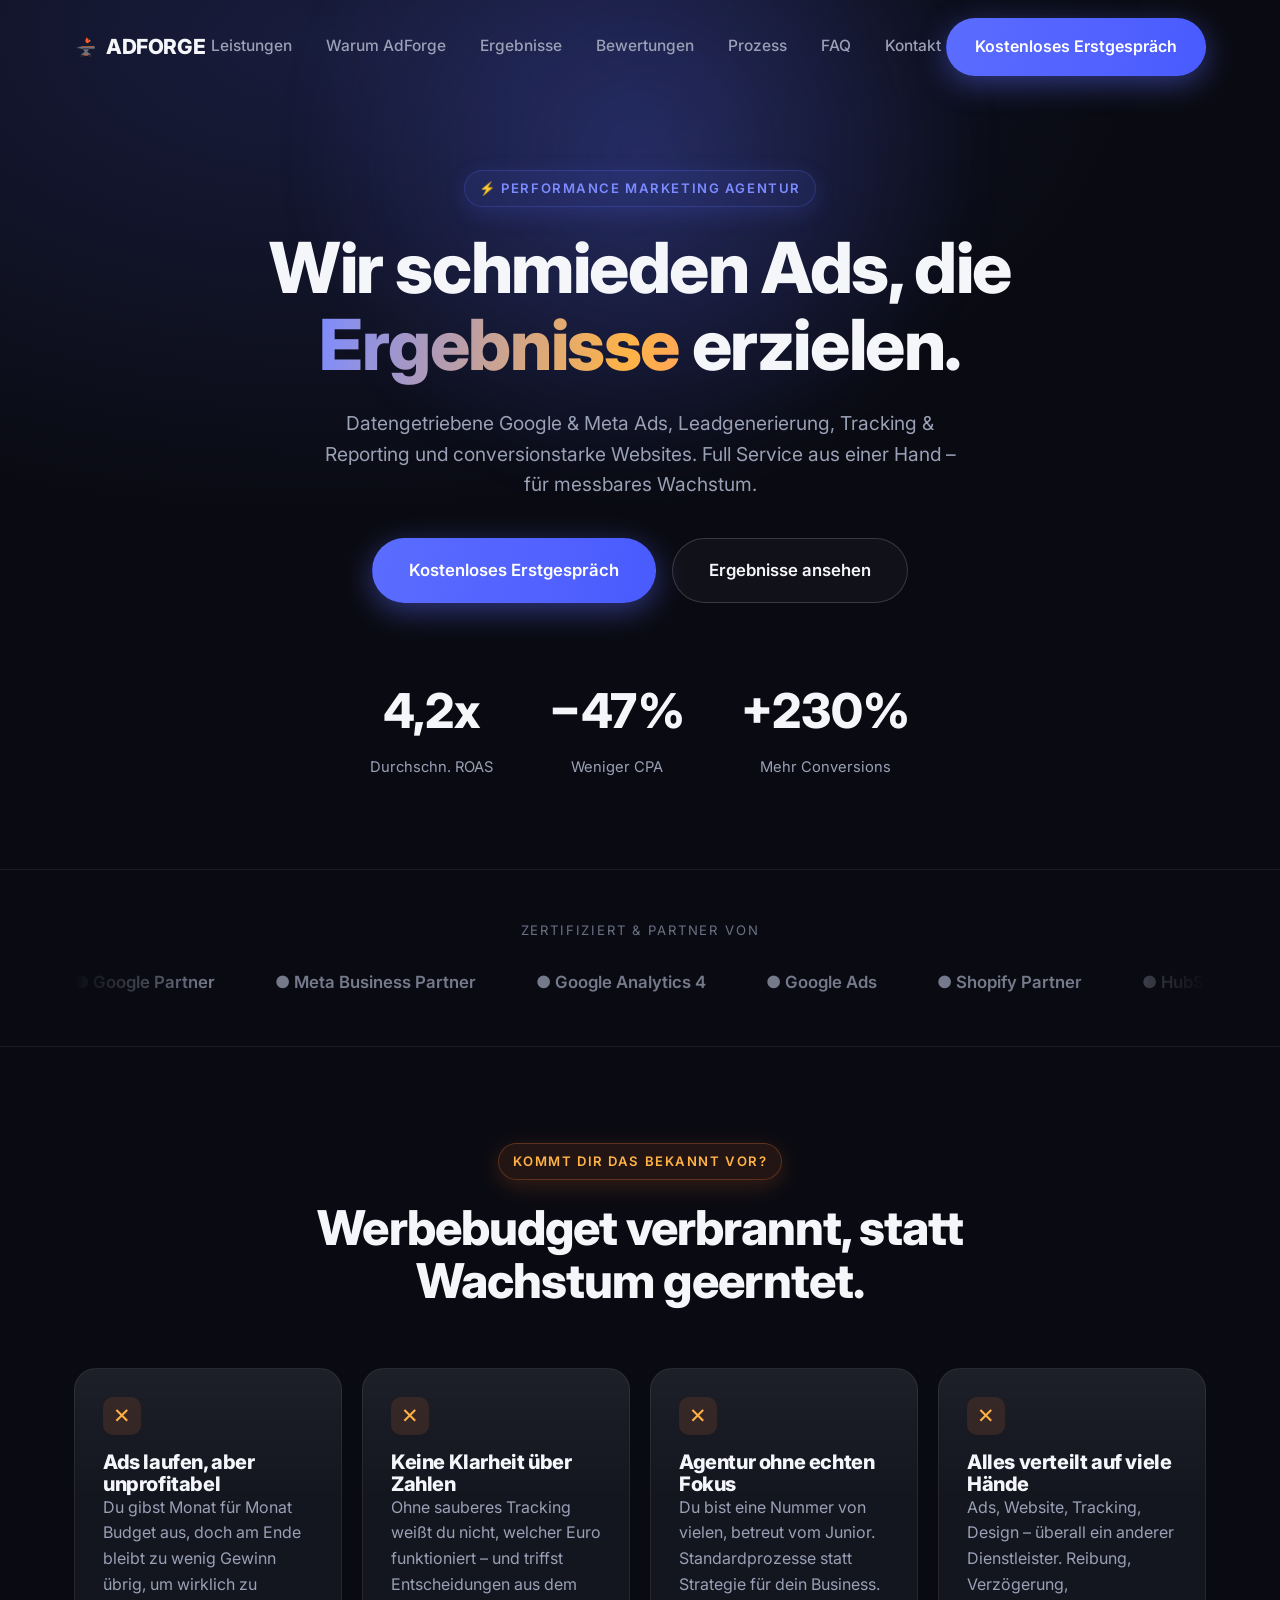
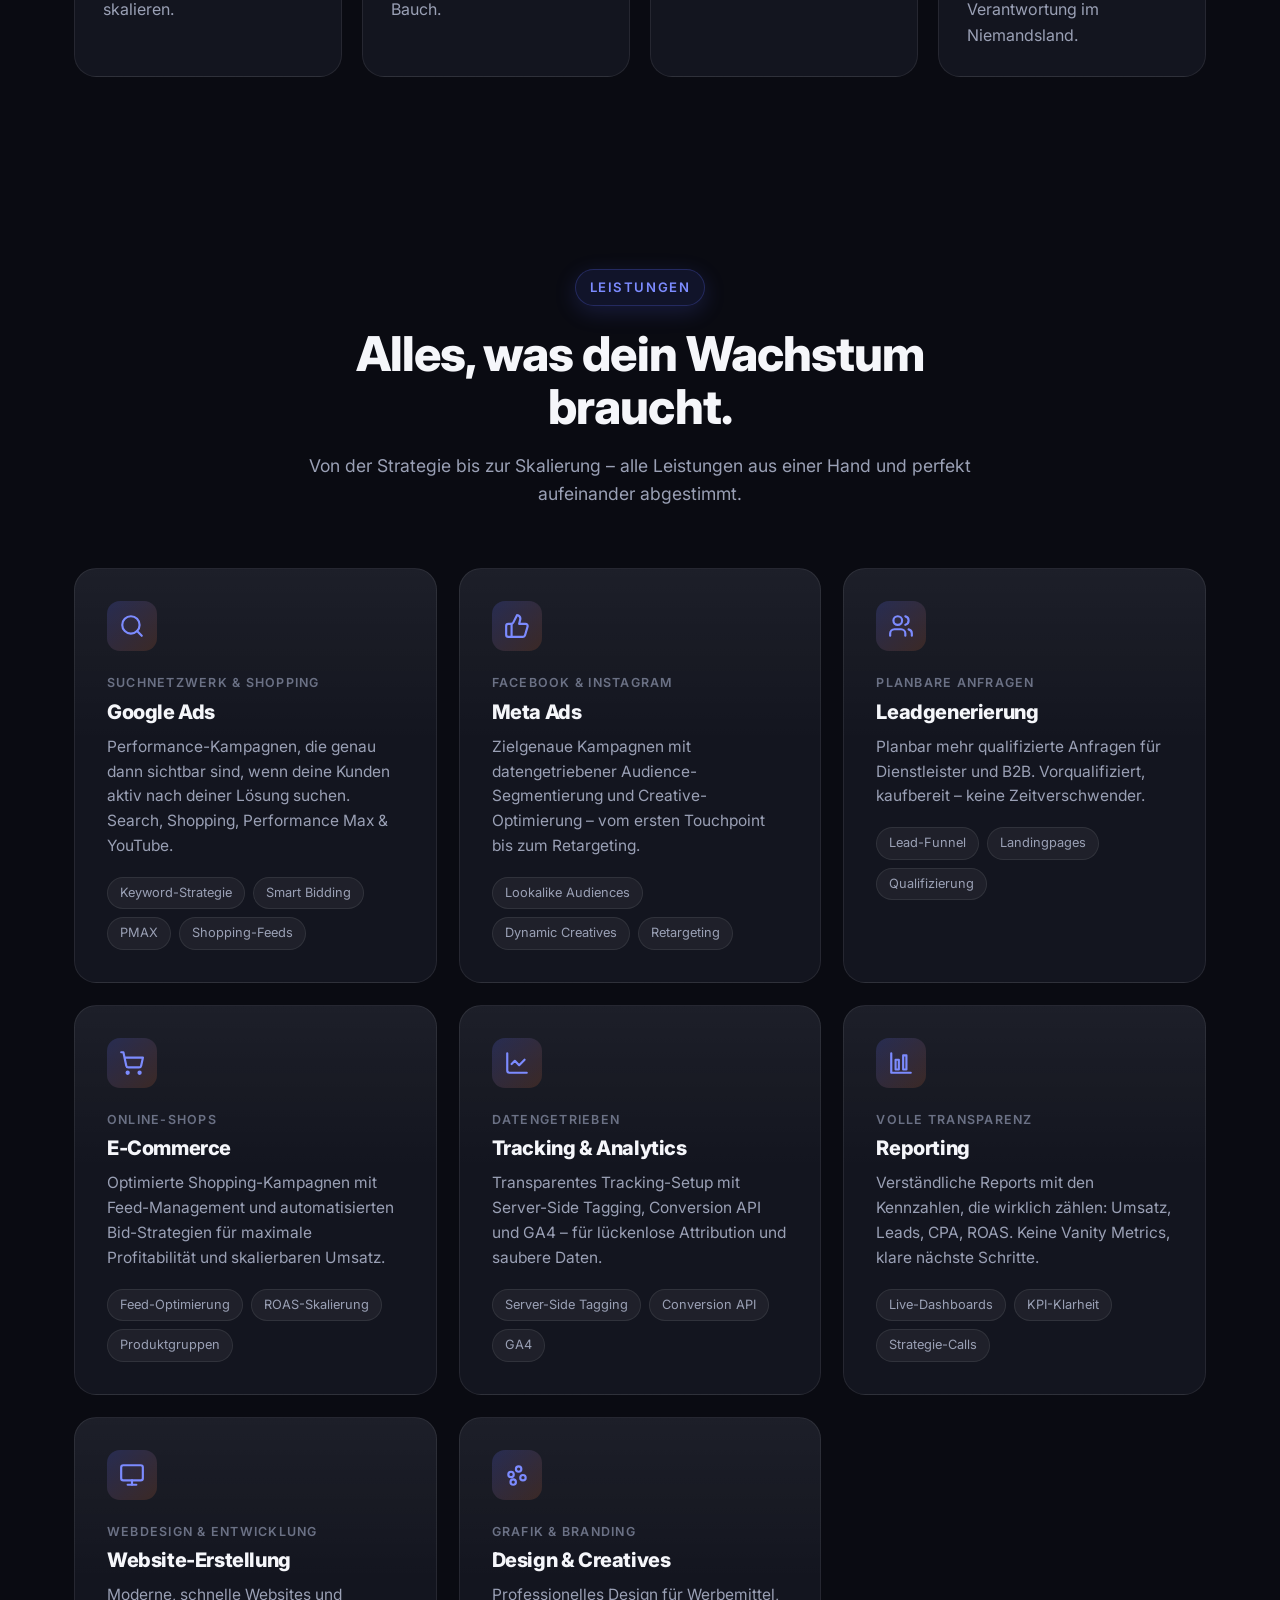
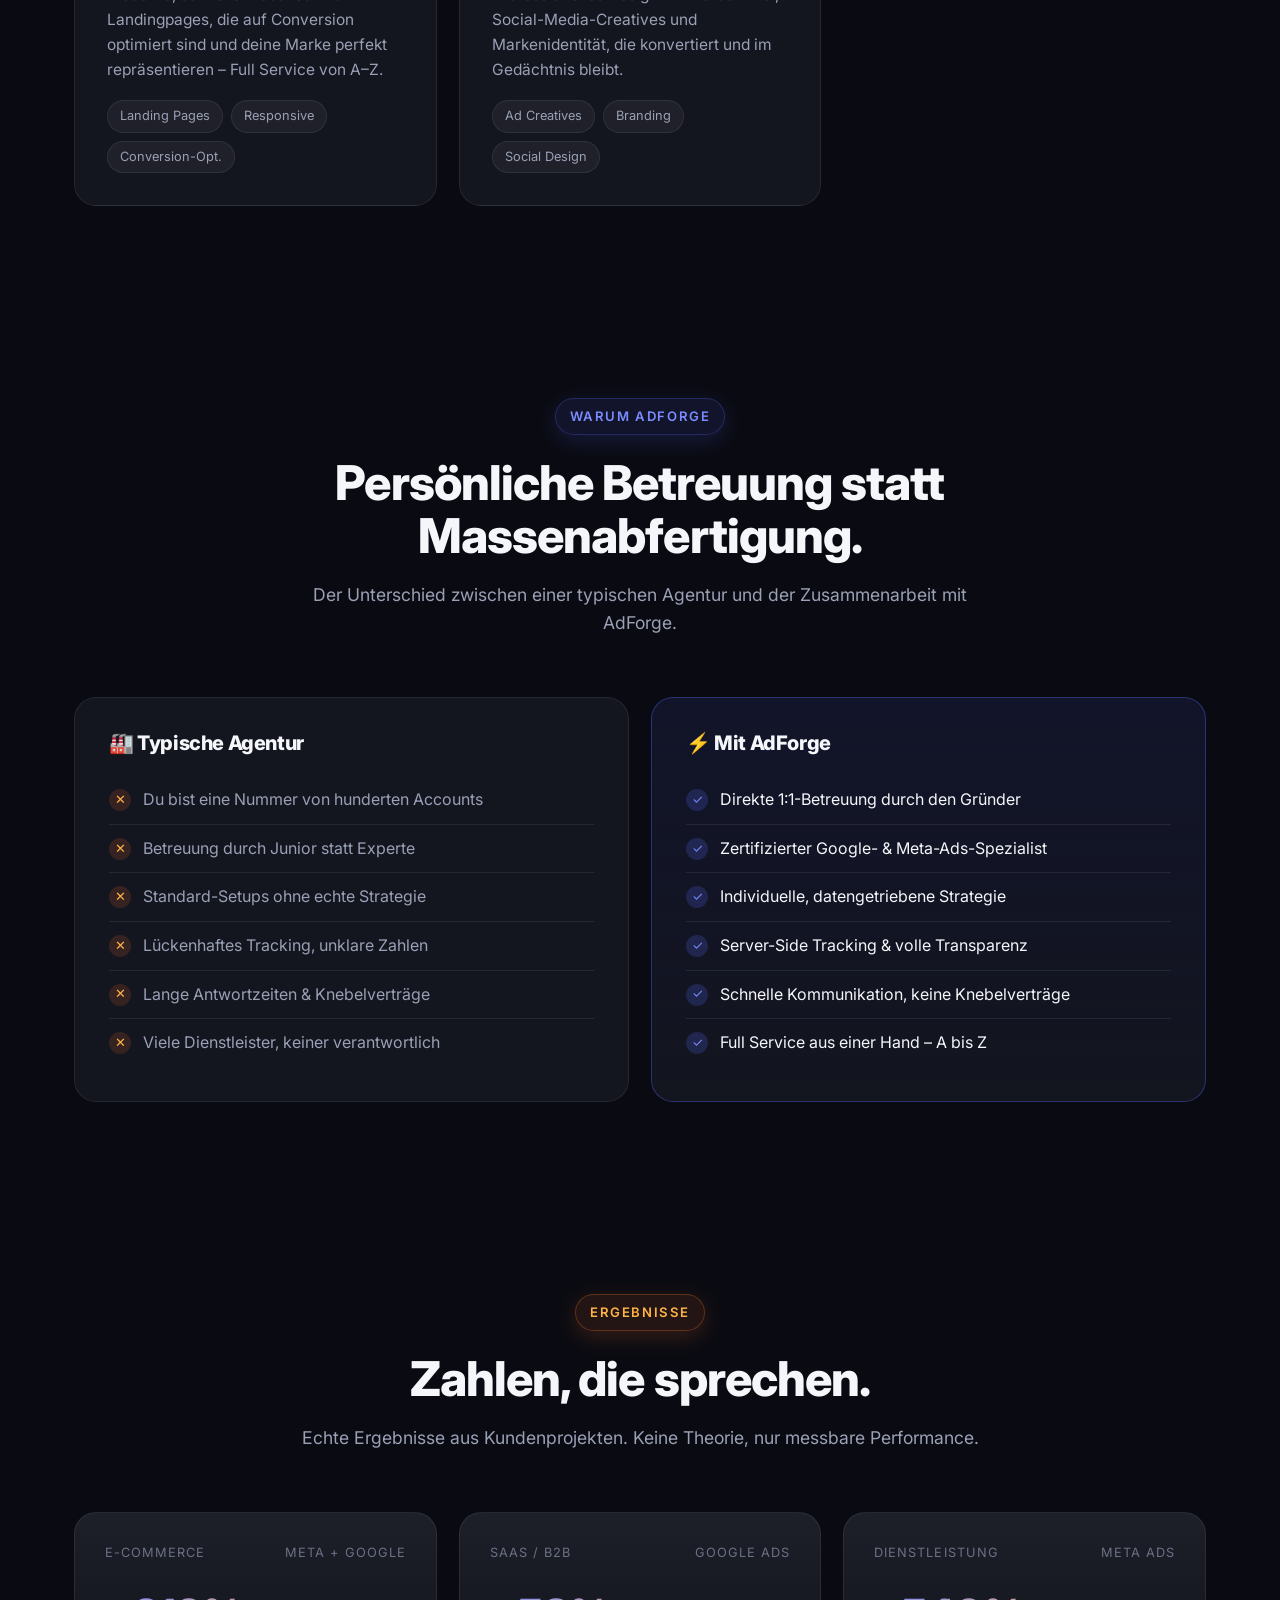
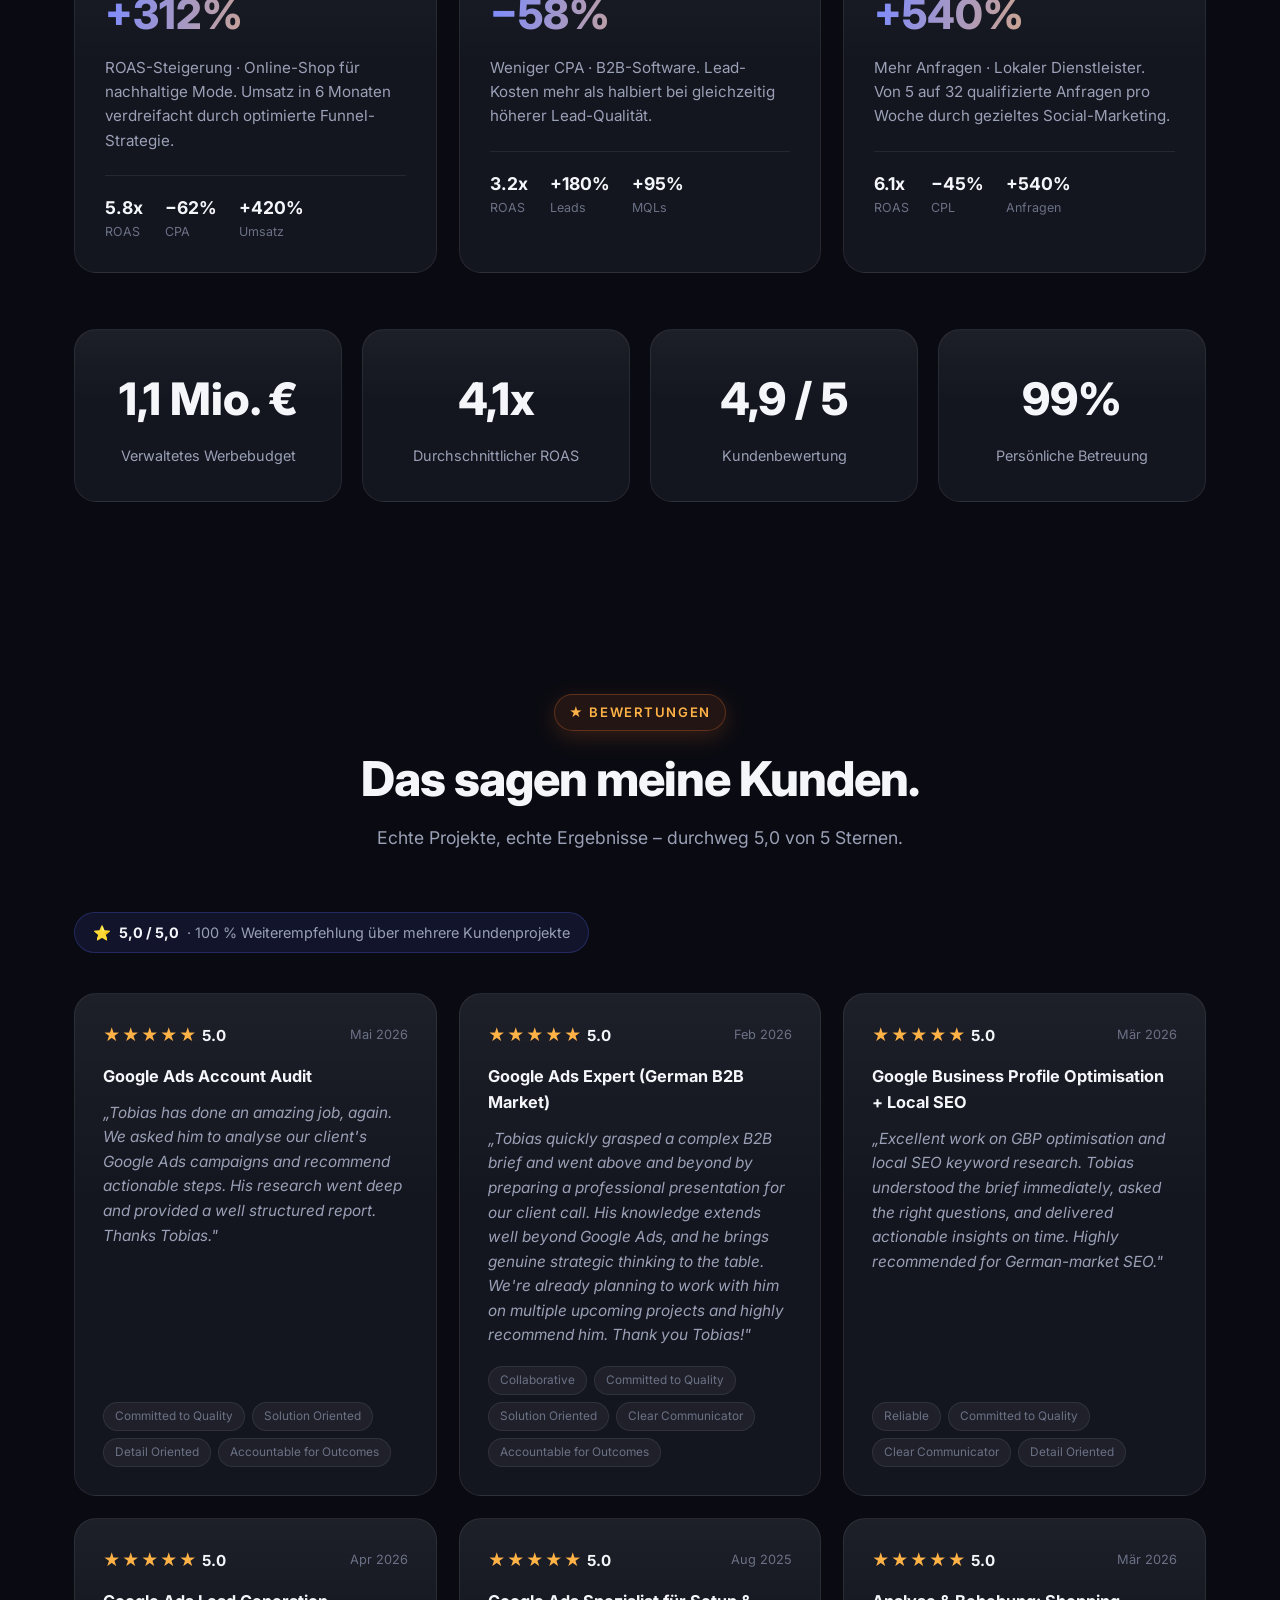
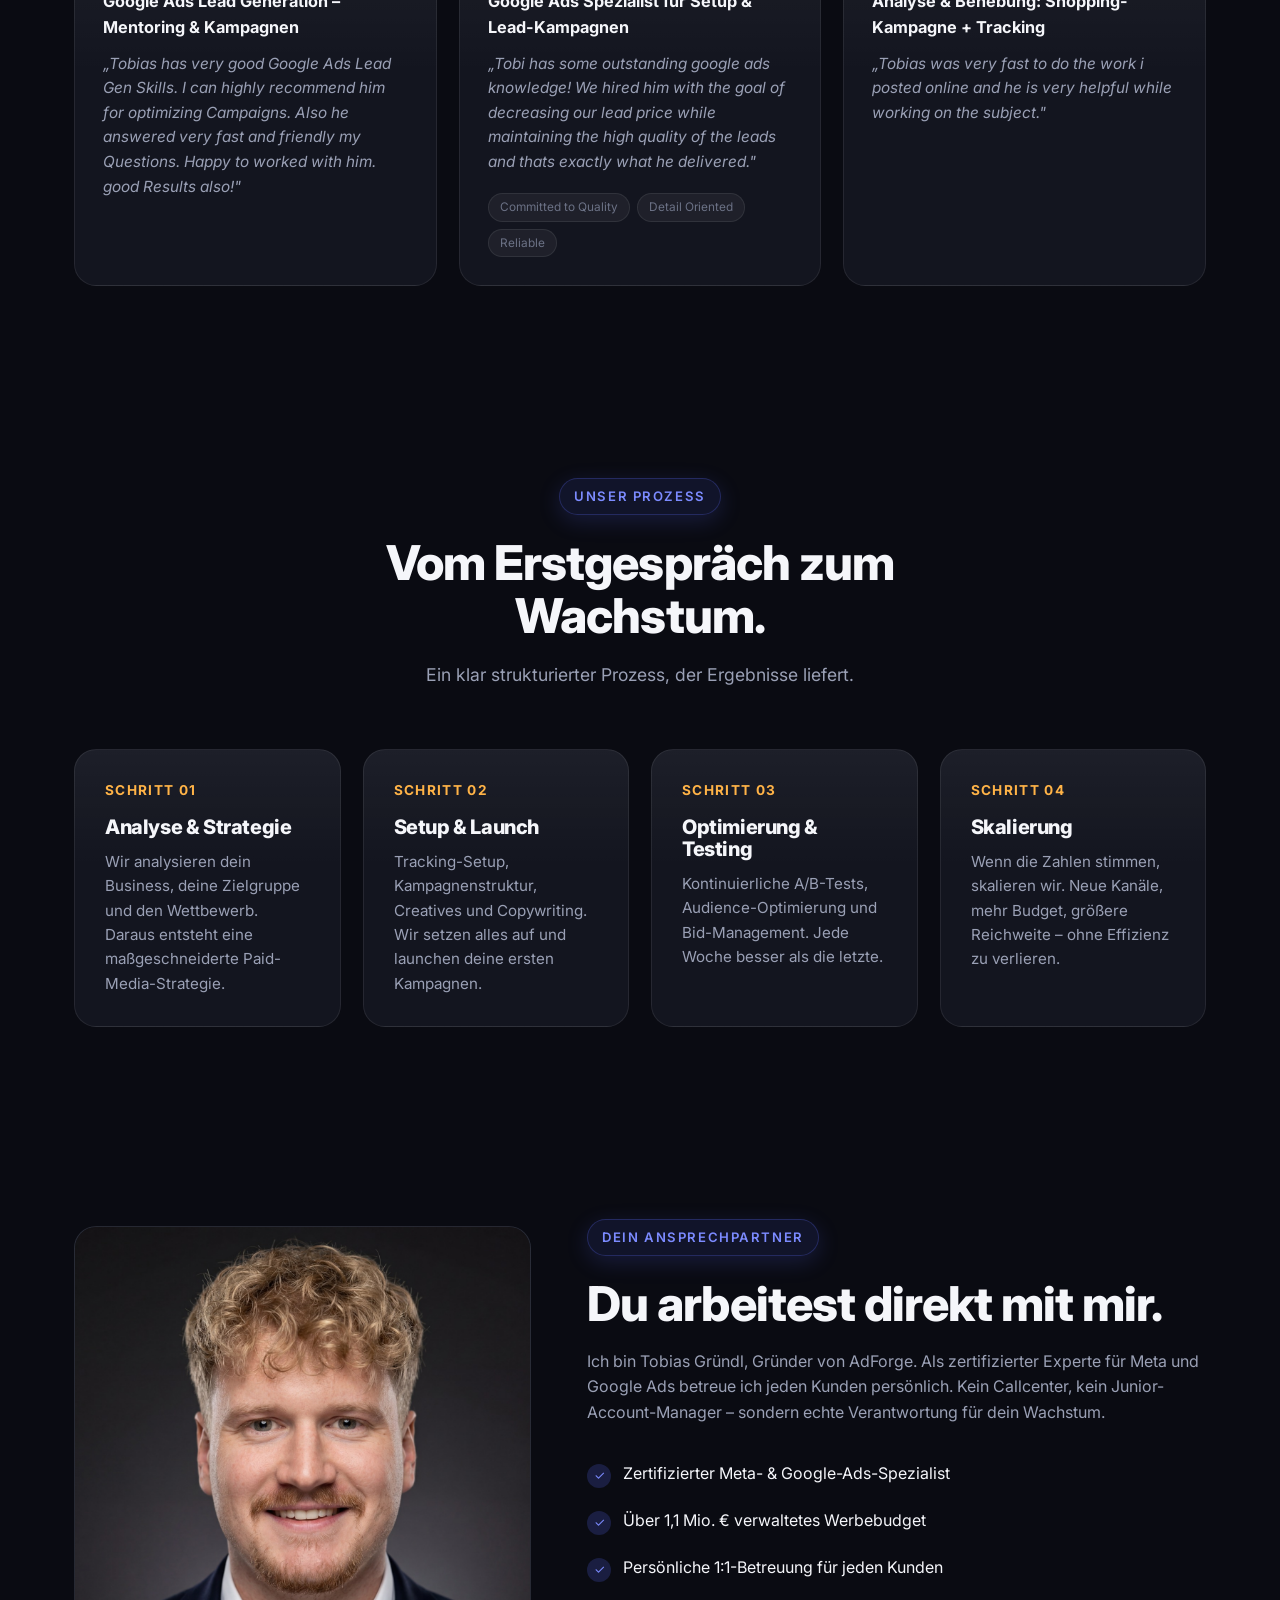
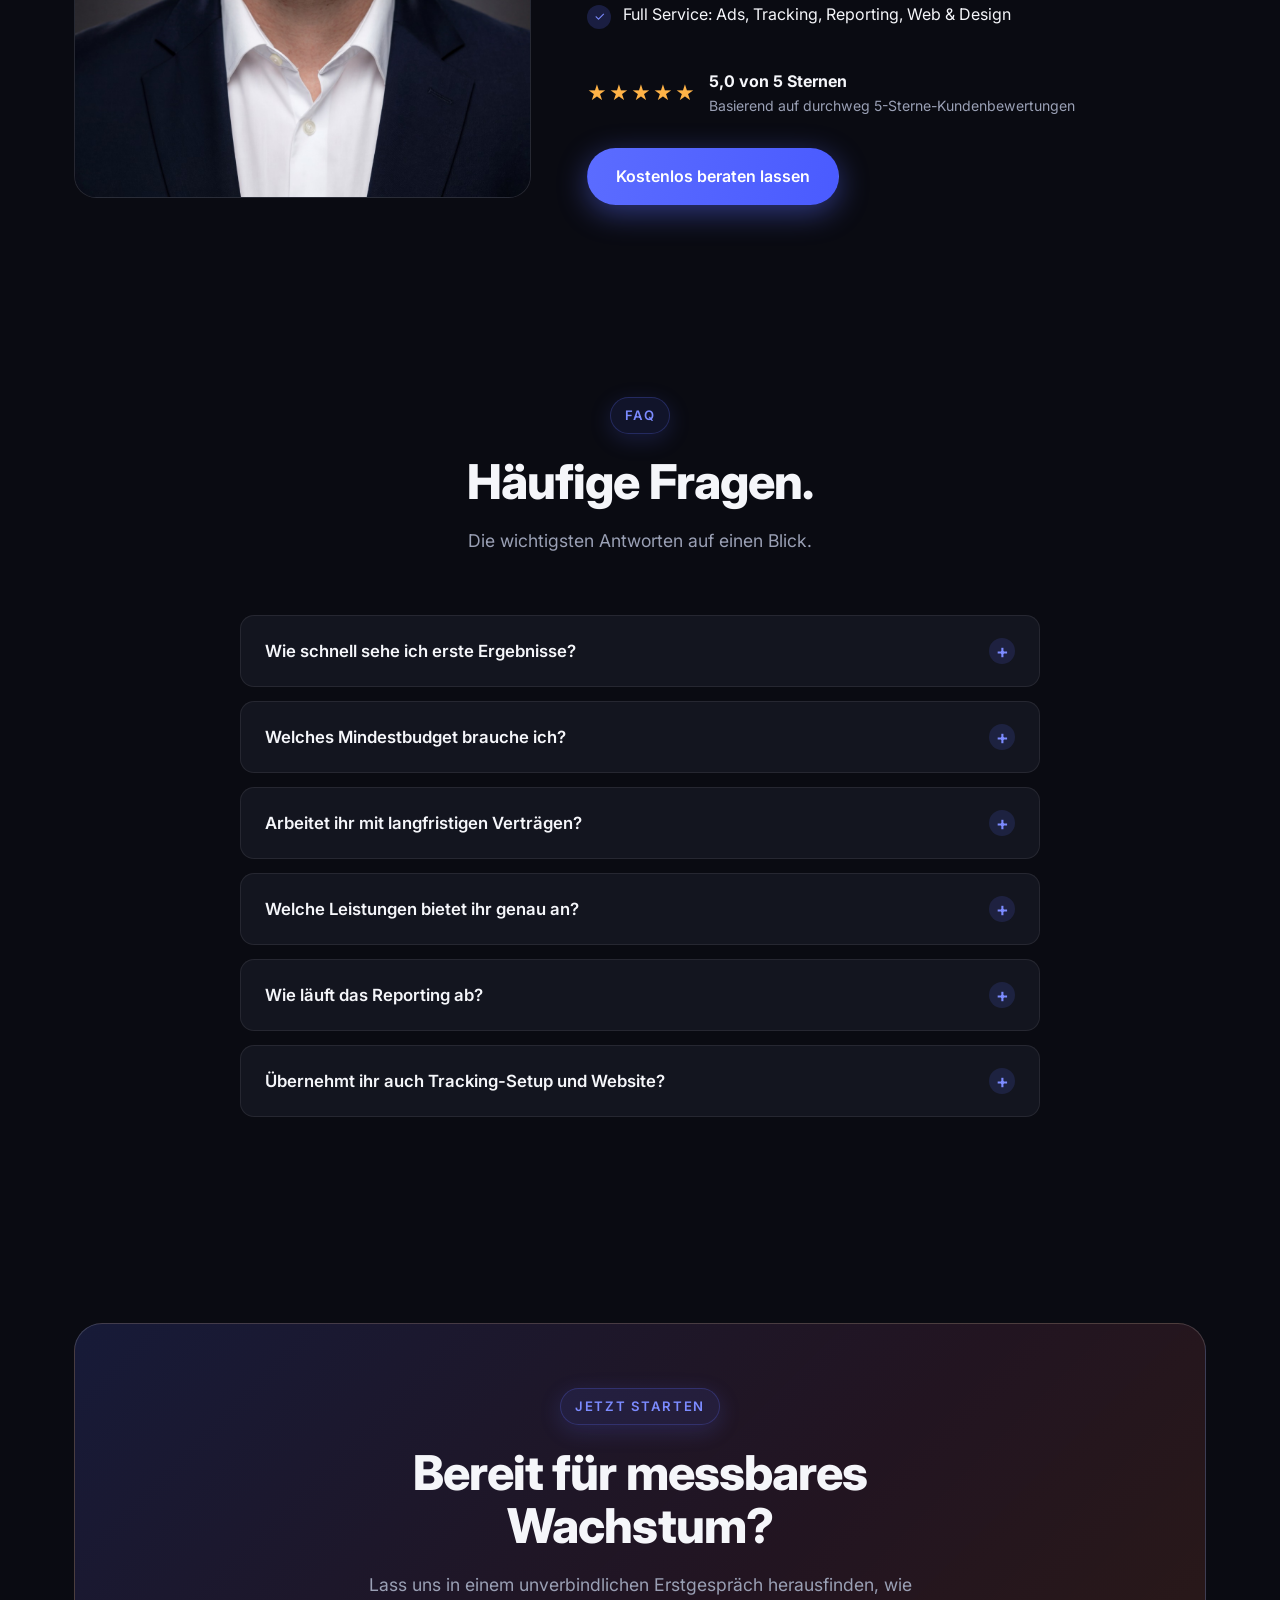
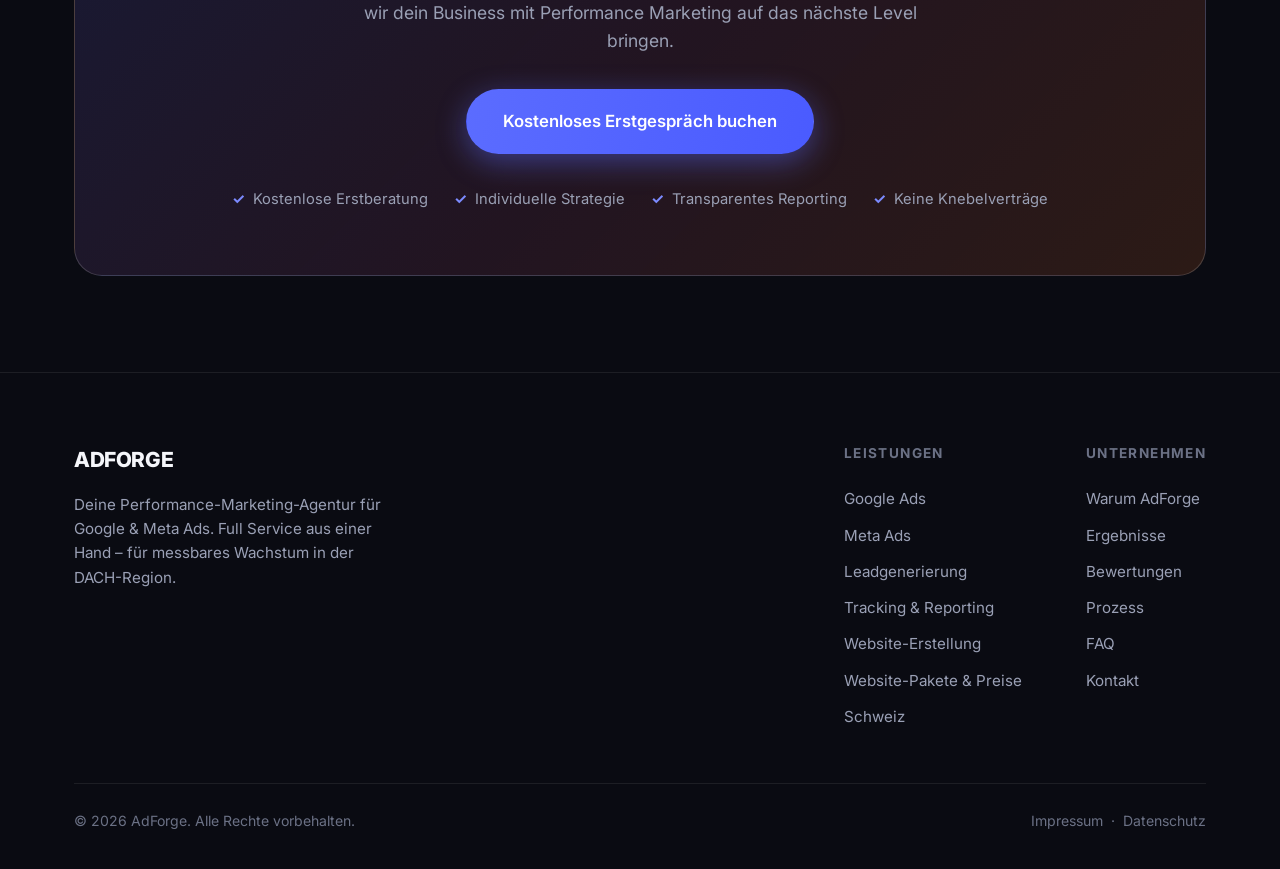
<file: index.html>
<!DOCTYPE html>
<html lang="de">
<head>
<!-- Google tag (gtag.js) -->
<script async src="https://www.googletagmanager.com/gtag/js?id=G-VGM3GDMBKW"></script>
<script>
window.dataLayer = window.dataLayer || [];
function gtag(){dataLayer.push(arguments);}
gtag('js', new Date());
gtag('config', 'G-VGM3GDMBKW');
</script>

<meta charset="UTF-8" />
<meta name="viewport" content="width=device-width, initial-scale=1" />
<meta name="theme-color" content="#0a0b12" />

<title>AdForge | Performance Marketing Agentur für Google &amp; Meta Ads</title>
<meta name="description" content="AdForge ist deine Performance-Marketing-Agentur für Google Ads &amp; Meta Ads. Leadgenerierung, E-Commerce, Tracking, Reporting und conversionstarke Websites – Full Service aus einer Hand. Persönliche 1:1-Betreuung in der DACH-Region." />
<meta name="keywords" content="Performance Marketing Agentur, Google Ads Agentur, Meta Ads Agentur, Facebook Ads, Leadgenerierung, E-Commerce Marketing, Conversion Tracking, Server-Side Tracking, Reporting, Website erstellen lassen, ROAS steigern, DACH" />
<meta name="author" content="AdForge – Tobias Gründl" />
<meta name="robots" content="index, follow, max-image-preview:large" />
<link rel="canonical" href="https://www.adforge-marketing.de/" />

<!-- Open Graph -->
<meta property="og:type" content="website" />
<meta property="og:locale" content="de_DE" />
<meta property="og:site_name" content="AdForge" />
<meta property="og:title" content="AdForge | Performance Marketing Agentur für Google &amp; Meta Ads" />
<meta property="og:description" content="Datengetriebene Google &amp; Meta Ads, Leadgenerierung, Tracking, Reporting und conversionstarke Websites – Full Service aus einer Hand." />
<meta property="og:url" content="https://www.adforge-marketing.de/" />
<meta property="og:image" content="https://www.adforge-marketing.de/og-image.jpg" />
<meta property="og:image:width" content="1200" />
<meta property="og:image:height" content="630" />

<!-- Twitter -->
<meta name="twitter:card" content="summary_large_image" />
<meta name="twitter:title" content="AdForge | Performance Marketing Agentur für Google &amp; Meta Ads" />
<meta name="twitter:description" content="Datengetriebene Google &amp; Meta Ads, Leadgenerierung, Tracking, Reporting und conversionstarke Websites – Full Service aus einer Hand." />
<meta name="twitter:image" content="https://www.adforge-marketing.de/og-image.jpg" />

<link rel="icon" type="image/svg+xml" href="images/adforge-logo.svg" />

<link rel="preconnect" href="https://fonts.googleapis.com" />
<link rel="preconnect" href="https://fonts.gstatic.com" crossorigin />
<link href="https://fonts.googleapis.com/css2?family=Inter:wght@400;500;600;700;800&display=swap" rel="stylesheet" />
<link rel="stylesheet" href="styles.css?v=3" />

<!-- Structured data -->
<script type="application/ld+json">
{
"@context": "https://schema.org",
"@type": "ProfessionalService",
"name": "AdForge",
"image": "https://www.adforge-marketing.de/og-image.jpg",
"@id": "https://www.adforge-marketing.de/#organization",
"url": "https://www.adforge-marketing.de/",
"telephone": "+4915901967533",
"email": "info@adforge-marketing.de",
"description": "Performance-Marketing-Agentur für Google Ads und Meta Ads. Full-Service: Leadgenerierung, E-Commerce, Tracking, Reporting und Website-Erstellung.",
"priceRange": "€€",
"areaServed": ["DE", "AT", "CH"],
"founder": { "@type": "Person", "name": "Tobias Gründl", "jobTitle": "Gründer & Performance Marketing Experte" },
"address": { "@type": "PostalAddress", "addressRegion": "DACH", "addressCountry": "DE" },
"sameAs": [],
"aggregateRating": { "@type": "AggregateRating", "ratingValue": "5.0", "bestRating": "5", "ratingCount": "12" }
}
</script>
<script type="application/ld+json">
{
"@context": "https://schema.org",
"@type": "WebSite",
"name": "AdForge",
"url": "https://www.adforge-marketing.de/"
}
</script>
<script type="application/ld+json">
{
"@context": "https://schema.org",
"@type": "Product",
"name": "AdForge – Google &amp; Meta Ads Performance Marketing",
"description": "Performance-Marketing-Dienstleistungen von AdForge: Google Ads, Meta Ads, Leadgenerierung, Tracking, Reporting und Website-Erstellung.",
"brand": { "@type": "Brand", "name": "AdForge" },
"aggregateRating": { "@type": "AggregateRating", "ratingValue": "5.0", "bestRating": "5", "ratingCount": "6", "reviewCount": "6" },
"review": [
{ "@type": "Review", "name": "Google Ads Account Audit", "reviewRating": { "@type": "Rating", "ratingValue": "5", "bestRating": "5" }, "author": { "@type": "Person", "name": "Verifizierter Kunde" }, "reviewBody": "Tobias has done an amazing job, again. We asked him to analyse our client's Google Ads campaigns and recommend actionable steps. His research went deep and provided a well structured report. Thanks Tobias." },
{ "@type": "Review", "name": "Google Ads Expert (German B2B Market)", "reviewRating": { "@type": "Rating", "ratingValue": "5", "bestRating": "5" }, "author": { "@type": "Person", "name": "Verifizierter Kunde" }, "reviewBody": "Tobias quickly grasped a complex B2B brief and went above and beyond by preparing a professional presentation for our client call. His knowledge extends well beyond Google Ads, and he brings genuine strategic thinking to the table. Highly recommend him." },
{ "@type": "Review", "name": "Google Business Profile Optimisation + Local SEO", "reviewRating": { "@type": "Rating", "ratingValue": "5", "bestRating": "5" }, "author": { "@type": "Person", "name": "Verifizierter Kunde" }, "reviewBody": "Excellent work on GBP optimisation and local SEO keyword research. Tobias understood the brief immediately, asked the right questions, and delivered actionable insights on time. Highly recommended for German-market SEO." },
{ "@type": "Review", "name": "Google Ads Lead Generation – Mentoring & Kampagnen", "reviewRating": { "@type": "Rating", "ratingValue": "5", "bestRating": "5" }, "author": { "@type": "Person", "name": "Verifizierter Kunde" }, "reviewBody": "Tobias has very good Google Ads Lead Gen Skills. I can highly recommend him for optimizing Campaigns. Also he answered very fast and friendly my Questions. good Results also!" },
{ "@type": "Review", "name": "Google Ads Spezialist für Setup & Lead-Kampagnen", "reviewRating": { "@type": "Rating", "ratingValue": "5", "bestRating": "5" }, "author": { "@type": "Person", "name": "Verifizierter Kunde" }, "reviewBody": "Tobi has some outstanding google ads knowledge! We hired him with the goal of decreasing our lead price while maintaining the high quality of the leads and thats exactly what he delivered." },
{ "@type": "Review", "name": "Analyse &amp; Behebung: Shopping-Kampagne + Tracking", "reviewRating": { "@type": "Rating", "ratingValue": "5", "bestRating": "5" }, "author": { "@type": "Person", "name": "Verifizierter Kunde" }, "reviewBody": "Tobias was very fast to do the work i posted online and he is very helpful while working on the subject." }
]
}
</script>
<script type="application/ld+json">
{
"@context": "https://schema.org",
"@type": "FAQPage",
"mainEntity": [
{ "@type": "Question", "name": "Wie schnell sehe ich erste Ergebnisse?", "acceptedAnswer": { "@type": "Answer", "text": "Erste Daten und Optimierungssignale liegen meist innerhalb der ersten 1–2 Wochen vor. Belastbare, profitable Ergebnisse entstehen in der Regel nach 4–8 Wochen kontinuierlicher Optimierung – abhängig von Budget, Branche und Zielsetzung." } },
{ "@type": "Question", "name": "Welches Mindestbudget brauche ich?", "acceptedAnswer": { "@type": "Answer", "text": "Sinnvoll starten wir meist ab rund 1.000 € Werbebudget pro Monat. Wichtiger als das Budget ist ein überzeugendes Angebot und gesunde Margen, damit wir profitabel skalieren können." } },
{ "@type": "Question", "name": "Arbeitet ihr mit langfristigen Verträgen?", "acceptedAnswer": { "@type": "Answer", "text": "Nein. Wir setzen auf Ergebnisse statt Knebelverträge. Die Zusammenarbeit ist flexibel kündbar – unsere Kunden bleiben, weil die Resultate stimmen." } },
{ "@type": "Question", "name": "Welche Leistungen bietet ihr an?", "acceptedAnswer": { "@type": "Answer", "text": "Google Ads, Meta Ads, Leadgenerierung, E-Commerce-Skalierung, Conversion- und Server-Side-Tracking, transparentes Reporting sowie Website- und Landingpage-Erstellung – alle Leistungen gleichwertig, Full Service von A bis Z." } },
{ "@type": "Question", "name": "Wie läuft das Reporting ab?", "acceptedAnswer": { "@type": "Answer", "text": "Du erhältst ein transparentes, verständliches Reporting mit den Kennzahlen, die wirklich zählen – plus regelmäßige Strategie-Updates. Keine Vanity Metrics, sondern Umsatz, Leads, CPA und ROAS." } },
{ "@type": "Question", "name": "Übernehmt ihr auch Tracking-Setup und Website?", "acceptedAnswer": { "@type": "Answer", "text": "Ja. Wir richten sauberes Tracking mit Server-Side Tagging, GA4 und Conversion API ein und bauen bei Bedarf schnelle, conversion-optimierte Websites und Landingpages – alles aus einer Hand." } }
]
}
</script>
</head>
<body>

<!-- ===== Header ===== -->
<header class="header">
<div class="container nav">
<a href="#top" class="logo" aria-label="AdForge Startseite">
<span class="logo-mark"><img src="images/adforge-logo.svg" alt="" /></span>ADFORGE
</a>
<nav class="nav-links" aria-label="Hauptnavigation">
<a href="#leistungen">Leistungen</a>
<a href="#warum">Warum AdForge</a>
<a href="#ergebnisse">Ergebnisse</a>
<a href="#bewertungen">Bewertungen</a>
<a href="#prozess">Prozess</a>
<a href="#faq">FAQ</a>
<a href="kontakt.html">Kontakt</a>
</nav>
<div class="nav-cta">
<a href="kontakt.html" class="btn btn-primary">Kostenloses Erstgespräch</a>
<button class="nav-toggle" aria-label="Menü öffnen"><span></span><span></span><span></span></button>
</div>
</div>
</header>

<main id="top">

<!-- ===== Hero ===== -->
<section class="hero">
<div class="hero-glow"></div>
<div class="container">
<span class="eyebrow reveal">⚡ Performance Marketing Agentur</span>
<h1 class="reveal d1">Wir schmieden Ads, die <span class="gradient-text">Ergebnisse</span> erzielen.</h1>
<p class="sub reveal d2">Datengetriebene Google &amp; Meta Ads, Leadgenerierung, Tracking &amp; Reporting und conversionstarke Websites. Full Service aus einer Hand – für messbares Wachstum.</p>
<div class="hero-cta reveal d3">
<a href="kontakt.html" class="btn btn-primary btn-lg">Kostenloses Erstgespräch</a>
<a href="#ergebnisse" class="btn btn-ghost btn-lg">Ergebnisse ansehen</a>
</div>
<div class="hero-stats reveal d4">
<div class="stat"><div class="num" data-count="4.2" data-suffix="x">0</div><div class="label">Durchschn. ROAS</div></div>
<div class="stat"><div class="num" data-count="47" data-prefix="−" data-suffix="%">0</div><div class="label">Weniger CPA</div></div>
<div class="stat"><div class="num" data-count="230" data-prefix="+" data-suffix="%">0</div><div class="label">Mehr Conversions</div></div>
</div>
</div>
</section>

<!-- ===== Trust bar ===== -->
<section class="trust" aria-label="Zertifizierungen und Partner">
<div class="container">
<p class="trust-label">Zertifiziert &amp; Partner von</p>
<div class="marquee">
<div class="marquee-track">
<span class="brand-chip">● Google Partner</span>
<span class="brand-chip">● Meta Business Partner</span>
<span class="brand-chip">● Google Analytics 4</span>
<span class="brand-chip">● Google Ads</span>
<span class="brand-chip">● Shopify Partner</span>
<span class="brand-chip">● HubSpot</span>
<!-- duplicate for seamless loop -->
<span class="brand-chip">● Google Partner</span>
<span class="brand-chip">● Meta Business Partner</span>
<span class="brand-chip">● Google Analytics 4</span>
<span class="brand-chip">● Google Ads</span>
<span class="brand-chip">● Shopify Partner</span>
<span class="brand-chip">● HubSpot</span>
</div>
</div>
</div>
</section>

<!-- ===== Pain points ===== -->
<section id="problem">
<div class="container">
<div class="section-head reveal">
<span class="eyebrow ember">Kommt dir das bekannt vor?</span>
<h2>Werbebudget verbrannt, statt Wachstum geerntet.</h2>
</div>
<div class="pains">
<div class="pain reveal"><div class="x">✕</div><h3>Ads laufen, aber unprofitabel</h3><p>Du gibst Monat für Monat Budget aus, doch am Ende bleibt zu wenig Gewinn übrig, um wirklich zu skalieren.</p></div>
<div class="pain reveal d1"><div class="x">✕</div><h3>Keine Klarheit über Zahlen</h3><p>Ohne sauberes Tracking weißt du nicht, welcher Euro funktioniert – und triffst Entscheidungen aus dem Bauch.</p></div>
<div class="pain reveal d2"><div class="x">✕</div><h3>Agentur ohne echten Fokus</h3><p>Du bist eine Nummer von vielen, betreut vom Junior. Standardprozesse statt Strategie für dein Business.</p></div>
<div class="pain reveal d3"><div class="x">✕</div><h3>Alles verteilt auf viele Hände</h3><p>Ads, Website, Tracking, Design – überall ein anderer Dienstleister. Reibung, Verzögerung, Verantwortung im Niemandsland.</p></div>
</div>
</div>
</section>

<!-- ===== Services ===== -->
<section id="leistungen">
<div class="container">
<div class="section-head reveal">
<span class="eyebrow">Leistungen</span>
<h2>Alles, was dein Wachstum braucht.</h2>
<p>Von der Strategie bis zur Skalierung – alle Leistungen aus einer Hand und perfekt aufeinander abgestimmt.</p>
</div>
<div class="services-grid">

<article class="service reveal">
<div class="ico"><svg viewBox="0 0 24 24" fill="none" stroke-width="2" stroke-linecap="round" stroke-linejoin="round"><path d="m21 21-4.3-4.3"/><circle cx="11" cy="11" r="8"/></svg></div>
<span class="tag">Suchnetzwerk &amp; Shopping</span>
<h3>Google Ads</h3>
<p>Performance-Kampagnen, die genau dann sichtbar sind, wenn deine Kunden aktiv nach deiner Lösung suchen. Search, Shopping, Performance Max &amp; YouTube.</p>
<div class="chips"><span class="chip">Keyword-Strategie</span><span class="chip">Smart Bidding</span><span class="chip">PMAX</span><span class="chip">Shopping-Feeds</span></div>
</article>

<article class="service reveal d1">
<div class="ico"><svg viewBox="0 0 24 24" fill="none" stroke-width="2" stroke-linecap="round" stroke-linejoin="round"><path d="M7 10v12"/><path d="M15 5.88 14 10h5.83a2 2 0 0 1 1.92 2.56l-2.33 8A2 2 0 0 1 17.5 22H4a2 2 0 0 1-2-2v-8a2 2 0 0 1 2-2h2.76a2 2 0 0 0 1.79-1.11L12 2a3.13 3.13 0 0 1 3 3.88Z"/></svg></div>
<span class="tag">Facebook &amp; Instagram</span>
<h3>Meta Ads</h3>
<p>Zielgenaue Kampagnen mit datengetriebener Audience-Segmentierung und Creative-Optimierung – vom ersten Touchpoint bis zum Retargeting.</p>
<div class="chips"><span class="chip">Lookalike Audiences</span><span class="chip">Dynamic Creatives</span><span class="chip">Retargeting</span></div>
</article>

<article class="service reveal d2">
<div class="ico"><svg viewBox="0 0 24 24" fill="none" stroke-width="2" stroke-linecap="round" stroke-linejoin="round"><path d="M16 21v-2a4 4 0 0 0-4-4H6a4 4 0 0 0-4 4v2"/><circle cx="9" cy="7" r="4"/><path d="M22 21v-2a4 4 0 0 0-3-3.87"/><path d="M16 3.13a4 4 0 0 1 0 7.75"/></svg></div>
<span class="tag">Planbare Anfragen</span>
<h3>Leadgenerierung</h3>
<p>Planbar mehr qualifizierte Anfragen für Dienstleister und B2B. Vorqualifiziert, kaufbereit – keine Zeitverschwender.</p>
<div class="chips"><span class="chip">Lead-Funnel</span><span class="chip">Landingpages</span><span class="chip">Qualifizierung</span></div>
</article>

<article class="service reveal">
<div class="ico"><svg viewBox="0 0 24 24" fill="none" stroke-width="2" stroke-linecap="round" stroke-linejoin="round"><circle cx="8" cy="21" r="1"/><circle cx="19" cy="21" r="1"/><path d="M2.05 2.05h2l2.66 12.42a2 2 0 0 0 2 1.58h9.78a2 2 0 0 0 1.95-1.57l1.65-7.43H5.12"/></svg></div>
<span class="tag">Online-Shops</span>
<h3>E-Commerce</h3>
<p>Optimierte Shopping-Kampagnen mit Feed-Management und automatisierten Bid-Strategien für maximale Profitabilität und skalierbaren Umsatz.</p>
<div class="chips"><span class="chip">Feed-Optimierung</span><span class="chip">ROAS-Skalierung</span><span class="chip">Produktgruppen</span></div>
</article>

<article class="service reveal d1">
<div class="ico"><svg viewBox="0 0 24 24" fill="none" stroke-width="2" stroke-linecap="round" stroke-linejoin="round"><path d="M3 3v16a2 2 0 0 0 2 2h16"/><path d="m19 9-5 5-4-4-3 3"/></svg></div>
<span class="tag">Datengetrieben</span>
<h3>Tracking &amp; Analytics</h3>
<p>Transparentes Tracking-Setup mit Server-Side Tagging, Conversion API und GA4 – für lückenlose Attribution und saubere Daten.</p>
<div class="chips"><span class="chip">Server-Side Tagging</span><span class="chip">Conversion API</span><span class="chip">GA4</span></div>
</article>

<article class="service reveal d2">
<div class="ico"><svg viewBox="0 0 24 24" fill="none" stroke-width="2" stroke-linecap="round" stroke-linejoin="round"><path d="M3 3v18h18"/><rect x="7" y="9" width="3" height="9"/><rect x="14" y="5" width="3" height="13"/></svg></div>
<span class="tag">Volle Transparenz</span>
<h3>Reporting</h3>
<p>Verständliche Reports mit den Kennzahlen, die wirklich zählen: Umsatz, Leads, CPA, ROAS. Keine Vanity Metrics, klare nächste Schritte.</p>
<div class="chips"><span class="chip">Live-Dashboards</span><span class="chip">KPI-Klarheit</span><span class="chip">Strategie-Calls</span></div>
</article>

<article class="service reveal">
<div class="ico"><svg viewBox="0 0 24 24" fill="none" stroke-width="2" stroke-linecap="round" stroke-linejoin="round"><rect x="2" y="3" width="20" height="14" rx="2"/><line x1="8" y1="21" x2="16" y2="21"/><line x1="12" y1="17" x2="12" y2="21"/></svg></div>
<span class="tag">Webdesign &amp; Entwicklung</span>
<h3>Website-Erstellung</h3>
<p>Moderne, schnelle Websites und Landingpages, die auf Conversion optimiert sind und deine Marke perfekt repräsentieren – Full Service von A–Z.</p>
<div class="chips"><span class="chip">Landing Pages</span><span class="chip">Responsive</span><span class="chip">Conversion-Opt.</span></div>
</article>

<article class="service reveal d1">
<div class="ico"><svg viewBox="0 0 24 24" fill="none" stroke-width="2" stroke-linecap="round" stroke-linejoin="round"><circle cx="13.5" cy="6.5" r="2.5"/><circle cx="6.5" cy="11.5" r="2.5"/><circle cx="17.5" cy="14.5" r="2.5"/><circle cx="8.5" cy="18.5" r="2.5"/></svg></div>
<span class="tag">Grafik &amp; Branding</span>
<h3>Design &amp; Creatives</h3>
<p>Professionelles Design für Werbemittel, Social-Media-Creatives und Markenidentität, die konvertiert und im Gedächtnis bleibt.</p>
<div class="chips"><span class="chip">Ad Creatives</span><span class="chip">Branding</span><span class="chip">Social Design</span></div>
</article>

</div>
</div>
</section>

<!-- ===== Why AdForge ===== -->
<section id="warum">
<div class="container">
<div class="section-head reveal">
<span class="eyebrow">Warum AdForge</span>
<h2>Persönliche Betreuung statt Massenabfertigung.</h2>
<p>Der Unterschied zwischen einer typischen Agentur und der Zusammenarbeit mit AdForge.</p>
</div>
<div class="compare">
<div class="compare-col bad reveal">
<h3>🏭 Typische Agentur</h3>
<ul>
<li><span class="ic">✕</span> Du bist eine Nummer von hunderten Accounts</li>
<li><span class="ic">✕</span> Betreuung durch Junior statt Experte</li>
<li><span class="ic">✕</span> Standard-Setups ohne echte Strategie</li>
<li><span class="ic">✕</span> Lückenhaftes Tracking, unklare Zahlen</li>
<li><span class="ic">✕</span> Lange Antwortzeiten &amp; Knebelverträge</li>
<li><span class="ic">✕</span> Viele Dienstleister, keiner verantwortlich</li>
</ul>
</div>
<div class="compare-col good reveal d1">
<h3>⚡ Mit AdForge</h3>
<ul>
<li><span class="ic">✓</span> Direkte 1:1-Betreuung durch den Gründer</li>
<li><span class="ic">✓</span> Zertifizierter Google- &amp; Meta-Ads-Spezialist</li>
<li><span class="ic">✓</span> Individuelle, datengetriebene Strategie</li>
<li><span class="ic">✓</span> Server-Side Tracking &amp; volle Transparenz</li>
<li><span class="ic">✓</span> Schnelle Kommunikation, keine Knebelverträge</li>
<li><span class="ic">✓</span> Full Service aus einer Hand – A bis Z</li>
</ul>
</div>
</div>
</div>
</section>

<!-- ===== Results ===== -->
<section id="ergebnisse">
<div class="container">
<div class="section-head reveal">
<span class="eyebrow ember">Ergebnisse</span>
<h2>Zahlen, die sprechen.</h2>
<p>Echte Ergebnisse aus Kundenprojekten. Keine Theorie, nur messbare Performance.</p>
</div>
<div class="results-grid">
<div class="result-card reveal">
<div class="meta"><span>E-Commerce</span><span>Meta + Google</span></div>
<div class="big gradient-text">+312%</div>
<div class="desc">ROAS-Steigerung · Online-Shop für nachhaltige Mode. Umsatz in 6 Monaten verdreifacht durch optimierte Funnel-Strategie.</div>
<div class="result-mini">
<div><span class="v">5.8x</span><span class="k">ROAS</span></div>
<div><span class="v">−62%</span><span class="k">CPA</span></div>
<div><span class="v">+420%</span><span class="k">Umsatz</span></div>
</div>
</div>
<div class="result-card reveal d1">
<div class="meta"><span>SaaS / B2B</span><span>Google Ads</span></div>
<div class="big gradient-text">−58%</div>
<div class="desc">Weniger CPA · B2B-Software. Lead-Kosten mehr als halbiert bei gleichzeitig höherer Lead-Qualität.</div>
<div class="result-mini">
<div><span class="v">3.2x</span><span class="k">ROAS</span></div>
<div><span class="v">+180%</span><span class="k">Leads</span></div>
<div><span class="v">+95%</span><span class="k">MQLs</span></div>
</div>
</div>
<div class="result-card reveal d2">
<div class="meta"><span>Dienstleistung</span><span>Meta Ads</span></div>
<div class="big gradient-text">+540%</div>
<div class="desc">Mehr Anfragen · Lokaler Dienstleister. Von 5 auf 32 qualifizierte Anfragen pro Woche durch gezieltes Social-Marketing.</div>
<div class="result-mini">
<div><span class="v">6.1x</span><span class="k">ROAS</span></div>
<div><span class="v">−45%</span><span class="k">CPL</span></div>
<div><span class="v">+540%</span><span class="k">Anfragen</span></div>
</div>
</div>
</div>
<div class="bigstats">
<div class="bigstat reveal"><div class="num" data-count="1.1" data-prefix="" data-suffix=" Mio. €">0</div><div class="label">Verwaltetes Werbebudget</div></div>
<div class="bigstat reveal d1"><div class="num" data-count="4.2" data-suffix="x">0</div><div class="label">Durchschnittlicher ROAS</div></div>
<div class="bigstat reveal d2"><div class="num" data-count="5.0" data-suffix=" / 5">0</div><div class="label">Kundenbewertung</div></div>
<div class="bigstat reveal d3"><div class="num" data-count="100" data-suffix="%">0</div><div class="label">Persönliche Betreuung</div></div>
</div>
</div>
</section>

<!-- ===== Testimonials ===== -->
<section id="bewertungen">
<div class="container">
<div class="section-head reveal">
<span class="eyebrow ember">★ Bewertungen</span>
<h2>Das sagen meine Kunden.</h2>
<p>Echte Projekte, echte Ergebnisse – durchweg 5,0 von 5 Sternen.</p>
</div>
<div class="tm-src reveal">⭐ <strong>5,0 / 5,0</strong> · 100 % Weiterempfehlung über mehrere Kundenprojekte</div>
<div class="tm-grid">

<article class="tm-card reveal">
<div class="tm-top"><span><span class="tm-stars">★★★★★</span> <span class="tm-score">5.0</span></span><span class="tm-date">Mai 2026</span></div>
<div class="tm-title">Google Ads Account Audit</div>
<p class="tm-quote">„Tobias has done an amazing job, again. We asked him to analyse our client's Google Ads campaigns and recommend actionable steps. His research went deep and provided a well structured report. Thanks Tobias."</p>
<div class="tm-tags"><span class="tm-tag">Committed to Quality</span><span class="tm-tag">Solution Oriented</span><span class="tm-tag">Detail Oriented</span><span class="tm-tag">Accountable for Outcomes</span></div>
</article>

<article class="tm-card reveal d1">
<div class="tm-top"><span><span class="tm-stars">★★★★★</span> <span class="tm-score">5.0</span></span><span class="tm-date">Feb 2026</span></div>
<div class="tm-title">Google Ads Expert (German B2B Market)</div>
<p class="tm-quote">„Tobias quickly grasped a complex B2B brief and went above and beyond by preparing a professional presentation for our client call. His knowledge extends well beyond Google Ads, and he brings genuine strategic thinking to the table. We're already planning to work with him on multiple upcoming projects and highly recommend him. Thank you Tobias!"</p>
<div class="tm-tags"><span class="tm-tag">Collaborative</span><span class="tm-tag">Committed to Quality</span><span class="tm-tag">Solution Oriented</span><span class="tm-tag">Clear Communicator</span><span class="tm-tag">Accountable for Outcomes</span></div>
</article>

<article class="tm-card reveal d2">
<div class="tm-top"><span><span class="tm-stars">★★★★★</span> <span class="tm-score">5.0</span></span><span class="tm-date">Mär 2026</span></div>
<div class="tm-title">Google Business Profile Optimisation + Local SEO</div>
<p class="tm-quote">„Excellent work on GBP optimisation and local SEO keyword research. Tobias understood the brief immediately, asked the right questions, and delivered actionable insights on time. Highly recommended for German-market SEO."</p>
<div class="tm-tags"><span class="tm-tag">Reliable</span><span class="tm-tag">Committed to Quality</span><span class="tm-tag">Clear Communicator</span><span class="tm-tag">Detail Oriented</span></div>
</article>

<article class="tm-card reveal">
<div class="tm-top"><span><span class="tm-stars">★★★★★</span> <span class="tm-score">5.0</span></span><span class="tm-date">Apr 2026</span></div>
<div class="tm-title">Google Ads Lead Generation – Mentoring &amp; Kampagnen</div>
<p class="tm-quote">„Tobias has very good Google Ads Lead Gen Skills. I can highly recommend him for optimizing Campaigns. Also he answered very fast and friendly my Questions. Happy to worked with him. good Results also!"</p>
</article>

<article class="tm-card reveal d1">
<div class="tm-top"><span><span class="tm-stars">★★★★★</span> <span class="tm-score">5.0</span></span><span class="tm-date">Aug 2025</span></div>
<div class="tm-title">Google Ads Spezialist für Setup &amp; Lead-Kampagnen</div>
<p class="tm-quote">„Tobi has some outstanding google ads knowledge! We hired him with the goal of decreasing our lead price while maintaining the high quality of the leads and thats exactly what he delivered."</p>
<div class="tm-tags"><span class="tm-tag">Committed to Quality</span><span class="tm-tag">Detail Oriented</span><span class="tm-tag">Reliable</span></div>
</article>

<article class="tm-card reveal d2">
<div class="tm-top"><span><span class="tm-stars">★★★★★</span> <span class="tm-score">5.0</span></span><span class="tm-date">Mär 2026</span></div>
<div class="tm-title">Analyse &amp; Behebung: Shopping-Kampagne + Tracking</div>
<p class="tm-quote">„Tobias was very fast to do the work i posted online and he is very helpful while working on the subject."</p>
</article>

</div>
</div>
</section>

<!-- ===== Process ===== -->
<section id="prozess">
<div class="container">
<div class="section-head reveal">
<span class="eyebrow">Unser Prozess</span>
<h2>Vom Erstgespräch zum Wachstum.</h2>
<p>Ein klar strukturierter Prozess, der Ergebnisse liefert.</p>
</div>
<div class="steps">
<div class="step reveal"><div class="no">SCHRITT 01</div><h3>Analyse &amp; Strategie</h3><p>Wir analysieren dein Business, deine Zielgruppe und den Wettbewerb. Daraus entsteht eine maßgeschneiderte Paid-Media-Strategie.</p></div>
<div class="step reveal d1"><div class="no">SCHRITT 02</div><h3>Setup &amp; Launch</h3><p>Tracking-Setup, Kampagnenstruktur, Creatives und Copywriting. Wir setzen alles auf und launchen deine ersten Kampagnen.</p></div>
<div class="step reveal d2"><div class="no">SCHRITT 03</div><h3>Optimierung &amp; Testing</h3><p>Kontinuierliche A/B-Tests, Audience-Optimierung und Bid-Management. Jede Woche besser als die letzte.</p></div>
<div class="step reveal d3"><div class="no">SCHRITT 04</div><h3>Skalierung</h3><p>Wenn die Zahlen stimmen, skalieren wir. Neue Kanäle, mehr Budget, größere Reichweite – ohne Effizienz zu verlieren.</p></div>
</div>
</div>
</section>

<!-- ===== Founder ===== -->
<section id="ueber">
<div class="container">
<div class="founder">
<div class="founder-img reveal">
<img src="images/tobias-grundl.jpg" alt="Tobias Gründl – Gründer von AdForge, Performance Marketing Experte" loading="lazy"
onerror="this.style.display='none'; this.nextElementSibling.style.display='grid';" />
<div class="ph" style="display:none;">Foto: bitte <strong>images/tobias-grundl.jpg</strong> ablegen</div>
</div>
<div class="founder-text reveal d1">
<span class="eyebrow">Dein Ansprechpartner</span>
<h2>Du arbeitest direkt mit mir.</h2>
<p style="color:var(--muted); margin-top:18px;">Ich bin Tobias Gründl, Gründer von AdForge. Als zertifizierter Experte für Meta und Google Ads betreue ich jeden Kunden persönlich. Kein Callcenter, kein Junior-Account-Manager – sondern echte Verantwortung für dein Wachstum.</p>
<ul>
<li><span class="ic">✓</span> Zertifizierter Meta- &amp; Google-Ads-Spezialist</li>
<li><span class="ic">✓</span> Über 1,1 Mio. € verwaltetes Werbebudget</li>
<li><span class="ic">✓</span> Persönliche 1:1-Betreuung für jeden Kunden</li>
<li><span class="ic">✓</span> Full Service: Ads, Tracking, Reporting, Web &amp; Design</li>
</ul>
<div class="rating">
<span class="stars">★★★★★</span>
<div><strong>5,0 von 5 Sternen</strong><div style="color:var(--muted); font-size:.88rem;">Basierend auf durchweg 5-Sterne-Kundenbewertungen</div></div>
</div>
<div style="margin-top:30px;"><a href="kontakt.html" class="btn btn-primary">Kostenlos beraten lassen</a></div>
</div>
</div>
</div>
</section>

<!-- ===== FAQ ===== -->
<section id="faq">
<div class="container">
<div class="section-head reveal">
<span class="eyebrow">FAQ</span>
<h2>Häufige Fragen.</h2>
<p>Die wichtigsten Antworten auf einen Blick.</p>
</div>
<div class="faq-list reveal">
<div class="faq-item"><button class="faq-q">Wie schnell sehe ich erste Ergebnisse?<span class="pm">+</span></button><div class="faq-a"><p>Erste Daten und Optimierungssignale liegen meist innerhalb der ersten 1–2 Wochen vor. Belastbare, profitable Ergebnisse entstehen in der Regel nach 4–8 Wochen kontinuierlicher Optimierung – abhängig von Budget, Branche und Zielsetzung.</p></div></div>
<div class="faq-item"><button class="faq-q">Welches Mindestbudget brauche ich?<span class="pm">+</span></button><div class="faq-a"><p>Sinnvoll starten wir meist ab rund 1.000 € Werbebudget pro Monat. Wichtiger als das reine Budget ist ein überzeugendes Angebot mit gesunden Margen, damit wir profitabel skalieren können.</p></div></div>
<div class="faq-item"><button class="faq-q">Arbeitet ihr mit langfristigen Verträgen?<span class="pm">+</span></button><div class="faq-a"><p>Nein. Wir setzen auf Ergebnisse statt Knebelverträge. Die Zusammenarbeit ist flexibel – unsere Kunden bleiben, weil die Resultate stimmen, nicht weil ein Vertrag sie bindet.</p></div></div>
<div class="faq-item"><button class="faq-q">Welche Leistungen bietet ihr genau an?<span class="pm">+</span></button><div class="faq-a"><p>Google Ads, Meta Ads, Leadgenerierung, E-Commerce-Skalierung, Conversion- und Server-Side-Tracking, transparentes Reporting sowie Website- und Landingpage-Erstellung und Design – alle Leistungen gleichwertig, Full Service von A bis Z.</p></div></div>
<div class="faq-item"><button class="faq-q">Wie läuft das Reporting ab?<span class="pm">+</span></button><div class="faq-a"><p>Du erhältst ein transparentes, verständliches Reporting mit den Kennzahlen, die wirklich zählen – Umsatz, Leads, CPA und ROAS – plus regelmäßige Strategie-Updates. Keine Vanity Metrics.</p></div></div>
<div class="faq-item"><button class="faq-q">Übernehmt ihr auch Tracking-Setup und Website?<span class="pm">+</span></button><div class="faq-a"><p>Ja. Wir richten sauberes Tracking mit Server-Side Tagging, GA4 und Conversion API ein und bauen bei Bedarf schnelle, conversion-optimierte Websites und Landingpages – alles aus einer Hand.</p></div></div>
</div>
</div>
</section>

<!-- ===== Final CTA ===== -->
<section class="cta-band">
<div class="container">
<div class="cta-box reveal">
<span class="eyebrow">Jetzt starten</span>
<h2>Bereit für messbares Wachstum?</h2>
<p>Lass uns in einem unverbindlichen Erstgespräch herausfinden, wie wir dein Business mit Performance Marketing auf das nächste Level bringen.</p>
<a href="kontakt.html" class="btn btn-primary btn-lg">Kostenloses Erstgespräch buchen</a>
<div class="cta-perks">
<span>Kostenlose Erstberatung</span>
<span>Individuelle Strategie</span>
<span>Transparentes Reporting</span>
<span>Keine Knebelverträge</span>
</div>
</div>
</div>
</section>

</main>

<!-- ===== Footer ===== -->
<footer class="footer">
<div class="container">
<div class="footer-top">
<div class="footer-brand">
<a href="#top" class="logo">ADFORGE</a>
<p>Deine Performance-Marketing-Agentur für Google &amp; Meta Ads. Full Service aus einer Hand – für messbares Wachstum in der DACH-Region.</p>
</div>
<div class="footer-cols">
<div class="footer-col">
<h4>Leistungen</h4>
<a href="#leistungen">Google Ads</a>
<a href="#leistungen">Meta Ads</a>
<a href="#leistungen">Leadgenerierung</a>
<a href="#leistungen">Tracking &amp; Reporting</a>
<a href="#leistungen">Website-Erstellung</a>
<a href="websites.html">Website-Pakete &amp; Preise</a>
        <a href="schweiz.html">Schweiz</a>
</div>
<div class="footer-col">
<h4>Unternehmen</h4>
<a href="#warum">Warum AdForge</a>
<a href="#ergebnisse">Ergebnisse</a>
<a href="#bewertungen">Bewertungen</a>
<a href="#prozess">Prozess</a>
<a href="#faq">FAQ</a>
<a href="kontakt.html">Kontakt</a>
</div>
</div>
</div>
<div class="footer-bottom">
<span>© <span data-year>2026</span> AdForge. Alle Rechte vorbehalten.</span>
<span><a href="impressum.html">Impressum</a> &nbsp;·&nbsp; <a href="datenschutz.html">Datenschutz</a></span>
</div>
</div>
</footer>

<script src="script.js?v=4"></script>
</body>
</html>
</file>
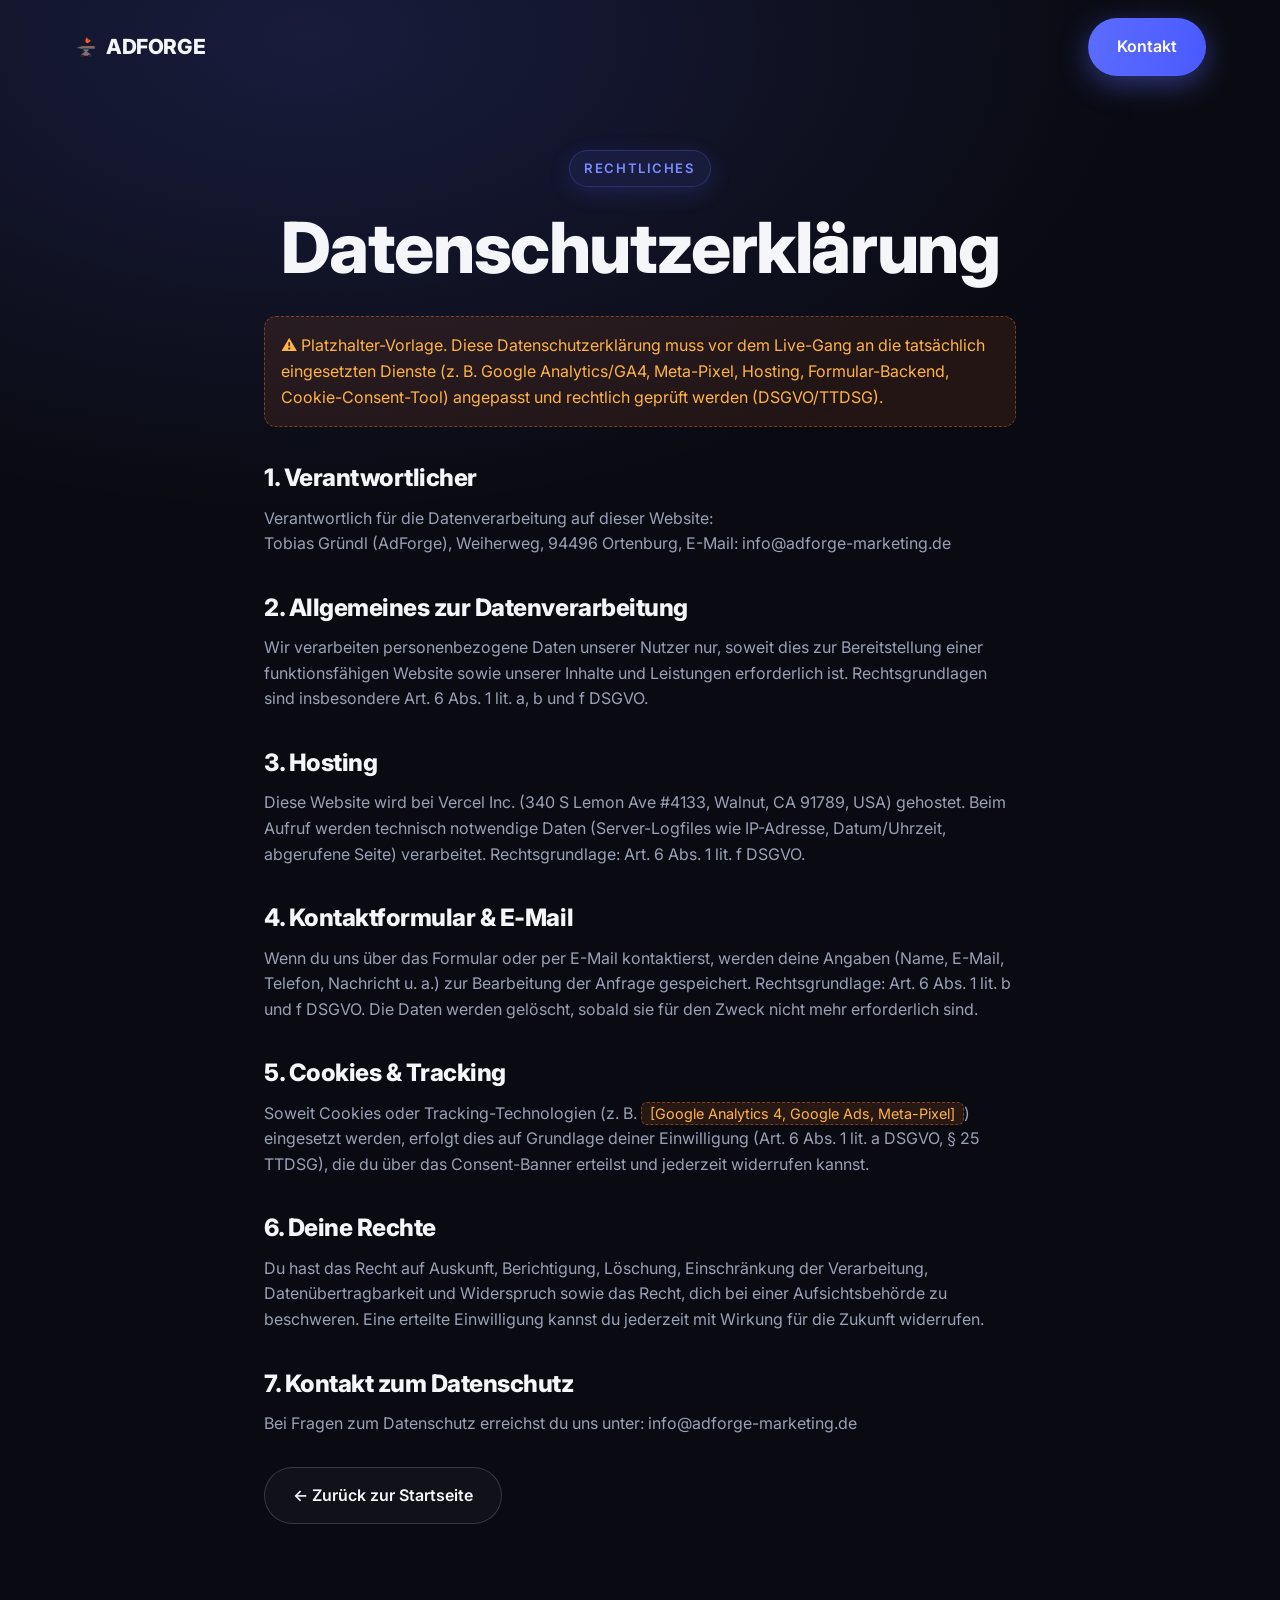
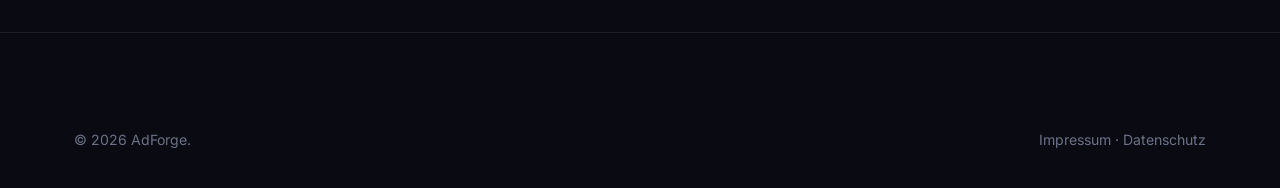
<file: datenschutz.html>
<!DOCTYPE html>
<html lang="de">
<head>
  <!-- Google tag (gtag.js) -->
  <script async src="https://www.googletagmanager.com/gtag/js?id=G-VGM3GDMBKW"></script>
  <script>
    window.dataLayer = window.dataLayer || [];
    function gtag(){dataLayer.push(arguments);}
    gtag('js', new Date());
    gtag('config', 'G-VGM3GDMBKW');
  </script>

  <meta charset="UTF-8" />
  <meta name="viewport" content="width=device-width, initial-scale=1" />
  <meta name="theme-color" content="#0a0b12" />
  <title>Datenschutzerklärung | AdForge</title>
  <meta name="description" content="Datenschutzerklärung der AdForge Performance Marketing Agentur." />
  <meta name="robots" content="noindex, follow" />
  <link rel="canonical" href="https://www.adforge-marketing.de/datenschutz.html" />
  <link rel="icon" type="image/svg+xml" href="images/adforge-logo.svg" />
  <link href="https://fonts.googleapis.com/css2?family=Inter:wght@400;500;600;700;800&display=swap" rel="stylesheet" />
  <link rel="stylesheet" href="styles.css?v=3" />
</head>
<body>
  <header class="header">
    <div class="container nav">
      <a href="index.html" class="logo"><span class="logo-mark"><img src="images/adforge-logo.svg" alt="" /></span>ADFORGE</a>
      <div class="nav-cta"><a href="kontakt.html" class="btn btn-primary">Kontakt</a></div>
    </div>
  </header>

  <main>
    <section class="page-hero" style="padding-bottom:10px;">
      <div class="container"><span class="eyebrow">Rechtliches</span><h1>Datenschutzerklärung</h1></div>
    </section>
    <section style="padding-top:20px;">
      <div class="container legal-prose">
        <p style="background:rgba(255,122,47,0.1); border:1px dashed rgba(255,122,47,0.4); padding:16px; border-radius:12px; color:var(--ember-2);">
          ⚠️ Platzhalter-Vorlage. Diese Datenschutzerklärung muss vor dem Live-Gang an die tatsächlich eingesetzten Dienste (z. B. Google Analytics/GA4, Meta-Pixel, Hosting, Formular-Backend, Cookie-Consent-Tool) angepasst und rechtlich geprüft werden (DSGVO/TTDSG).
        </p>

        <h2>1. Verantwortlicher</h2>
        <p>Verantwortlich für die Datenverarbeitung auf dieser Website:<br/>
          Tobias Gründl (AdForge), Weiherweg, 94496 Ortenburg, E-Mail: info@adforge-marketing.de</p>

        <h2>2. Allgemeines zur Datenverarbeitung</h2>
        <p>Wir verarbeiten personenbezogene Daten unserer Nutzer nur, soweit dies zur Bereitstellung einer funktionsfähigen Website sowie unserer Inhalte und Leistungen erforderlich ist. Rechtsgrundlagen sind insbesondere Art. 6 Abs. 1 lit. a, b und f DSGVO.</p>

        <h2>3. Hosting</h2>
        <p>Diese Website wird bei Vercel Inc. (340 S Lemon Ave #4133, Walnut, CA 91789, USA) gehostet. Beim Aufruf werden technisch notwendige Daten (Server-Logfiles wie IP-Adresse, Datum/Uhrzeit, abgerufene Seite) verarbeitet. Rechtsgrundlage: Art. 6 Abs. 1 lit. f DSGVO.</p>

        <h2>4. Kontaktformular &amp; E-Mail</h2>
        <p>Wenn du uns über das Formular oder per E-Mail kontaktierst, werden deine Angaben (Name, E-Mail, Telefon, Nachricht u. a.) zur Bearbeitung der Anfrage gespeichert. Rechtsgrundlage: Art. 6 Abs. 1 lit. b und f DSGVO. Die Daten werden gelöscht, sobald sie für den Zweck nicht mehr erforderlich sind.</p>

        <h2>5. Cookies &amp; Tracking</h2>
        <p>Soweit Cookies oder Tracking-Technologien (z. B. <span class="ph">[Google Analytics 4, Google Ads, Meta-Pixel]</span>) eingesetzt werden, erfolgt dies auf Grundlage deiner Einwilligung (Art. 6 Abs. 1 lit. a DSGVO, § 25 TTDSG), die du über das Consent-Banner erteilst und jederzeit widerrufen kannst.</p>

        <h2>6. Deine Rechte</h2>
        <p>Du hast das Recht auf Auskunft, Berichtigung, Löschung, Einschränkung der Verarbeitung, Datenübertragbarkeit und Widerspruch sowie das Recht, dich bei einer Aufsichtsbehörde zu beschweren. Eine erteilte Einwilligung kannst du jederzeit mit Wirkung für die Zukunft widerrufen.</p>

        <h2>7. Kontakt zum Datenschutz</h2>
        <p>Bei Fragen zum Datenschutz erreichst du uns unter: info@adforge-marketing.de</p>

        <p style="margin-top:30px;"><a href="index.html" class="btn btn-ghost">← Zurück zur Startseite</a></p>
      </div>
    </section>
  </main>

  <footer class="footer">
    <div class="container"><div class="footer-bottom" style="border-top:none;">
      <span>© <span data-year>2026</span> AdForge.</span>
      <span><a href="impressum.html">Impressum</a> · <a href="datenschutz.html">Datenschutz</a></span>
    </div></div>
  </footer>
  <script src="script.js?v=4"></script>
</body>
</html>
</file>
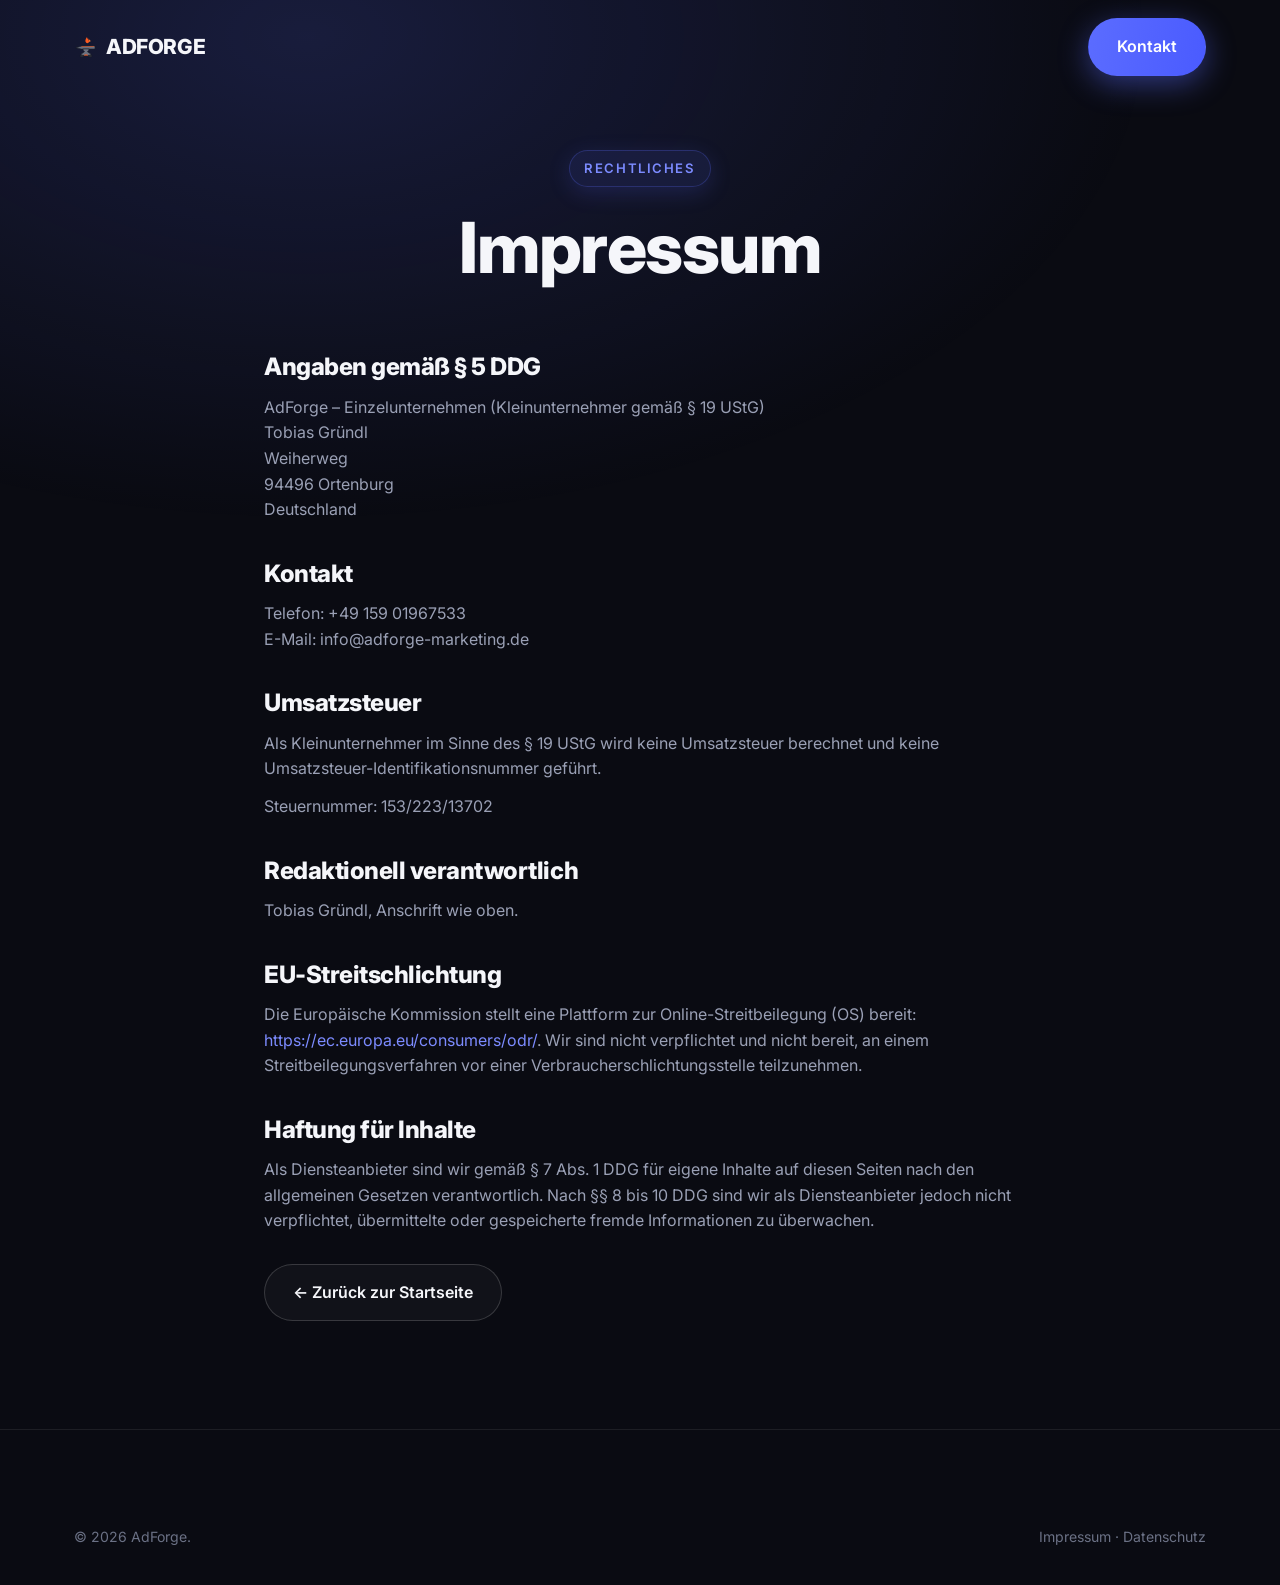
<file: impressum.html>
<!DOCTYPE html>
<html lang="de">
<head>
  <!-- Google tag (gtag.js) -->
  <script async src="https://www.googletagmanager.com/gtag/js?id=G-VGM3GDMBKW"></script>
  <script>
    window.dataLayer = window.dataLayer || [];
    function gtag(){dataLayer.push(arguments);}
    gtag('js', new Date());
    gtag('config', 'G-VGM3GDMBKW');
  </script>

  <meta charset="UTF-8" />
  <meta name="viewport" content="width=device-width, initial-scale=1" />
  <meta name="theme-color" content="#0a0b12" />
  <title>Impressum | AdForge</title>
  <meta name="description" content="Impressum der AdForge Performance Marketing Agentur." />
  <meta name="robots" content="noindex, follow" />
  <link rel="canonical" href="https://www.adforge-marketing.de/impressum.html" />
  <link rel="icon" type="image/svg+xml" href="images/adforge-logo.svg" />
  <link href="https://fonts.googleapis.com/css2?family=Inter:wght@400;500;600;700;800&display=swap" rel="stylesheet" />
  <link rel="stylesheet" href="styles.css?v=3" />
</head>
<body>
  <header class="header">
    <div class="container nav">
      <a href="index.html" class="logo"><span class="logo-mark"><img src="images/adforge-logo.svg" alt="" /></span>ADFORGE</a>
      <div class="nav-cta"><a href="kontakt.html" class="btn btn-primary">Kontakt</a></div>
    </div>
  </header>

  <main>
    <section class="page-hero" style="padding-bottom:10px;">
      <div class="container"><span class="eyebrow">Rechtliches</span><h1>Impressum</h1></div>
    </section>
    <section style="padding-top:20px;">
      <div class="container legal-prose">
        <h2>Angaben gemäß § 5 DDG</h2>
        <p>
          AdForge – Einzelunternehmen (Kleinunternehmer gemäß § 19 UStG)<br/>
          Tobias Gründl<br/>
          Weiherweg<br/>
          94496 Ortenburg<br/>
          Deutschland
        </p>

        <h2>Kontakt</h2>
        <p>
          Telefon: +49 159 01967533<br/>
          E-Mail: info@adforge-marketing.de
        </p>

        <h2>Umsatzsteuer</h2>
        <p>Als Kleinunternehmer im Sinne des § 19 UStG wird keine Umsatzsteuer berechnet und keine Umsatzsteuer-Identifikationsnummer geführt.</p>
        <p>Steuernummer: 153/223/13702</p>

        <h2>Redaktionell verantwortlich</h2>
        <p>Tobias Gründl, Anschrift wie oben.</p>

        <h2>EU-Streitschlichtung</h2>
        <p>Die Europäische Kommission stellt eine Plattform zur Online-Streitbeilegung (OS) bereit: <a href="https://ec.europa.eu/consumers/odr/" style="color:var(--primary-2)">https://ec.europa.eu/consumers/odr/</a>. Wir sind nicht verpflichtet und nicht bereit, an einem Streitbeilegungsverfahren vor einer Verbraucherschlichtungsstelle teilzunehmen.</p>

        <h2>Haftung für Inhalte</h2>
        <p>Als Diensteanbieter sind wir gemäß § 7 Abs. 1 DDG für eigene Inhalte auf diesen Seiten nach den allgemeinen Gesetzen verantwortlich. Nach §§ 8 bis 10 DDG sind wir als Diensteanbieter jedoch nicht verpflichtet, übermittelte oder gespeicherte fremde Informationen zu überwachen.</p>

        <p style="margin-top:30px;"><a href="index.html" class="btn btn-ghost">← Zurück zur Startseite</a></p>
      </div>
    </section>
  </main>

  <footer class="footer">
    <div class="container"><div class="footer-bottom" style="border-top:none;">
      <span>© <span data-year>2026</span> AdForge.</span>
      <span><a href="impressum.html">Impressum</a> · <a href="datenschutz.html">Datenschutz</a></span>
    </div></div>
  </footer>
  <script src="script.js?v=4"></script>
</body>
</html>
</file>
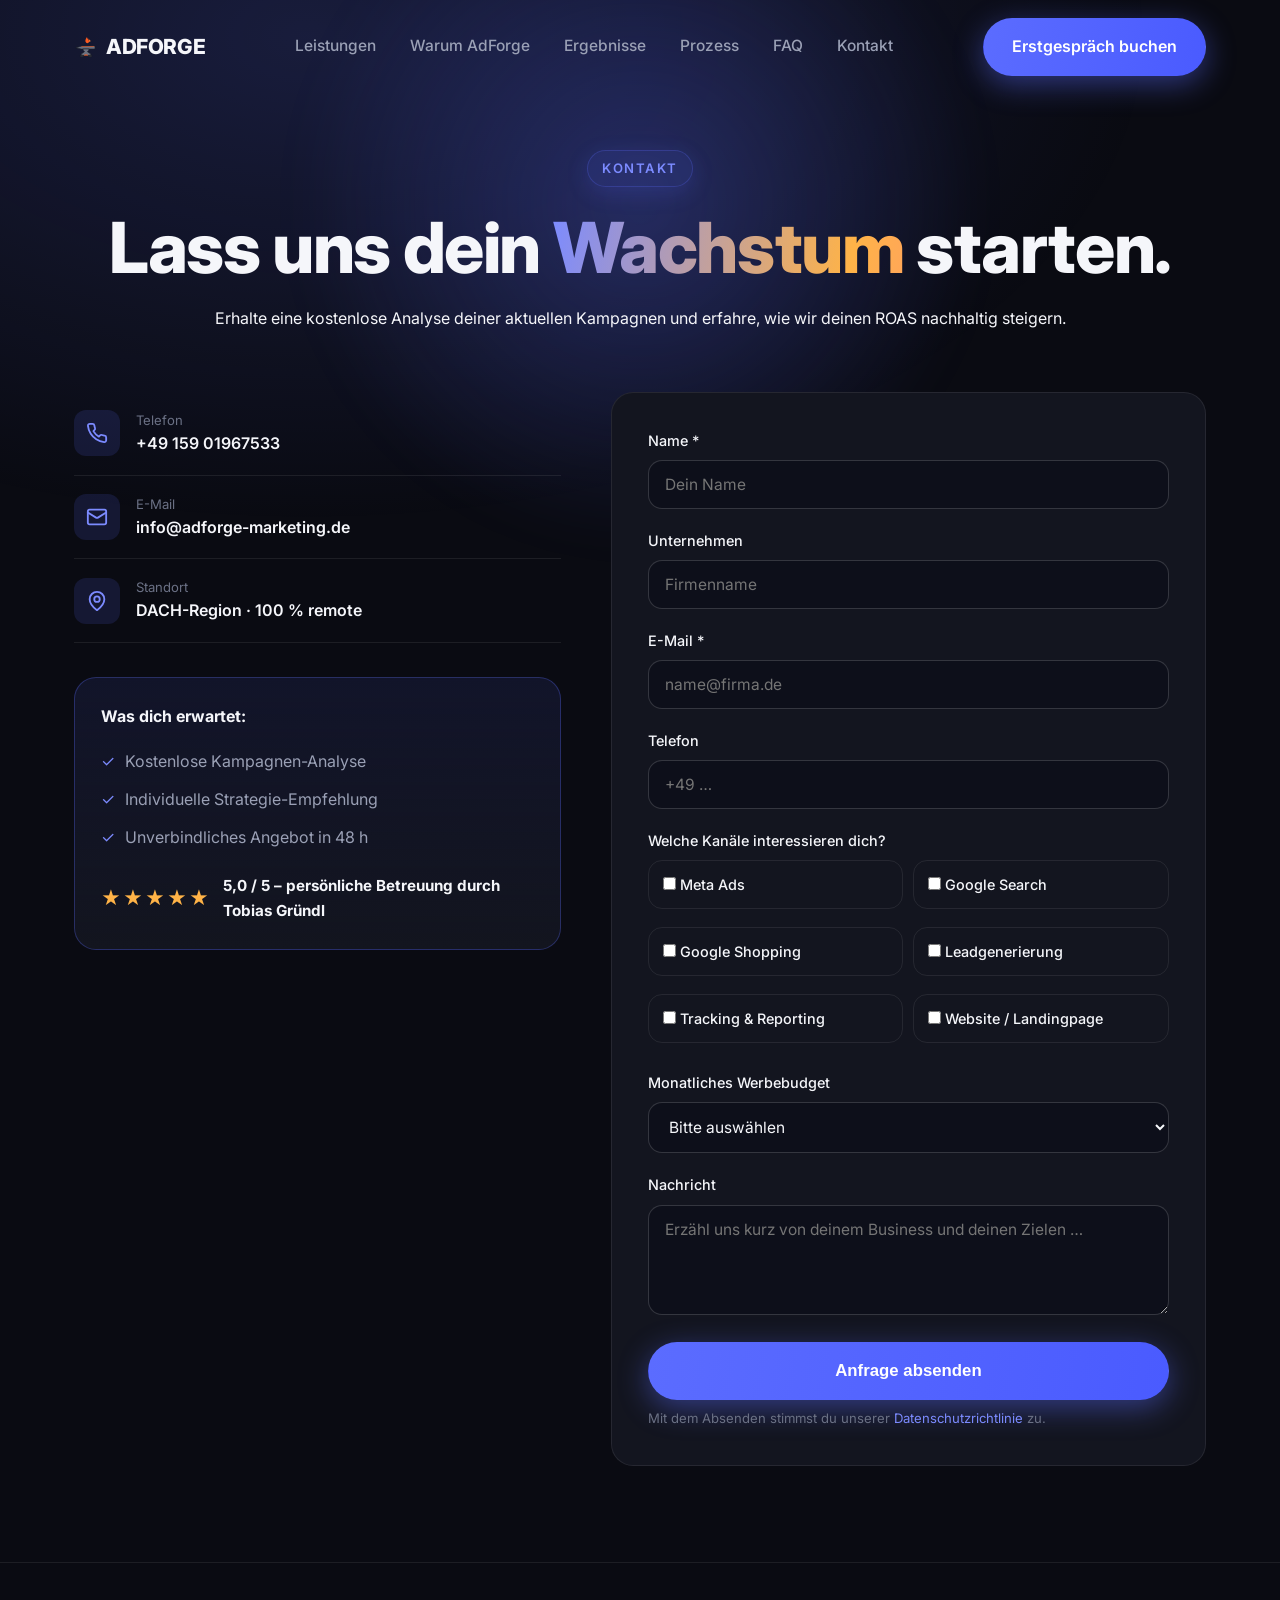
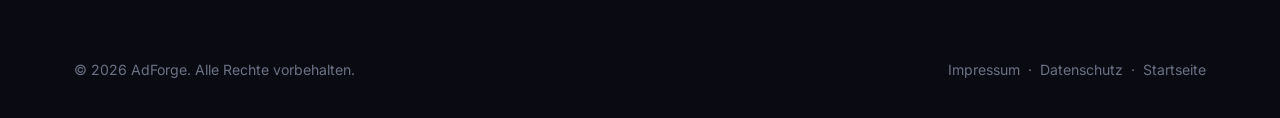
<file: kontakt.html>
<!DOCTYPE html>
<html lang="de">
<head>
  <!-- Google tag (gtag.js) -->
  <script async src="https://www.googletagmanager.com/gtag/js?id=G-VGM3GDMBKW"></script>
  <script>
    window.dataLayer = window.dataLayer || [];
    function gtag(){dataLayer.push(arguments);}
    gtag('js', new Date());
    gtag('config', 'G-VGM3GDMBKW');
  </script>

  <meta charset="UTF-8" />
  <meta name="viewport" content="width=device-width, initial-scale=1" />
  <meta name="theme-color" content="#0a0b12" />
  <title>Kontakt | AdForge – Kostenloses Erstgespräch</title>
  <meta name="description" content="Kontaktiere AdForge und erhalte eine kostenlose Analyse deiner Google &amp; Meta Ads. Persönliche Beratung, individuelle Strategie und ein unverbindliches Angebot innerhalb von 48 Stunden." />
  <meta name="robots" content="index, follow" />
  <link rel="canonical" href="https://www.adforge-marketing.de/kontakt.html" />
  <meta property="og:type" content="website" />
  <meta property="og:locale" content="de_DE" />
  <meta property="og:site_name" content="AdForge" />
  <meta property="og:title" content="Kontakt | AdForge – Kostenloses Erstgespräch" />
  <meta property="og:description" content="Kostenlose Analyse deiner Google &amp; Meta Ads – unverbindliches Angebot innerhalb von 48 Stunden." />
  <meta property="og:url" content="https://www.adforge-marketing.de/kontakt.html" />
  <link rel="icon" type="image/svg+xml" href="images/adforge-logo.svg" />
  <link rel="preconnect" href="https://fonts.googleapis.com" />
  <link rel="preconnect" href="https://fonts.gstatic.com" crossorigin />
  <link href="https://fonts.googleapis.com/css2?family=Inter:wght@400;500;600;700;800&display=swap" rel="stylesheet" />
  <link rel="stylesheet" href="styles.css?v=3" />
</head>
<body>
  <header class="header">
    <div class="container nav">
      <a href="index.html" class="logo" aria-label="AdForge Startseite"><span class="logo-mark"><img src="images/adforge-logo.svg" alt="" /></span>ADFORGE</a>
      <nav class="nav-links" aria-label="Hauptnavigation">
        <a href="index.html#leistungen">Leistungen</a>
        <a href="index.html#warum">Warum AdForge</a>
        <a href="index.html#ergebnisse">Ergebnisse</a>
        <a href="index.html#prozess">Prozess</a>
        <a href="index.html#faq">FAQ</a>
        <a href="kontakt.html">Kontakt</a>
      </nav>
      <div class="nav-cta">
        <a href="#form" class="btn btn-primary">Erstgespräch buchen</a>
        <button class="nav-toggle" aria-label="Menü öffnen"><span></span><span></span><span></span></button>
      </div>
    </div>
  </header>

  <main>
    <section class="page-hero">
      <div class="hero-glow"></div>
      <div class="container">
        <span class="eyebrow reveal">Kontakt</span>
        <h1 class="reveal d1">Lass uns dein <span class="gradient-text">Wachstum</span> starten.</h1>
        <p class="sub reveal d2" style="margin-top:20px;">Erhalte eine kostenlose Analyse deiner aktuellen Kampagnen und erfahre, wie wir deinen ROAS nachhaltig steigern.</p>
      </div>
    </section>

    <section style="padding-top:20px;">
      <div class="container">
        <div class="contact-wrap">
          <div class="contact-info reveal">
            <div class="info-item">
              <div class="ic"><svg viewBox="0 0 24 24" fill="none" stroke-width="2" stroke-linecap="round" stroke-linejoin="round"><path d="M22 16.92v3a2 2 0 0 1-2.18 2 19.79 19.79 0 0 1-8.63-3.07 19.5 19.5 0 0 1-6-6 19.79 19.79 0 0 1-3.07-8.67A2 2 0 0 1 4.11 2h3a2 2 0 0 1 2 1.72c.13.96.36 1.9.7 2.81a2 2 0 0 1-.45 2.11L8.09 9.91a16 16 0 0 0 6 6l1.27-1.27a2 2 0 0 1 2.11-.45c.91.34 1.85.57 2.81.7A2 2 0 0 1 22 16.92Z"/></svg></div>
              <div><div class="k">Telefon</div><div class="v"><a href="tel:+4915901967533">+49 159 01967533</a></div></div>
            </div>
            <div class="info-item">
              <div class="ic"><svg viewBox="0 0 24 24" fill="none" stroke-width="2" stroke-linecap="round" stroke-linejoin="round"><rect x="2" y="4" width="20" height="16" rx="2"/><path d="m22 7-8.97 5.7a1.94 1.94 0 0 1-2.06 0L2 7"/></svg></div>
              <div><div class="k">E-Mail</div><div class="v"><a href="mailto:info@adforge-marketing.de">info@adforge-marketing.de</a></div></div>
            </div>
            <div class="info-item">
              <div class="ic"><svg viewBox="0 0 24 24" fill="none" stroke-width="2" stroke-linecap="round" stroke-linejoin="round"><path d="M20 10c0 6-8 12-8 12s-8-6-8-12a8 8 0 0 1 16 0Z"/><circle cx="12" cy="10" r="3"/></svg></div>
              <div><div class="k">Standort</div><div class="v">DACH-Region · 100 % remote</div></div>
            </div>

            <div style="margin-top:34px; padding:26px; background:linear-gradient(180deg, rgba(91,108,255,0.1), var(--surface)); border:1px solid rgba(91,108,255,0.3); border-radius:var(--radius);">
              <strong>Was dich erwartet:</strong>
              <ul style="margin-top:14px;">
                <li style="display:flex; gap:10px; padding:6px 0; color:var(--muted);"><span style="color:var(--primary-2)">✓</span> Kostenlose Kampagnen-Analyse</li>
                <li style="display:flex; gap:10px; padding:6px 0; color:var(--muted);"><span style="color:var(--primary-2)">✓</span> Individuelle Strategie-Empfehlung</li>
                <li style="display:flex; gap:10px; padding:6px 0; color:var(--muted);"><span style="color:var(--primary-2)">✓</span> Unverbindliches Angebot in 48 h</li>
              </ul>
              <div class="rating" style="margin-top:18px;">
                <span class="stars">★★★★★</span>
                <strong style="font-size:.95rem;">5,0 / 5 – persönliche Betreuung durch Tobias Gründl</strong>
              </div>
            </div>
          </div>

          <!-- Form: sendet per fetch an den Zapier-Webhook -->
          <form id="form" class="form-card reveal d1" data-webhook="https://hooks.zapier.com/hooks/catch/26752793/upw0gkz/">
            <div class="field">
              <label for="name">Name *</label>
              <input id="name" name="Name" type="text" required placeholder="Dein Name" />
            </div>
            <div class="field">
              <label for="company">Unternehmen</label>
              <input id="company" name="Unternehmen" type="text" placeholder="Firmenname" />
            </div>
            <div class="field">
              <label for="email">E-Mail *</label>
              <input id="email" name="E-Mail" type="email" required placeholder="name@firma.de" />
            </div>
            <div class="field">
              <label for="phone">Telefon</label>
              <input id="phone" name="Telefon" type="tel" placeholder="+49 …" />
            </div>
            <div class="field">
              <label>Welche Kanäle interessieren dich?</label>
              <div class="checkbox-grid">
                <label class="check"><input type="checkbox" name="Kanal" value="Meta Ads" /> Meta Ads</label>
                <label class="check"><input type="checkbox" name="Kanal" value="Google Search" /> Google Search</label>
                <label class="check"><input type="checkbox" name="Kanal" value="Google Shopping" /> Google Shopping</label>
                <label class="check"><input type="checkbox" name="Kanal" value="Leadgenerierung" /> Leadgenerierung</label>
                <label class="check"><input type="checkbox" name="Kanal" value="Tracking" /> Tracking &amp; Reporting</label>
                <label class="check"><input type="checkbox" name="Kanal" value="Website" /> Website / Landingpage</label>
              </div>
            </div>
            <div class="field">
              <label for="budget">Monatliches Werbebudget</label>
              <select id="budget" name="Budget">
                <option value="">Bitte auswählen</option>
                <option>Unter 1.000 €</option>
                <option>1.000 – 3.000 €</option>
                <option>3.000 – 5.000 €</option>
                <option>5.000 – 10.000 €</option>
                <option>Mehr als 10.000 €</option>
              </select>
            </div>
            <div class="field">
              <label for="msg">Nachricht</label>
              <textarea id="msg" name="Nachricht" placeholder="Erzähl uns kurz von deinem Business und deinen Zielen …"></textarea>
            </div>
            <button type="submit" class="btn btn-primary btn-lg" style="width:100%;">Anfrage absenden</button>
            <p class="form-note">Mit dem Absenden stimmst du unserer <a href="datenschutz.html" style="color:var(--primary-2)">Datenschutzrichtlinie</a> zu.</p>
            <div class="form-status" hidden></div>
          </form>
        </div>
      </div>
    </section>
  </main>

  <footer class="footer">
    <div class="container">
      <div class="footer-bottom" style="border-top:none;">
        <span>© <span data-year>2026</span> AdForge. Alle Rechte vorbehalten.</span>
        <span><a href="impressum.html">Impressum</a> &nbsp;·&nbsp; <a href="datenschutz.html">Datenschutz</a> &nbsp;·&nbsp; <a href="index.html">Startseite</a></span>
      </div>
    </div>
  </footer>

  <script src="script.js?v=4"></script>
</body>
</html>
</file>
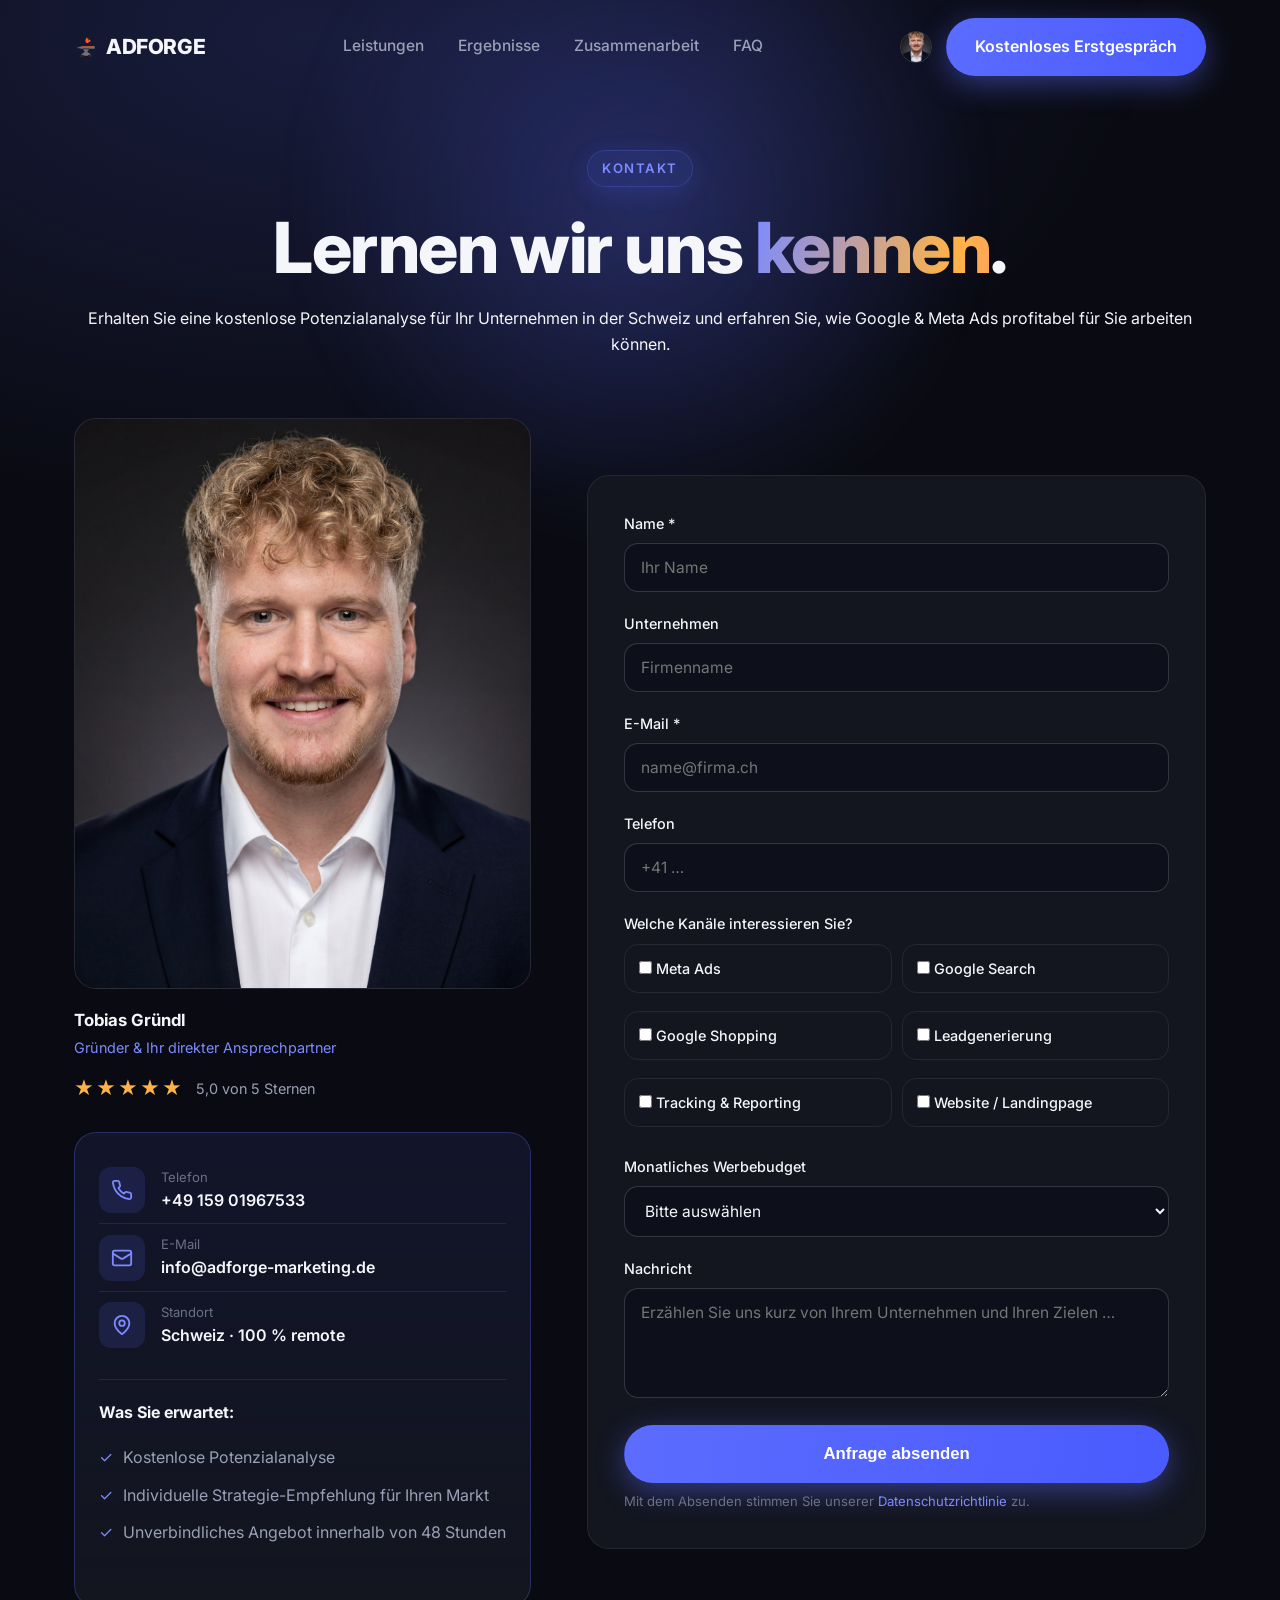
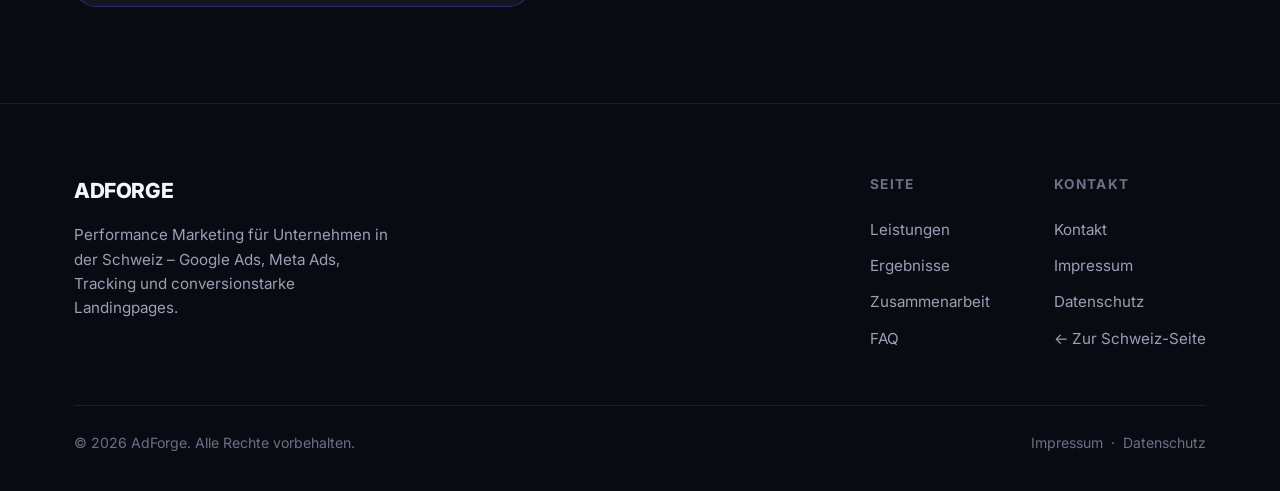
<file: schweiz-kontakt.html>
<!DOCTYPE html>
<html lang="de-CH">
<head>
<!-- Google tag (gtag.js) -->
<script async src="https://www.googletagmanager.com/gtag/js?id=G-VGM3GDMBKW"></script>
<script>
window.dataLayer = window.dataLayer || [];
function gtag(){dataLayer.push(arguments);}
gtag('js', new Date());
gtag('config', 'G-VGM3GDMBKW');
</script>

<meta charset="UTF-8" />
<meta name="viewport" content="width=device-width, initial-scale=1" />
<meta name="theme-color" content="#0a0b12" />
<title>Kontakt für Schweizer Unternehmen | AdForge</title>
<meta name="description" content="Kontaktieren Sie AdForge für eine kostenlose Potenzialanalyse Ihrer Google &amp; Meta Ads. Persönliche Betreuung für Unternehmen in der Schweiz." />
<meta name="robots" content="index, follow" />
<link rel="canonical" href="https://www.adforge-marketing.de/schweiz-kontakt" />
<meta property="og:type" content="website" />
<meta property="og:locale" content="de_CH" />
<meta property="og:site_name" content="AdForge" />
<meta property="og:title" content="Kontakt für Schweizer Unternehmen | AdForge" />
<meta property="og:description" content="Kostenlose Potenzialanalyse Ihrer Google &amp; Meta Ads – persönlich betreut von Tobias Gründl." />
<meta property="og:url" content="https://www.adforge-marketing.de/schweiz-kontakt" />
<link rel="icon" type="image/svg+xml" href="images/adforge-logo.svg" />
<link rel="preconnect" href="https://fonts.googleapis.com" />
<link rel="preconnect" href="https://fonts.gstatic.com" crossorigin />
<link href="https://fonts.googleapis.com/css2?family=Inter:wght@400;500;600;700;800&display=swap" rel="stylesheet" />
<link rel="stylesheet" href="styles.css?v=4" />
</head>
<body>

<!-- ===== Header ===== -->
<header class="header">
  <div class="container nav">
    <a href="index.html" class="logo" aria-label="AdForge Startseite"><span class="logo-mark"><img src="images/adforge-logo.svg" alt="" /></span>ADFORGE</a>
    <nav class="nav-links" aria-label="Hauptnavigation">
      <a href="schweiz.html#leistungen">Leistungen</a>
      <a href="schweiz.html#ergebnisse">Ergebnisse</a>
      <a href="schweiz.html#warum">Zusammenarbeit</a>
      <a href="schweiz.html#faq">FAQ</a>
    </nav>
    <div class="nav-cta">
      <img class="nav-avatar" src="images/tobias-grundl.jpg" alt="" loading="lazy" />
      <a href="#form" class="btn btn-primary">Kostenloses Erstgespräch</a>
      <button class="nav-toggle" aria-label="Menü öffnen"><span></span><span></span><span></span></button>
    </div>
  </div>
</header>

<main>

  <!-- ===== Hero ===== -->
  <section class="page-hero">
    <div class="hero-glow"></div>
    <div class="container">
      <span class="eyebrow reveal">Kontakt</span>
      <h1 class="reveal d1">Lernen wir uns <span class="gradient-text">kennen</span>.</h1>
      <p class="sub reveal d2" style="margin-top:20px;">Erhalten Sie eine kostenlose Potenzialanalyse für Ihr Unternehmen in der Schweiz und erfahren Sie, wie Google &amp; Meta Ads profitabel für Sie arbeiten können.</p>
    </div>
  </section>

  <!-- ===== Founder + Formular ===== -->
  <section id="form-section" style="padding-top:20px;">
    <div class="container">
      <div class="founder">
        <div class="reveal">
          <div class="founder-img">
            <img src="images/tobias-grundl.jpg" alt="Tobias Gründl – Gründer von AdForge" loading="lazy"
                 onerror="this.style.display='none'; this.nextElementSibling.style.display='grid';" />
            <div class="ph" style="display:none;">Foto: bitte <strong>images/tobias-grundl.jpg</strong> ablegen</div>
          </div>
          <div style="margin-top:18px;">
            <strong style="font-size:1.05rem;">Tobias Gründl</strong>
            <div style="color:var(--primary-2); font-size:.9rem; margin-top:2px;">Gründer &amp; Ihr direkter Ansprechpartner</div>
            <div class="rating" style="margin-top:14px;">
              <span class="stars">★★★★★</span>
              <span style="font-size:.9rem; color:var(--muted);">5,0 von 5 Sternen</span>
            </div>
          </div>

          <div class="contact-info" style="margin-top:28px; padding:24px; background:linear-gradient(180deg, rgba(91,108,255,0.1), var(--surface)); border:1px solid rgba(91,108,255,0.3); border-radius:var(--radius);">
            <div class="info-item" style="padding:10px 0;">
              <div class="ic"><svg viewBox="0 0 24 24" fill="none" stroke-width="2" stroke-linecap="round" stroke-linejoin="round"><path d="M22 16.92v3a2 2 0 0 1-2.18 2 19.79 19.79 0 0 1-8.63-3.07 19.5 19.5 0 0 1-6-6 19.79 19.79 0 0 1-3.07-8.67A2 2 0 0 1 4.11 2h3a2 2 0 0 1 2 1.72c.13.96.36 1.9.7 2.81a2 2 0 0 1-.45 2.11L8.09 9.91a16 16 0 0 0 6 6l1.27-1.27a2 2 0 0 1 2.11-.45c.91.34 1.85.57 2.81.7A2 2 0 0 1 22 16.92Z"/></svg></div>
              <div><div class="k">Telefon</div><div class="v"><a href="tel:+4915901967533">+49 159 01967533</a></div></div>
            </div>
            <div class="info-item" style="padding:10px 0;">
              <div class="ic"><svg viewBox="0 0 24 24" fill="none" stroke-width="2" stroke-linecap="round" stroke-linejoin="round"><rect x="2" y="4" width="20" height="16" rx="2"/><path d="m22 7-8.97 5.7a1.94 1.94 0 0 1-2.06 0L2 7"/></svg></div>
              <div><div class="k">E-Mail</div><div class="v"><a href="mailto:info@adforge-marketing.de">info@adforge-marketing.de</a></div></div>
            </div>
            <div class="info-item" style="padding:10px 0; border-bottom:none;">
              <div class="ic"><svg viewBox="0 0 24 24" fill="none" stroke-width="2" stroke-linecap="round" stroke-linejoin="round"><path d="M20 10c0 6-8 12-8 12s-8-6-8-12a8 8 0 0 1 16 0Z"/><circle cx="12" cy="10" r="3"/></svg></div>
              <div><div class="k">Standort</div><div class="v">Schweiz · 100 % remote</div></div>
            </div>

            <div style="margin-top:20px; padding-top:20px; border-top:1px solid var(--border);">
              <strong>Was Sie erwartet:</strong>
              <ul style="margin-top:14px;">
                <li style="display:flex; gap:10px; padding:6px 0; color:var(--muted);"><span style="color:var(--primary-2)">✓</span> Kostenlose Potenzialanalyse</li>
                <li style="display:flex; gap:10px; padding:6px 0; color:var(--muted);"><span style="color:var(--primary-2)">✓</span> Individuelle Strategie-Empfehlung für Ihren Markt</li>
                <li style="display:flex; gap:10px; padding:6px 0; color:var(--muted);"><span style="color:var(--primary-2)">✓</span> Unverbindliches Angebot innerhalb von 48 Stunden</li>
              </ul>
            </div>
          </div>
        </div>

        <!-- Form: sendet per fetch an den Zapier-Webhook -->
        <form id="form" class="form-card reveal d1" data-webhook="https://hooks.zapier.com/hooks/catch/26752793/upw0gkz/">
          <div class="field">
            <label for="name">Name *</label>
            <input id="name" name="Name" type="text" required placeholder="Ihr Name" />
          </div>
          <div class="field">
            <label for="company">Unternehmen</label>
            <input id="company" name="Unternehmen" type="text" placeholder="Firmenname" />
          </div>
          <div class="field">
            <label for="email">E-Mail *</label>
            <input id="email" name="E-Mail" type="email" required placeholder="name@firma.ch" />
          </div>
          <div class="field">
            <label for="phone">Telefon</label>
            <input id="phone" name="Telefon" type="tel" placeholder="+41 …" />
          </div>
          <div class="field">
            <label>Welche Kanäle interessieren Sie?</label>
            <div class="checkbox-grid">
              <label class="check"><input type="checkbox" name="Kanal" value="Meta Ads" /> Meta Ads</label>
              <label class="check"><input type="checkbox" name="Kanal" value="Google Search" /> Google Search</label>
              <label class="check"><input type="checkbox" name="Kanal" value="Google Shopping" /> Google Shopping</label>
              <label class="check"><input type="checkbox" name="Kanal" value="Leadgenerierung" /> Leadgenerierung</label>
              <label class="check"><input type="checkbox" name="Kanal" value="Tracking" /> Tracking &amp; Reporting</label>
              <label class="check"><input type="checkbox" name="Kanal" value="Website" /> Website / Landingpage</label>
            </div>
          </div>
          <div class="field">
            <label for="budget">Monatliches Werbebudget</label>
            <select id="budget" name="Budget">
              <option value="">Bitte auswählen</option>
              <option>Unter CHF 1'000</option>
              <option>CHF 1'000 – 3'000</option>
              <option>CHF 3'000 – 5'000</option>
              <option>CHF 5'000 – 10'000</option>
              <option>Mehr als CHF 10'000</option>
            </select>
          </div>
          <div class="field">
            <label for="msg">Nachricht</label>
            <textarea id="msg" name="Nachricht" placeholder="Erzählen Sie uns kurz von Ihrem Unternehmen und Ihren Zielen …"></textarea>
          </div>
          <button type="submit" class="btn btn-primary btn-lg" style="width:100%;">Anfrage absenden</button>
          <p class="form-note">Mit dem Absenden stimmen Sie unserer <a href="datenschutz.html" style="color:var(--primary-2)">Datenschutzrichtlinie</a> zu.</p>
          <div class="form-status" hidden></div>
        </form>
      </div>
    </div>
  </section>

</main>

<!-- ===== Footer ===== -->
<footer class="footer">
  <div class="container">
    <div class="footer-top">
      <div class="footer-brand">
        <a href="index.html" class="logo">ADFORGE</a>
        <p>Performance Marketing für Unternehmen in der Schweiz – Google Ads, Meta Ads, Tracking und conversionstarke Landingpages.</p>
      </div>
      <div class="footer-cols">
        <div class="footer-col">
          <h4>Seite</h4>
          <a href="schweiz.html#leistungen">Leistungen</a>
          <a href="schweiz.html#ergebnisse">Ergebnisse</a>
          <a href="schweiz.html#warum">Zusammenarbeit</a>
          <a href="schweiz.html#faq">FAQ</a>
        </div>
        <div class="footer-col">
          <h4>Kontakt</h4>
          <a href="schweiz-kontakt.html">Kontakt</a>
          <a href="impressum.html">Impressum</a>
          <a href="datenschutz.html">Datenschutz</a>
          <a href="schweiz.html">← Zur Schweiz-Seite</a>
        </div>
      </div>
    </div>
    <div class="footer-bottom">
      <span>© <span data-year>2026</span> AdForge. Alle Rechte vorbehalten.</span>
      <span><a href="impressum.html">Impressum</a> &nbsp;·&nbsp; <a href="datenschutz.html">Datenschutz</a></span>
    </div>
  </div>
</footer>

<script src="script.js?v=4"></script>
</body>
</html>
</file>
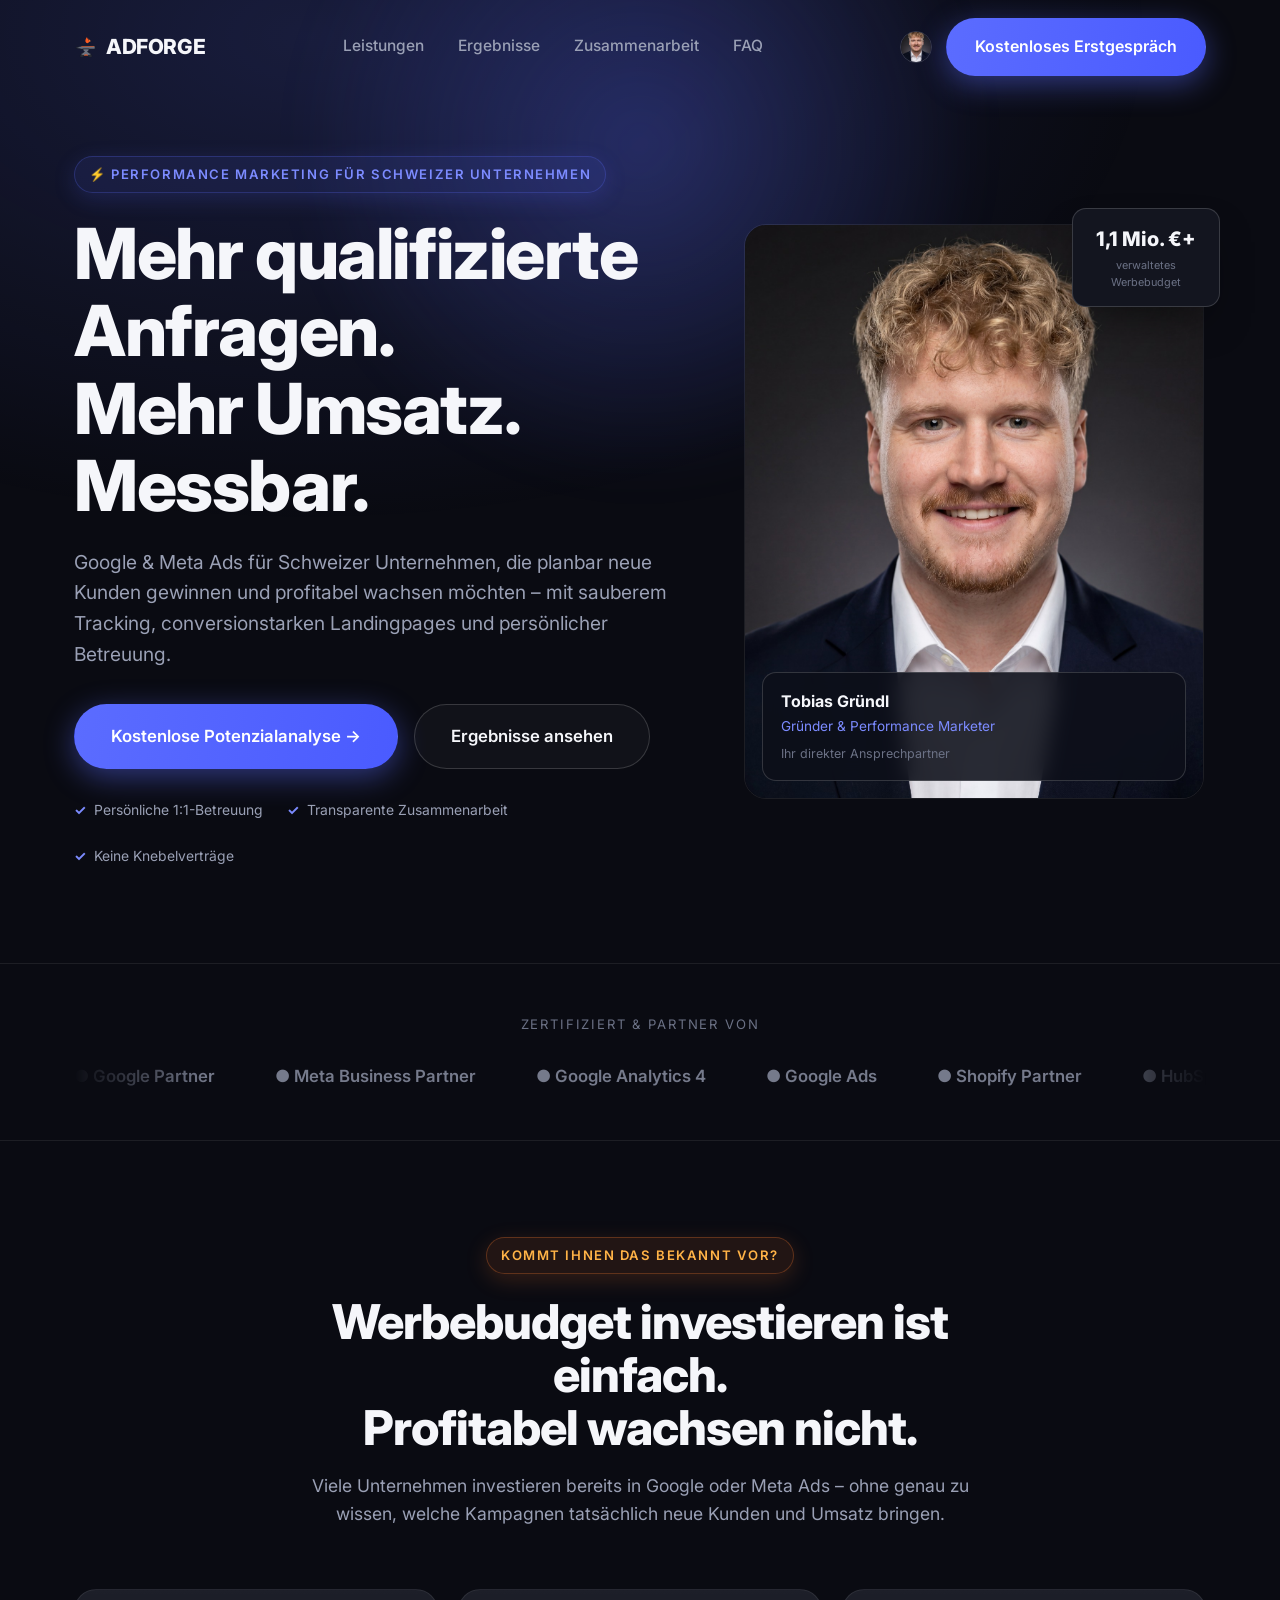
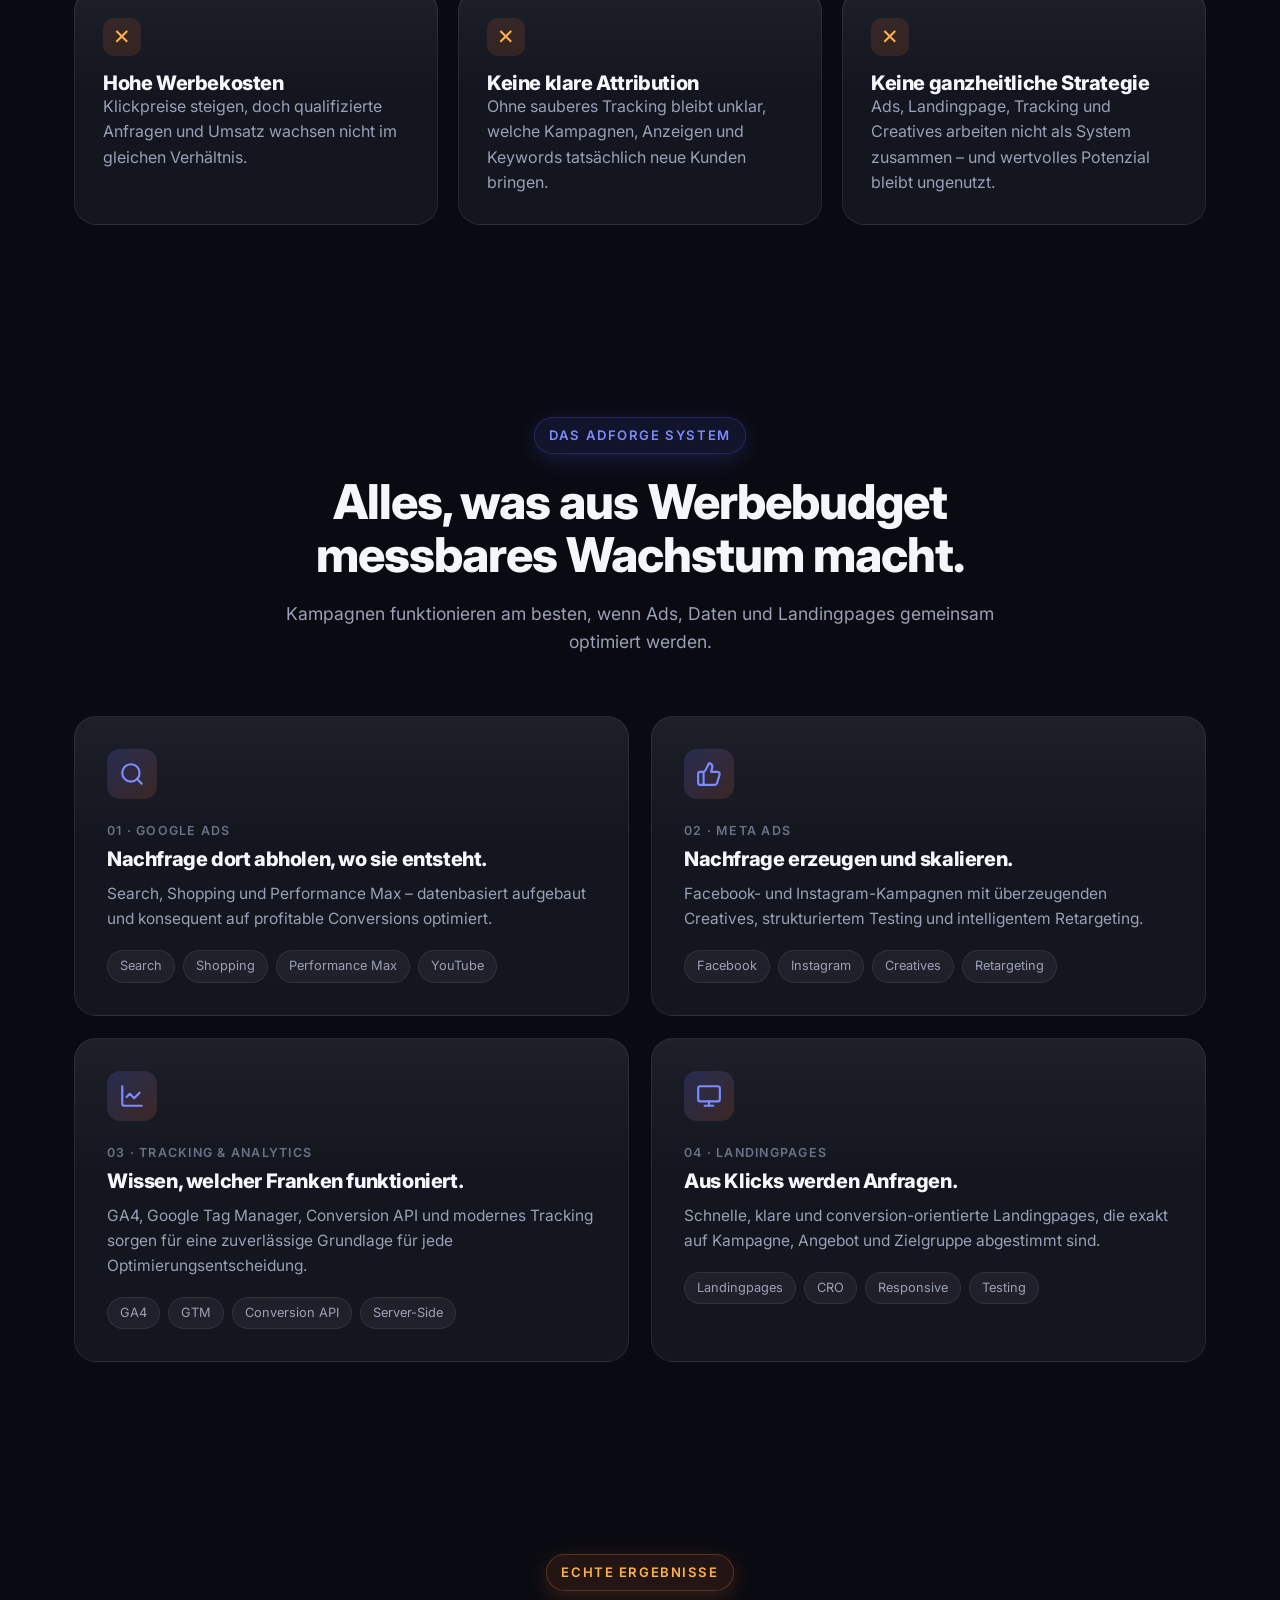
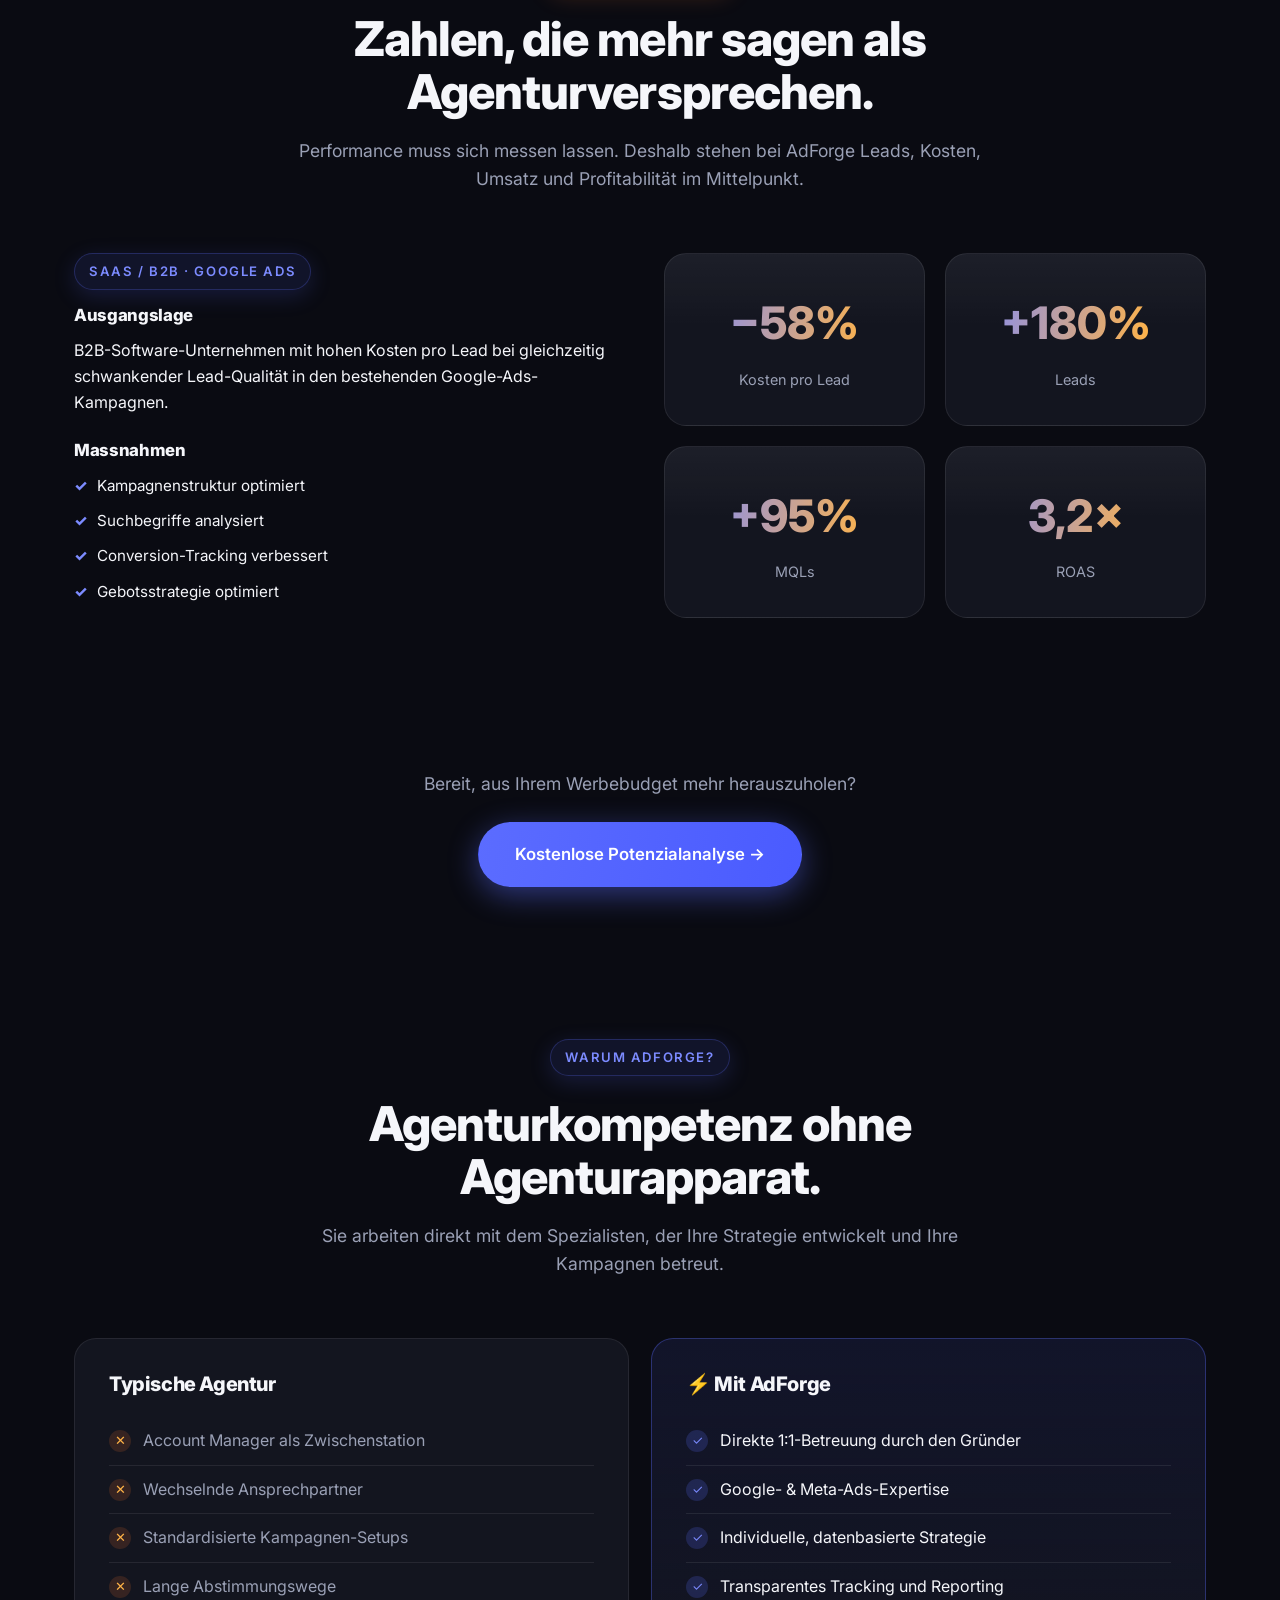
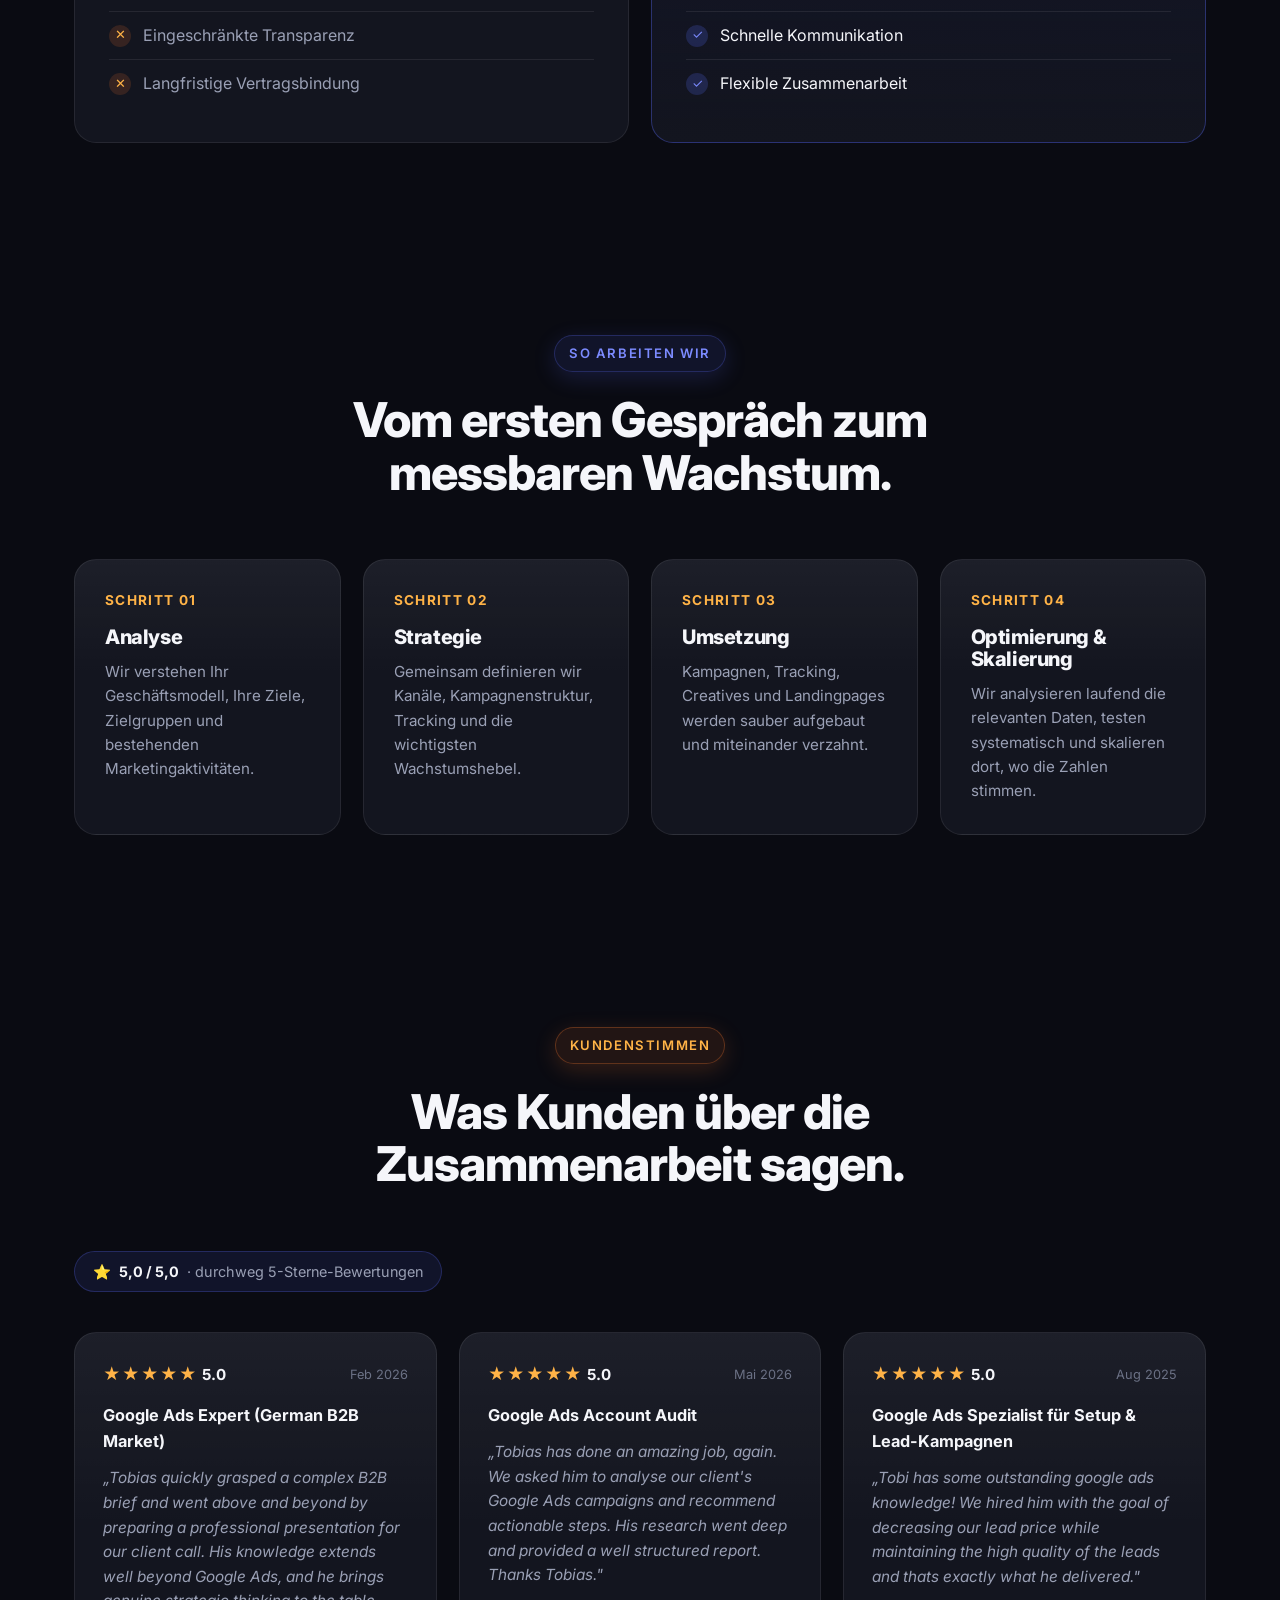
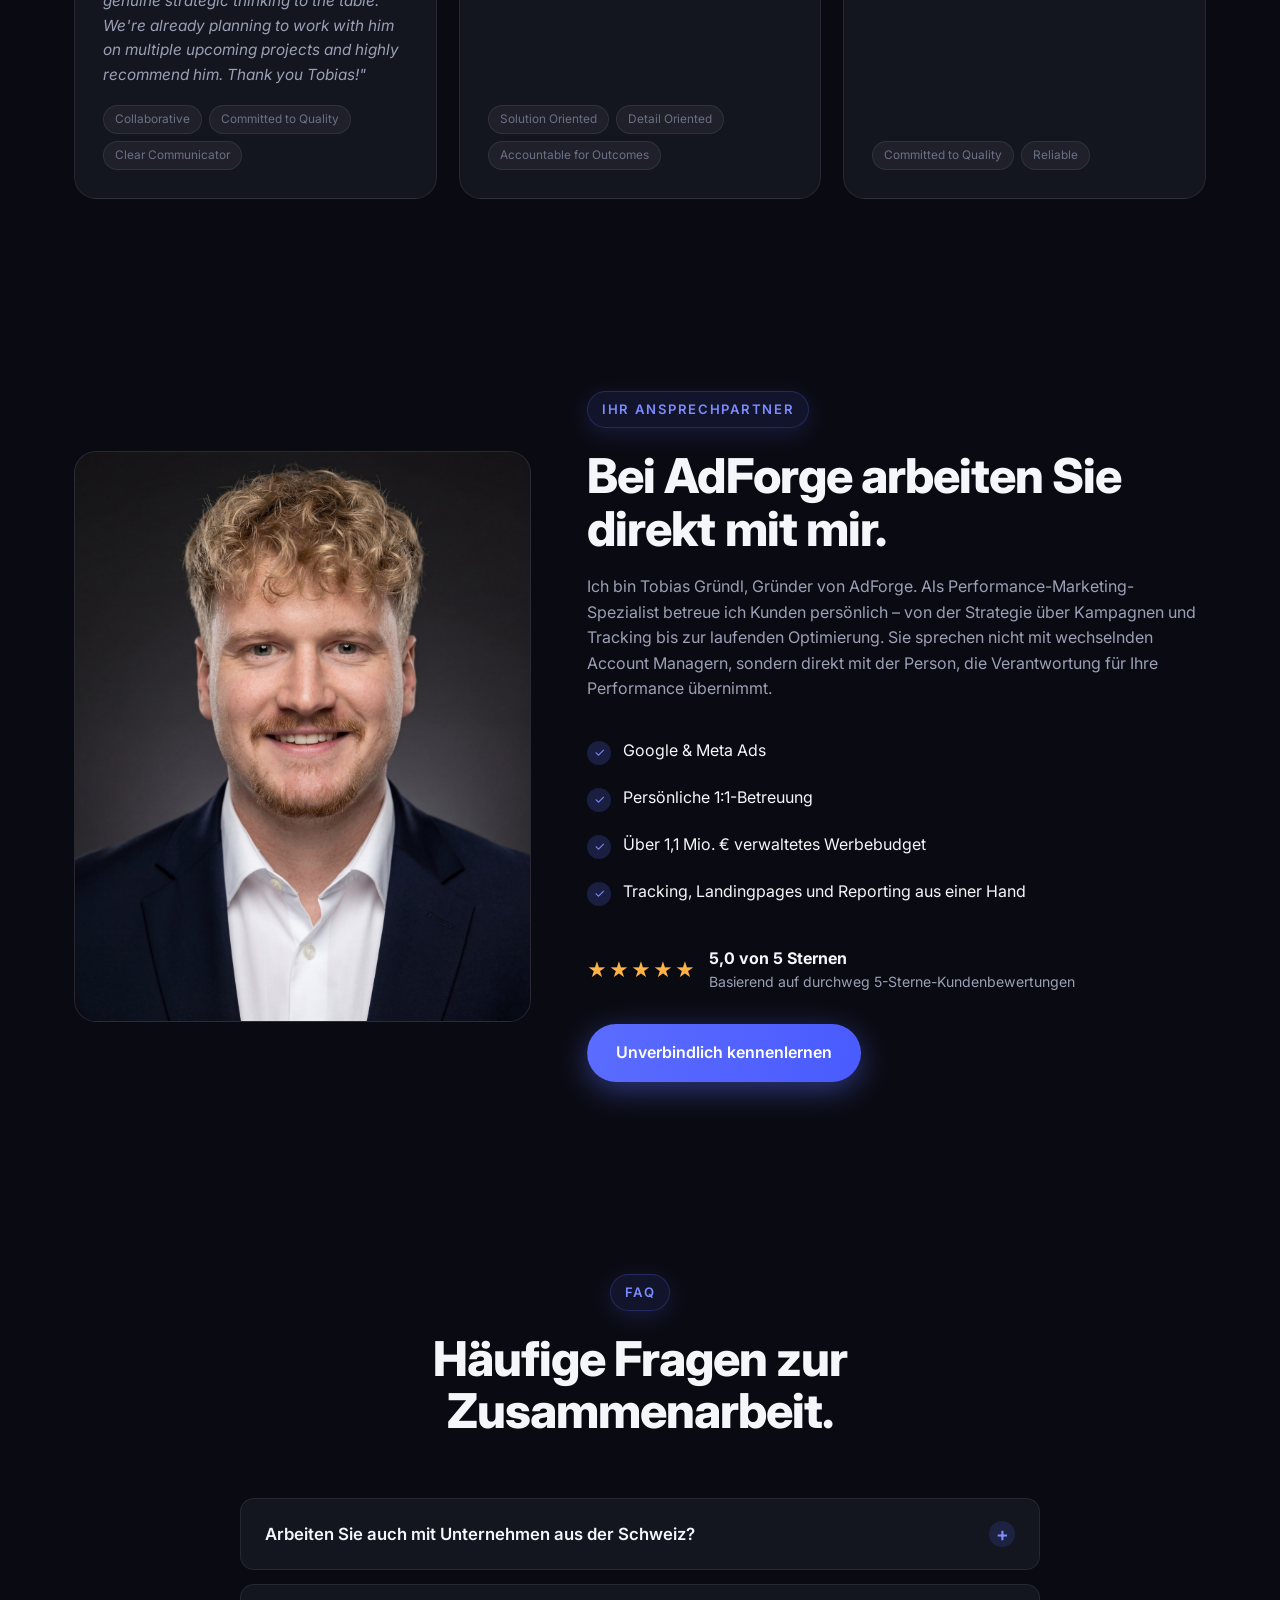
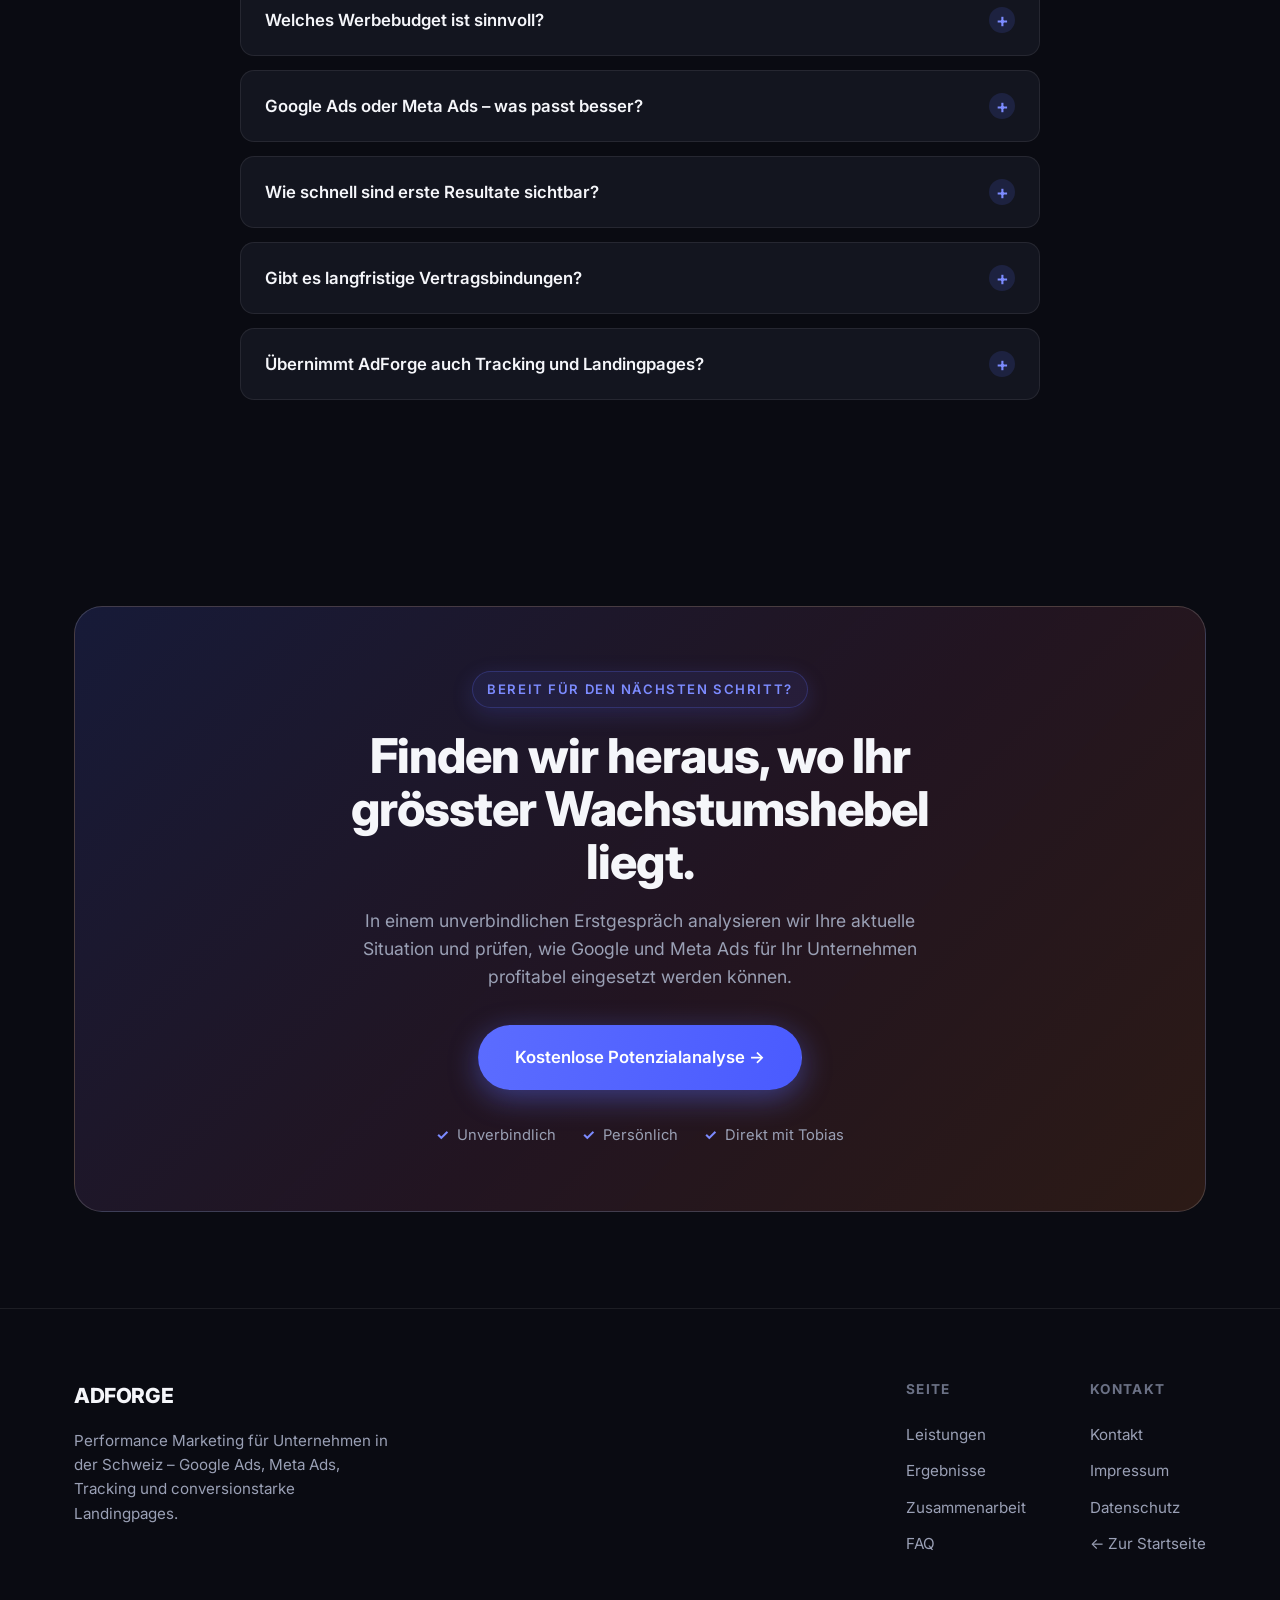
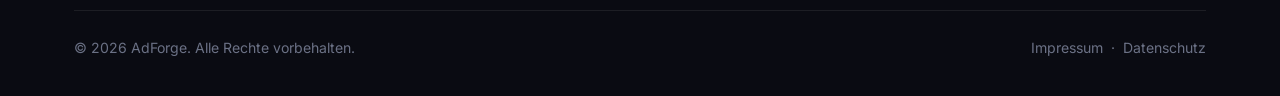
<file: schweiz.html>
<!DOCTYPE html>
<html lang="de-CH">
<head>
<!-- Google tag (gtag.js) -->
<script async src="https://www.googletagmanager.com/gtag/js?id=G-VGM3GDMBKW"></script>
<script>
window.dataLayer = window.dataLayer || [];
function gtag(){dataLayer.push(arguments);}
gtag('js', new Date());
gtag('config', 'G-VGM3GDMBKW');
</script>

<meta charset="UTF-8" />
<meta name="viewport" content="width=device-width, initial-scale=1" />
<meta name="theme-color" content="#0a0b12" />
<title>Performance Marketing Schweiz | Google &amp; Meta Ads | AdForge</title>
<meta name="description" content="AdForge unterstützt Schweizer Unternehmen mit Google Ads, Meta Ads, Tracking und conversionstarken Landingpages. Persönliche Betreuung und messbare Performance." />
<meta name="robots" content="index, follow" />
<link rel="canonical" href="https://www.adforge-marketing.de/schweiz" />
<meta property="og:type" content="website" />
<meta property="og:locale" content="de_CH" />
<meta property="og:site_name" content="AdForge" />
<meta property="og:title" content="Performance Marketing Schweiz | Google &amp; Meta Ads | AdForge" />
<meta property="og:description" content="Google Ads, Meta Ads, Tracking und conversionstarke Landingpages für Schweizer Unternehmen – persönlich betreut von Tobias Gründl." />
<meta property="og:url" content="https://www.adforge-marketing.de/schweiz" />
<link rel="icon" type="image/svg+xml" href="images/adforge-logo.svg" />
<link rel="preconnect" href="https://fonts.googleapis.com" />
<link rel="preconnect" href="https://fonts.gstatic.com" crossorigin />
<link href="https://fonts.googleapis.com/css2?family=Inter:wght@400;500;600;700;800&display=swap" rel="stylesheet" />
<link rel="stylesheet" href="styles.css?v=4" />

<script type="application/ld+json">
{
  "@context": "https://schema.org",
  "@type": "FAQPage",
  "mainEntity": [
    { "@type": "Question", "name": "Arbeiten Sie auch mit Unternehmen aus der Schweiz?", "acceptedAnswer": { "@type": "Answer", "text": "Ja. AdForge betreut Unternehmen vollständig digital und kann dadurch auch Schweizer Unternehmen effizient und persönlich unterstützen. Strategie, Abstimmungen, Reporting und Optimierung erfolgen direkt und transparent." } },
    { "@type": "Question", "name": "Welches Werbebudget ist sinnvoll?", "acceptedAnswer": { "@type": "Answer", "text": "Das hängt stark von Branche, Zielgruppe und Wettbewerb ab. Für einen aussagekräftigen Start sollte in vielen Fällen ein monatliches Mediabudget ab etwa CHF 1'500–2'000 eingeplant werden. Im Erstgespräch prüfen wir gemeinsam, ob Google oder Meta Ads für Ihre Ausgangslage wirtschaftlich sinnvoll sind." } },
    { "@type": "Question", "name": "Google Ads oder Meta Ads – was passt besser?", "acceptedAnswer": { "@type": "Answer", "text": "Das hängt davon ab, ob bereits aktive Nachfrage vorhanden ist oder Nachfrage erst aufgebaut werden muss. Häufig ergänzen sich beide Kanäle. Wir wählen die Plattform anhand Ihres Angebots, Ihrer Zielgruppe und Ihrer wirtschaftlichen Ziele." } },
    { "@type": "Question", "name": "Wie schnell sind erste Resultate sichtbar?", "acceptedAnswer": { "@type": "Answer", "text": "Erste verwertbare Daten entstehen häufig bereits innerhalb der ersten Wochen. Für belastbare Aussagen und eine nachhaltige Optimierung braucht es jedoch ausreichend Daten, Tests und laufende Anpassungen." } },
    { "@type": "Question", "name": "Gibt es langfristige Vertragsbindungen?", "acceptedAnswer": { "@type": "Answer", "text": "Nein. AdForge setzt auf Resultate statt Knebelverträge und arbeitet mit flexiblen Modellen." } },
    { "@type": "Question", "name": "Übernimmt AdForge auch Tracking und Landingpages?", "acceptedAnswer": { "@type": "Answer", "text": "Ja. Neben Google und Meta Ads können auch Tracking, Reporting und conversion-orientierte Landingpages umgesetzt werden. Dadurch greifen die wichtigsten Komponenten der Neukundengewinnung ineinander." } }
  ]
}
</script>
</head>
<body>

<!-- ===== Header ===== -->
<header class="header">
  <div class="container nav">
    <a href="index.html" class="logo" aria-label="AdForge Startseite"><span class="logo-mark"><img src="images/adforge-logo.svg" alt="" /></span>ADFORGE</a>
    <nav class="nav-links" aria-label="Hauptnavigation">
      <a href="#leistungen">Leistungen</a>
      <a href="#ergebnisse">Ergebnisse</a>
      <a href="#warum">Zusammenarbeit</a>
      <a href="#faq">FAQ</a>
    </nav>
    <div class="nav-cta">
      <img class="nav-avatar" src="images/tobias-grundl.jpg" alt="" loading="lazy" />
      <a href="schweiz-kontakt.html" class="btn btn-primary">Kostenloses Erstgespräch</a>
      <button class="nav-toggle" aria-label="Menü öffnen"><span></span><span></span><span></span></button>
    </div>
  </div>
</header>

<main id="top">

  <!-- ===== Hero ===== -->
  <section class="hero hero-ch">
    <div class="hero-glow"></div>
    <div class="container">
      <div class="hero-content">
        <span class="eyebrow reveal">⚡ Performance Marketing für Schweizer Unternehmen</span>
        <h1 class="reveal d1">Mehr qualifizierte Anfragen.<br>Mehr Umsatz. Messbar.</h1>
        <p class="sub reveal d2">Google &amp; Meta Ads für Schweizer Unternehmen, die planbar neue Kunden gewinnen und profitabel wachsen möchten – mit sauberem Tracking, conversionstarken Landingpages und persönlicher Betreuung.</p>
        <div class="hero-cta reveal d3">
          <a href="schweiz-kontakt.html" class="btn btn-primary btn-lg">Kostenlose Potenzialanalyse →</a>
          <a href="#ergebnisse" class="btn btn-ghost btn-lg">Ergebnisse ansehen</a>
        </div>
        <div class="hero-trust reveal d4">
          <span>Persönliche 1:1-Betreuung</span>
          <span>Transparente Zusammenarbeit</span>
          <span>Keine Knebelverträge</span>
        </div>
      </div>
      <div class="hero-portrait reveal d2">
        <img src="images/tobias-grundl.jpg" alt="Tobias Gründl, Gründer von AdForge"
             onerror="this.style.display='none'; this.nextElementSibling.nextElementSibling.style.display='none';" />
        <div class="portrait-stat">
          <div class="num">1,1 Mio. €+</div>
          <div class="label">verwaltetes Werbebudget</div>
        </div>
        <div class="portrait-card">
          <div class="name">Tobias Gründl</div>
          <div class="role">Gründer &amp; Performance Marketer</div>
          <div class="tag">Ihr direkter Ansprechpartner</div>
        </div>
      </div>
    </div>
  </section>

  <!-- ===== Trust bar ===== -->
  <section class="trust" aria-label="Zertifizierungen und Partner">
    <div class="container">
      <p class="trust-label">Zertifiziert &amp; Partner von</p>
      <div class="marquee">
        <div class="marquee-track">
          <span class="brand-chip">● Google Partner</span>
          <span class="brand-chip">● Meta Business Partner</span>
          <span class="brand-chip">● Google Analytics 4</span>
          <span class="brand-chip">● Google Ads</span>
          <span class="brand-chip">● Shopify Partner</span>
          <span class="brand-chip">● HubSpot</span>
          <span class="brand-chip">● Google Partner</span>
          <span class="brand-chip">● Meta Business Partner</span>
          <span class="brand-chip">● Google Analytics 4</span>
          <span class="brand-chip">● Google Ads</span>
          <span class="brand-chip">● Shopify Partner</span>
          <span class="brand-chip">● HubSpot</span>
        </div>
      </div>
    </div>
  </section>

  <!-- ===== Problem ===== -->
  <section id="problem">
    <div class="container">
      <div class="section-head reveal">
        <span class="eyebrow ember">Kommt Ihnen das bekannt vor?</span>
        <h2>Werbebudget investieren ist einfach.<br>Profitabel wachsen nicht.</h2>
        <p>Viele Unternehmen investieren bereits in Google oder Meta Ads – ohne genau zu wissen, welche Kampagnen tatsächlich neue Kunden und Umsatz bringen.</p>
      </div>
      <div class="pains">
        <div class="pain reveal"><div class="x">✕</div><h3>Hohe Werbekosten</h3><p>Klickpreise steigen, doch qualifizierte Anfragen und Umsatz wachsen nicht im gleichen Verhältnis.</p></div>
        <div class="pain reveal d1"><div class="x">✕</div><h3>Keine klare Attribution</h3><p>Ohne sauberes Tracking bleibt unklar, welche Kampagnen, Anzeigen und Keywords tatsächlich neue Kunden bringen.</p></div>
        <div class="pain reveal d2"><div class="x">✕</div><h3>Keine ganzheitliche Strategie</h3><p>Ads, Landingpage, Tracking und Creatives arbeiten nicht als System zusammen – und wertvolles Potenzial bleibt ungenutzt.</p></div>
      </div>
    </div>
  </section>

  <!-- ===== AdForge System ===== -->
  <section id="leistungen">
    <div class="container">
      <div class="section-head reveal">
        <span class="eyebrow">Das AdForge System</span>
        <h2>Alles, was aus Werbebudget messbares Wachstum macht.</h2>
        <p>Kampagnen funktionieren am besten, wenn Ads, Daten und Landingpages gemeinsam optimiert werden.</p>
      </div>
      <div class="system-grid">
        <article class="service reveal">
          <div class="ico"><svg viewBox="0 0 24 24" fill="none" stroke-width="2" stroke-linecap="round" stroke-linejoin="round"><path d="m21 21-4.3-4.3"/><circle cx="11" cy="11" r="8"/></svg></div>
          <span class="tag">01 · Google Ads</span>
          <h3>Nachfrage dort abholen, wo sie entsteht.</h3>
          <p>Search, Shopping und Performance Max – datenbasiert aufgebaut und konsequent auf profitable Conversions optimiert.</p>
          <div class="chips"><span class="chip">Search</span><span class="chip">Shopping</span><span class="chip">Performance Max</span><span class="chip">YouTube</span></div>
        </article>
        <article class="service reveal d1">
          <div class="ico"><svg viewBox="0 0 24 24" fill="none" stroke-width="2" stroke-linecap="round" stroke-linejoin="round"><path d="M7 10v12"/><path d="M15 5.88 14 10h5.83a2 2 0 0 1 1.92 2.56l-2.33 8A2 2 0 0 1 17.5 22H4a2 2 0 0 1-2-2v-8a2 2 0 0 1 2-2h2.76a2 2 0 0 0 1.79-1.11L12 2a3.13 3.13 0 0 1 3 3.88Z"/></svg></div>
          <span class="tag">02 · Meta Ads</span>
          <h3>Nachfrage erzeugen und skalieren.</h3>
          <p>Facebook- und Instagram-Kampagnen mit überzeugenden Creatives, strukturiertem Testing und intelligentem Retargeting.</p>
          <div class="chips"><span class="chip">Facebook</span><span class="chip">Instagram</span><span class="chip">Creatives</span><span class="chip">Retargeting</span></div>
        </article>
        <article class="service reveal">
          <div class="ico"><svg viewBox="0 0 24 24" fill="none" stroke-width="2" stroke-linecap="round" stroke-linejoin="round"><path d="M3 3v16a2 2 0 0 0 2 2h16"/><path d="m19 9-5 5-4-4-3 3"/></svg></div>
          <span class="tag">03 · Tracking &amp; Analytics</span>
          <h3>Wissen, welcher Franken funktioniert.</h3>
          <p>GA4, Google Tag Manager, Conversion API und modernes Tracking sorgen für eine zuverlässige Grundlage für jede Optimierungsentscheidung.</p>
          <div class="chips"><span class="chip">GA4</span><span class="chip">GTM</span><span class="chip">Conversion API</span><span class="chip">Server-Side</span></div>
        </article>
        <article class="service reveal d1">
          <div class="ico"><svg viewBox="0 0 24 24" fill="none" stroke-width="2" stroke-linecap="round" stroke-linejoin="round"><rect x="2" y="3" width="20" height="14" rx="2"/><line x1="8" y1="21" x2="16" y2="21"/><line x1="12" y1="17" x2="12" y2="21"/></svg></div>
          <span class="tag">04 · Landingpages</span>
          <h3>Aus Klicks werden Anfragen.</h3>
          <p>Schnelle, klare und conversion-orientierte Landingpages, die exakt auf Kampagne, Angebot und Zielgruppe abgestimmt sind.</p>
          <div class="chips"><span class="chip">Landingpages</span><span class="chip">CRO</span><span class="chip">Responsive</span><span class="chip">Testing</span></div>
        </article>
      </div>
    </div>
  </section>

  <!-- ===== Case Study / Ergebnisse ===== -->
  <section id="ergebnisse">
    <div class="container">
      <div class="section-head reveal">
        <span class="eyebrow ember">Echte Ergebnisse</span>
        <h2>Zahlen, die mehr sagen als Agenturversprechen.</h2>
        <p>Performance muss sich messen lassen. Deshalb stehen bei AdForge Leads, Kosten, Umsatz und Profitabilität im Mittelpunkt.</p>
      </div>
      <div class="case-grid">
        <div class="case-info reveal">
          <span class="eyebrow" style="margin-bottom:16px;">SaaS / B2B · Google Ads</span>
          <h3>Ausgangslage</h3>
          <p>B2B-Software-Unternehmen mit hohen Kosten pro Lead bei gleichzeitig schwankender Lead-Qualität in den bestehenden Google-Ads-Kampagnen.</p>
          <h3>Massnahmen</h3>
          <ul>
            <li><span class="ic">✓</span> Kampagnenstruktur optimiert</li>
            <li><span class="ic">✓</span> Suchbegriffe analysiert</li>
            <li><span class="ic">✓</span> Conversion-Tracking verbessert</li>
            <li><span class="ic">✓</span> Gebotsstrategie optimiert</li>
          </ul>
        </div>
        <div class="case-kpis reveal d1">
          <div class="bigstats">
            <div class="bigstat"><div class="num gradient-text">−58%</div><div class="label">Kosten pro Lead</div></div>
            <div class="bigstat"><div class="num gradient-text">+180%</div><div class="label">Leads</div></div>
            <div class="bigstat"><div class="num gradient-text">+95%</div><div class="label">MQLs</div></div>
            <div class="bigstat"><div class="num gradient-text">3,2×</div><div class="label">ROAS</div></div>
          </div>
        </div>
      </div>
    </div>
  </section>

  <!-- ===== Zwischen-CTA ===== -->
  <section class="cta-mini">
    <div class="container">
      <p class="reveal">Bereit, aus Ihrem Werbebudget mehr herauszuholen?</p>
      <a href="schweiz-kontakt.html" class="btn btn-primary btn-lg reveal">Kostenlose Potenzialanalyse →</a>
    </div>
  </section>

  <!-- ===== Warum AdForge ===== -->
  <section id="warum">
    <div class="container">
      <div class="section-head reveal">
        <span class="eyebrow">Warum AdForge?</span>
        <h2>Agenturkompetenz ohne Agenturapparat.</h2>
        <p>Sie arbeiten direkt mit dem Spezialisten, der Ihre Strategie entwickelt und Ihre Kampagnen betreut.</p>
      </div>
      <div class="compare">
        <div class="compare-col bad reveal">
          <h3>Typische Agentur</h3>
          <ul>
            <li><span class="ic">✕</span> Account Manager als Zwischenstation</li>
            <li><span class="ic">✕</span> Wechselnde Ansprechpartner</li>
            <li><span class="ic">✕</span> Standardisierte Kampagnen-Setups</li>
            <li><span class="ic">✕</span> Lange Abstimmungswege</li>
            <li><span class="ic">✕</span> Eingeschränkte Transparenz</li>
            <li><span class="ic">✕</span> Langfristige Vertragsbindung</li>
          </ul>
        </div>
        <div class="compare-col good reveal d1">
          <h3>⚡ Mit AdForge</h3>
          <ul>
            <li><span class="ic">✓</span> Direkte 1:1-Betreuung durch den Gründer</li>
            <li><span class="ic">✓</span> Google- &amp; Meta-Ads-Expertise</li>
            <li><span class="ic">✓</span> Individuelle, datenbasierte Strategie</li>
            <li><span class="ic">✓</span> Transparentes Tracking und Reporting</li>
            <li><span class="ic">✓</span> Schnelle Kommunikation</li>
            <li><span class="ic">✓</span> Flexible Zusammenarbeit</li>
          </ul>
        </div>
      </div>
    </div>
  </section>

  <!-- ===== Prozess ===== -->
  <section id="prozess">
    <div class="container">
      <div class="section-head reveal">
        <span class="eyebrow">So arbeiten wir</span>
        <h2>Vom ersten Gespräch zum messbaren Wachstum.</h2>
      </div>
      <div class="steps">
        <div class="step reveal"><div class="no">SCHRITT 01</div><h3>Analyse</h3><p>Wir verstehen Ihr Geschäftsmodell, Ihre Ziele, Zielgruppen und bestehenden Marketingaktivitäten.</p></div>
        <div class="step reveal d1"><div class="no">SCHRITT 02</div><h3>Strategie</h3><p>Gemeinsam definieren wir Kanäle, Kampagnenstruktur, Tracking und die wichtigsten Wachstumshebel.</p></div>
        <div class="step reveal d2"><div class="no">SCHRITT 03</div><h3>Umsetzung</h3><p>Kampagnen, Tracking, Creatives und Landingpages werden sauber aufgebaut und miteinander verzahnt.</p></div>
        <div class="step reveal d3"><div class="no">SCHRITT 04</div><h3>Optimierung &amp; Skalierung</h3><p>Wir analysieren laufend die relevanten Daten, testen systematisch und skalieren dort, wo die Zahlen stimmen.</p></div>
      </div>
    </div>
  </section>

  <!-- ===== Testimonials ===== -->
  <section id="bewertungen">
    <div class="container">
      <div class="section-head reveal">
        <span class="eyebrow ember">Kundenstimmen</span>
        <h2>Was Kunden über die Zusammenarbeit sagen.</h2>
      </div>
      <div class="tm-src reveal">⭐ <strong>5,0 / 5,0</strong> · durchweg 5-Sterne-Bewertungen</div>
      <div class="tm-grid">
        <article class="tm-card reveal">
          <div class="tm-top"><span><span class="tm-stars">★★★★★</span> <span class="tm-score">5.0</span></span><span class="tm-date">Feb 2026</span></div>
          <div class="tm-title">Google Ads Expert (German B2B Market)</div>
          <p class="tm-quote">„Tobias quickly grasped a complex B2B brief and went above and beyond by preparing a professional presentation for our client call. His knowledge extends well beyond Google Ads, and he brings genuine strategic thinking to the table. We're already planning to work with him on multiple upcoming projects and highly recommend him. Thank you Tobias!"</p>
          <div class="tm-tags"><span class="tm-tag">Collaborative</span><span class="tm-tag">Committed to Quality</span><span class="tm-tag">Clear Communicator</span></div>
        </article>
        <article class="tm-card reveal d1">
          <div class="tm-top"><span><span class="tm-stars">★★★★★</span> <span class="tm-score">5.0</span></span><span class="tm-date">Mai 2026</span></div>
          <div class="tm-title">Google Ads Account Audit</div>
          <p class="tm-quote">„Tobias has done an amazing job, again. We asked him to analyse our client's Google Ads campaigns and recommend actionable steps. His research went deep and provided a well structured report. Thanks Tobias."</p>
          <div class="tm-tags"><span class="tm-tag">Solution Oriented</span><span class="tm-tag">Detail Oriented</span><span class="tm-tag">Accountable for Outcomes</span></div>
        </article>
        <article class="tm-card reveal d2">
          <div class="tm-top"><span><span class="tm-stars">★★★★★</span> <span class="tm-score">5.0</span></span><span class="tm-date">Aug 2025</span></div>
          <div class="tm-title">Google Ads Spezialist für Setup &amp; Lead-Kampagnen</div>
          <p class="tm-quote">„Tobi has some outstanding google ads knowledge! We hired him with the goal of decreasing our lead price while maintaining the high quality of the leads and thats exactly what he delivered."</p>
          <div class="tm-tags"><span class="tm-tag">Committed to Quality</span><span class="tm-tag">Reliable</span></div>
        </article>
      </div>
    </div>
  </section>

  <!-- ===== Founder ===== -->
  <section id="ueber">
    <div class="container">
      <div class="founder">
        <div class="founder-img reveal">
          <img src="images/tobias-grundl.jpg" alt="Tobias Gründl – Gründer von AdForge" loading="lazy"
               onerror="this.style.display='none'; this.nextElementSibling.style.display='grid';" />
          <div class="ph" style="display:none;">Foto: bitte <strong>images/tobias-grundl.jpg</strong> ablegen</div>
        </div>
        <div class="founder-text reveal d1">
          <span class="eyebrow">Ihr Ansprechpartner</span>
          <h2>Bei AdForge arbeiten Sie direkt mit mir.</h2>
          <p style="color:var(--muted); margin-top:18px;">Ich bin Tobias Gründl, Gründer von AdForge. Als Performance-Marketing-Spezialist betreue ich Kunden persönlich – von der Strategie über Kampagnen und Tracking bis zur laufenden Optimierung. Sie sprechen nicht mit wechselnden Account Managern, sondern direkt mit der Person, die Verantwortung für Ihre Performance übernimmt.</p>
          <ul>
            <li><span class="ic">✓</span> Google &amp; Meta Ads</li>
            <li><span class="ic">✓</span> Persönliche 1:1-Betreuung</li>
            <li><span class="ic">✓</span> Über 1,1 Mio. € verwaltetes Werbebudget</li>
            <li><span class="ic">✓</span> Tracking, Landingpages und Reporting aus einer Hand</li>
          </ul>
          <div class="rating">
            <span class="stars">★★★★★</span>
            <div><strong>5,0 von 5 Sternen</strong><div style="color:var(--muted); font-size:.88rem;">Basierend auf durchweg 5-Sterne-Kundenbewertungen</div></div>
          </div>
          <div style="margin-top:30px;"><a href="schweiz-kontakt.html" class="btn btn-primary">Unverbindlich kennenlernen</a></div>
        </div>
      </div>
    </div>
  </section>

  <!-- ===== FAQ ===== -->
  <section id="faq">
    <div class="container">
      <div class="section-head reveal">
        <span class="eyebrow">FAQ</span>
        <h2>Häufige Fragen zur Zusammenarbeit.</h2>
      </div>
      <div class="faq-list reveal">
        <div class="faq-item"><button class="faq-q">Arbeiten Sie auch mit Unternehmen aus der Schweiz?<span class="pm">+</span></button><div class="faq-a"><p>Ja. AdForge betreut Unternehmen vollständig digital und kann dadurch auch Schweizer Unternehmen effizient und persönlich unterstützen. Strategie, Abstimmungen, Reporting und Optimierung erfolgen direkt und transparent.</p></div></div>
        <div class="faq-item"><button class="faq-q">Welches Werbebudget ist sinnvoll?<span class="pm">+</span></button><div class="faq-a"><p>Das hängt stark von Branche, Zielgruppe und Wettbewerb ab. Für einen aussagekräftigen Start sollte in vielen Fällen ein monatliches Mediabudget ab etwa CHF 1'500–2'000 eingeplant werden. Im Erstgespräch prüfen wir gemeinsam, ob Google oder Meta Ads für Ihre Ausgangslage wirtschaftlich sinnvoll sind.</p></div></div>
        <div class="faq-item"><button class="faq-q">Google Ads oder Meta Ads – was passt besser?<span class="pm">+</span></button><div class="faq-a"><p>Das hängt davon ab, ob bereits aktive Nachfrage vorhanden ist oder Nachfrage erst aufgebaut werden muss. Häufig ergänzen sich beide Kanäle. Wir wählen die Plattform anhand Ihres Angebots, Ihrer Zielgruppe und Ihrer wirtschaftlichen Ziele.</p></div></div>
        <div class="faq-item"><button class="faq-q">Wie schnell sind erste Resultate sichtbar?<span class="pm">+</span></button><div class="faq-a"><p>Erste verwertbare Daten entstehen häufig bereits innerhalb der ersten Wochen. Für belastbare Aussagen und eine nachhaltige Optimierung braucht es jedoch ausreichend Daten, Tests und laufende Anpassungen.</p></div></div>
        <div class="faq-item"><button class="faq-q">Gibt es langfristige Vertragsbindungen?<span class="pm">+</span></button><div class="faq-a"><p>Nein. AdForge setzt auf Resultate statt Knebelverträge und arbeitet mit flexiblen Modellen.</p></div></div>
        <div class="faq-item"><button class="faq-q">Übernimmt AdForge auch Tracking und Landingpages?<span class="pm">+</span></button><div class="faq-a"><p>Ja. Neben Google und Meta Ads können auch Tracking, Reporting und conversion-orientierte Landingpages umgesetzt werden. Dadurch greifen die wichtigsten Komponenten der Neukundengewinnung ineinander.</p></div></div>
      </div>
    </div>
  </section>

  <!-- ===== Final CTA ===== -->
  <section class="cta-band">
    <div class="container">
      <div class="cta-box reveal">
        <span class="eyebrow">Bereit für den nächsten Schritt?</span>
        <h2>Finden wir heraus, wo Ihr grösster Wachstumshebel liegt.</h2>
        <p>In einem unverbindlichen Erstgespräch analysieren wir Ihre aktuelle Situation und prüfen, wie Google und Meta Ads für Ihr Unternehmen profitabel eingesetzt werden können.</p>
        <a href="schweiz-kontakt.html" class="btn btn-primary btn-lg">Kostenlose Potenzialanalyse →</a>
        <div class="cta-perks">
          <span>Unverbindlich</span>
          <span>Persönlich</span>
          <span>Direkt mit Tobias</span>
        </div>
      </div>
    </div>
  </section>

</main>

<!-- ===== Footer ===== -->
<footer class="footer">
  <div class="container">
    <div class="footer-top">
      <div class="footer-brand">
        <a href="index.html" class="logo">ADFORGE</a>
        <p>Performance Marketing für Unternehmen in der Schweiz – Google Ads, Meta Ads, Tracking und conversionstarke Landingpages.</p>
      </div>
      <div class="footer-cols">
        <div class="footer-col">
          <h4>Seite</h4>
          <a href="#leistungen">Leistungen</a>
          <a href="#ergebnisse">Ergebnisse</a>
          <a href="#warum">Zusammenarbeit</a>
          <a href="#faq">FAQ</a>
        </div>
        <div class="footer-col">
          <h4>Kontakt</h4>
          <a href="schweiz-kontakt.html">Kontakt</a>
          <a href="impressum.html">Impressum</a>
          <a href="datenschutz.html">Datenschutz</a>
          <a href="index.html">← Zur Startseite</a>
        </div>
      </div>
    </div>
    <div class="footer-bottom">
      <span>© <span data-year>2026</span> AdForge. Alle Rechte vorbehalten.</span>
      <span><a href="impressum.html">Impressum</a> &nbsp;·&nbsp; <a href="datenschutz.html">Datenschutz</a></span>
    </div>
  </div>
</footer>

<script src="script.js?v=4"></script>
</body>
</html>
</file>
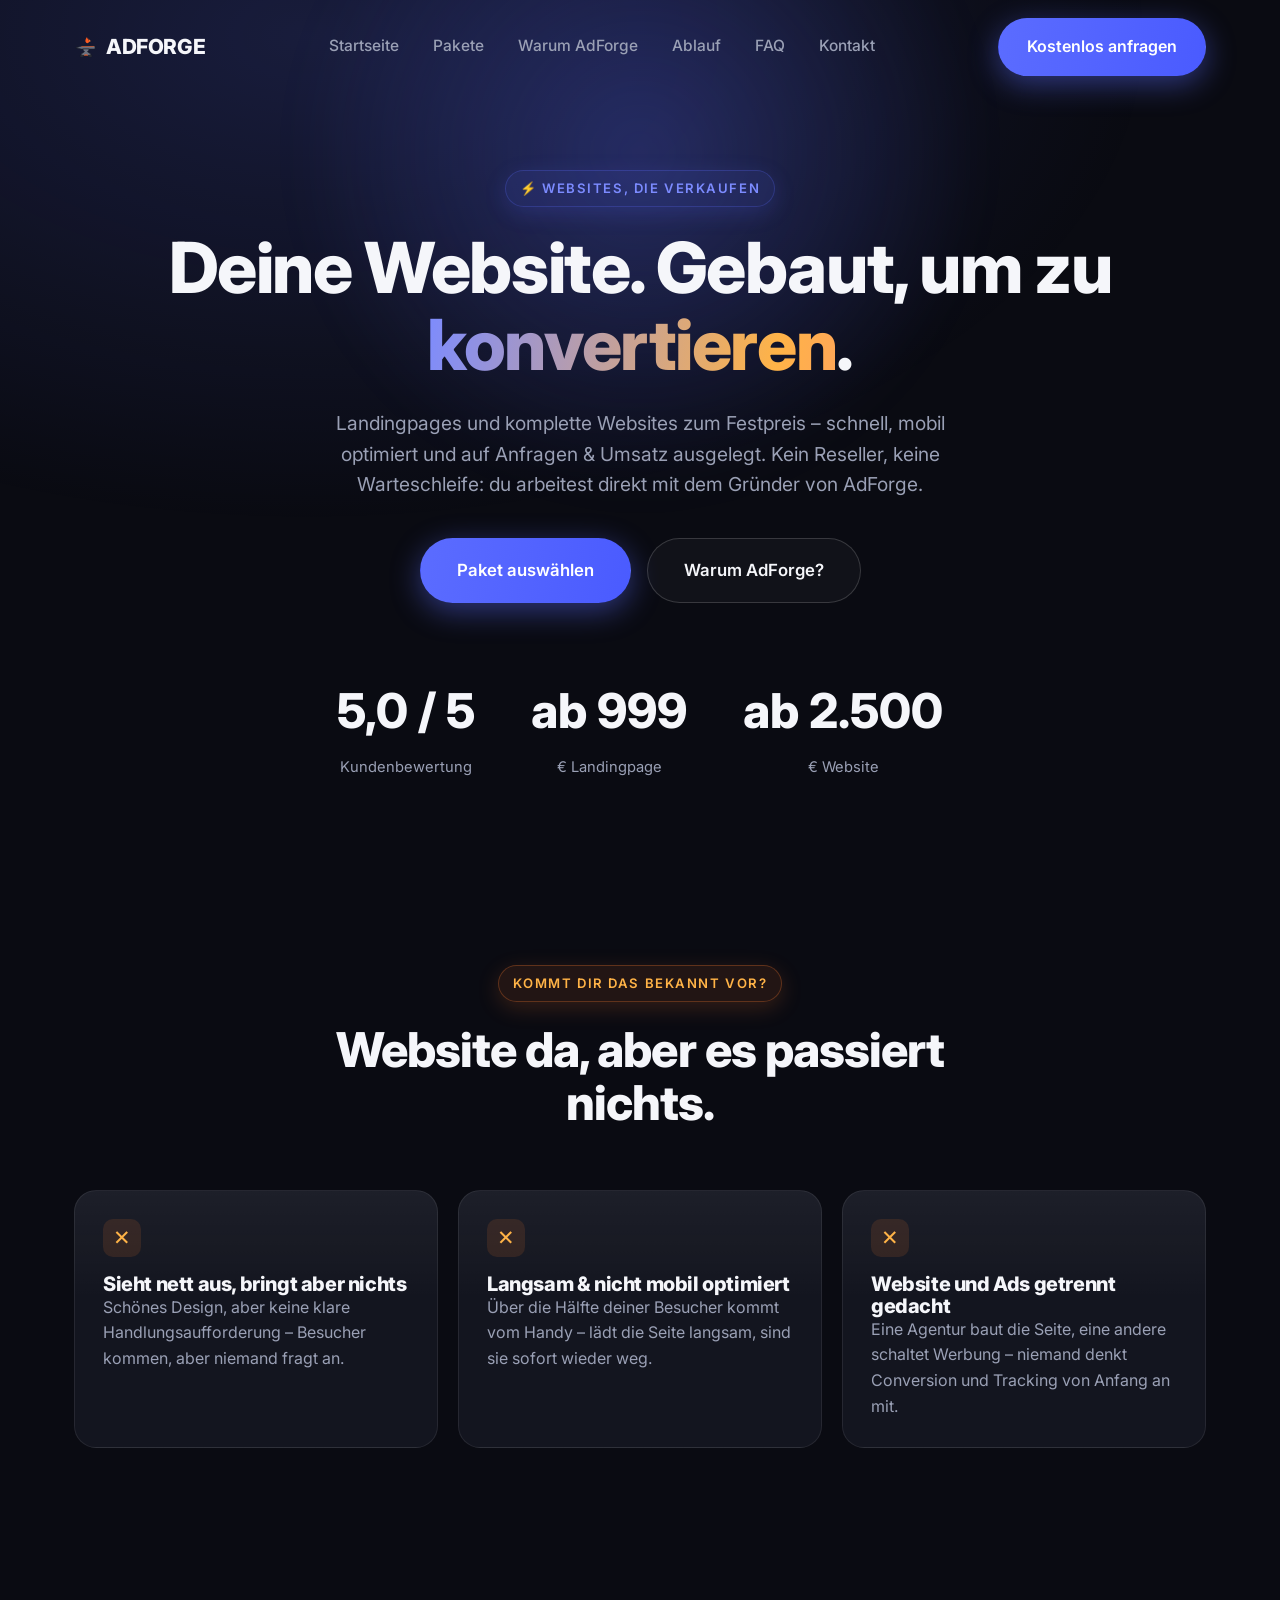
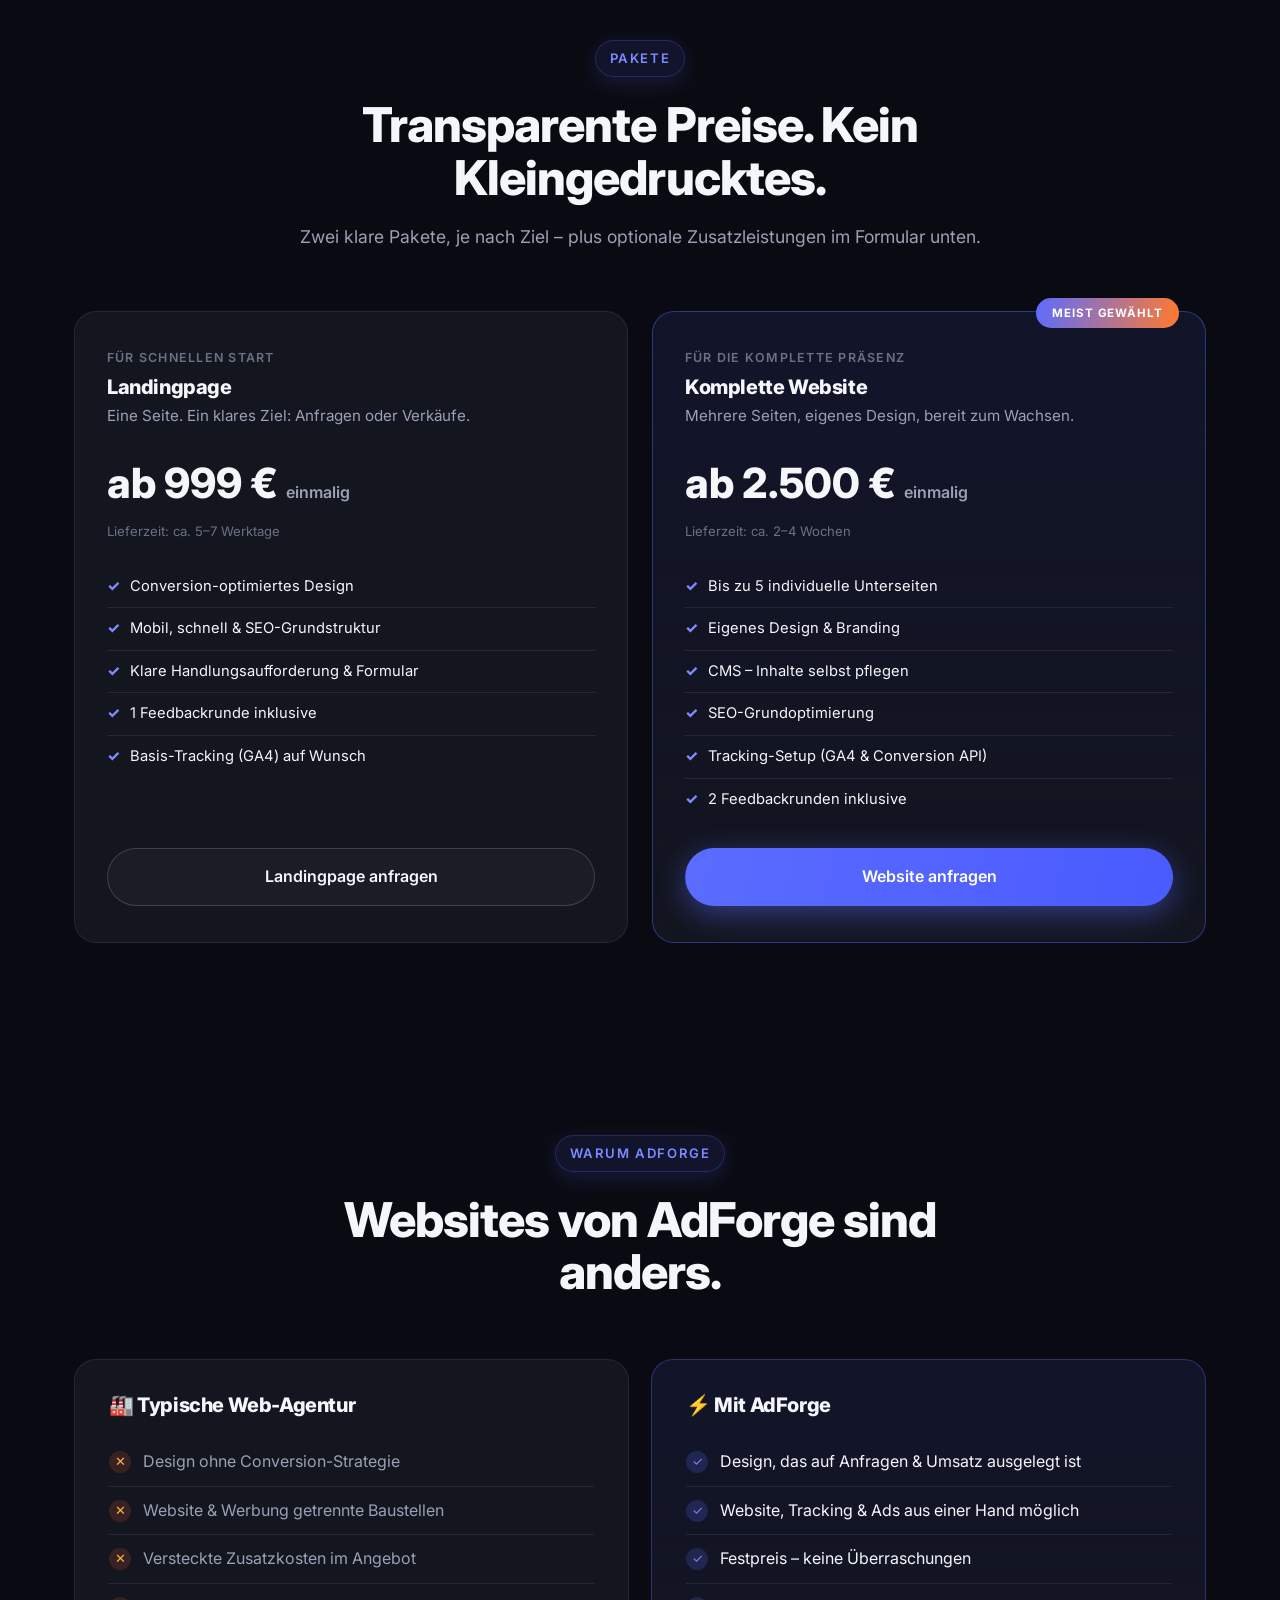
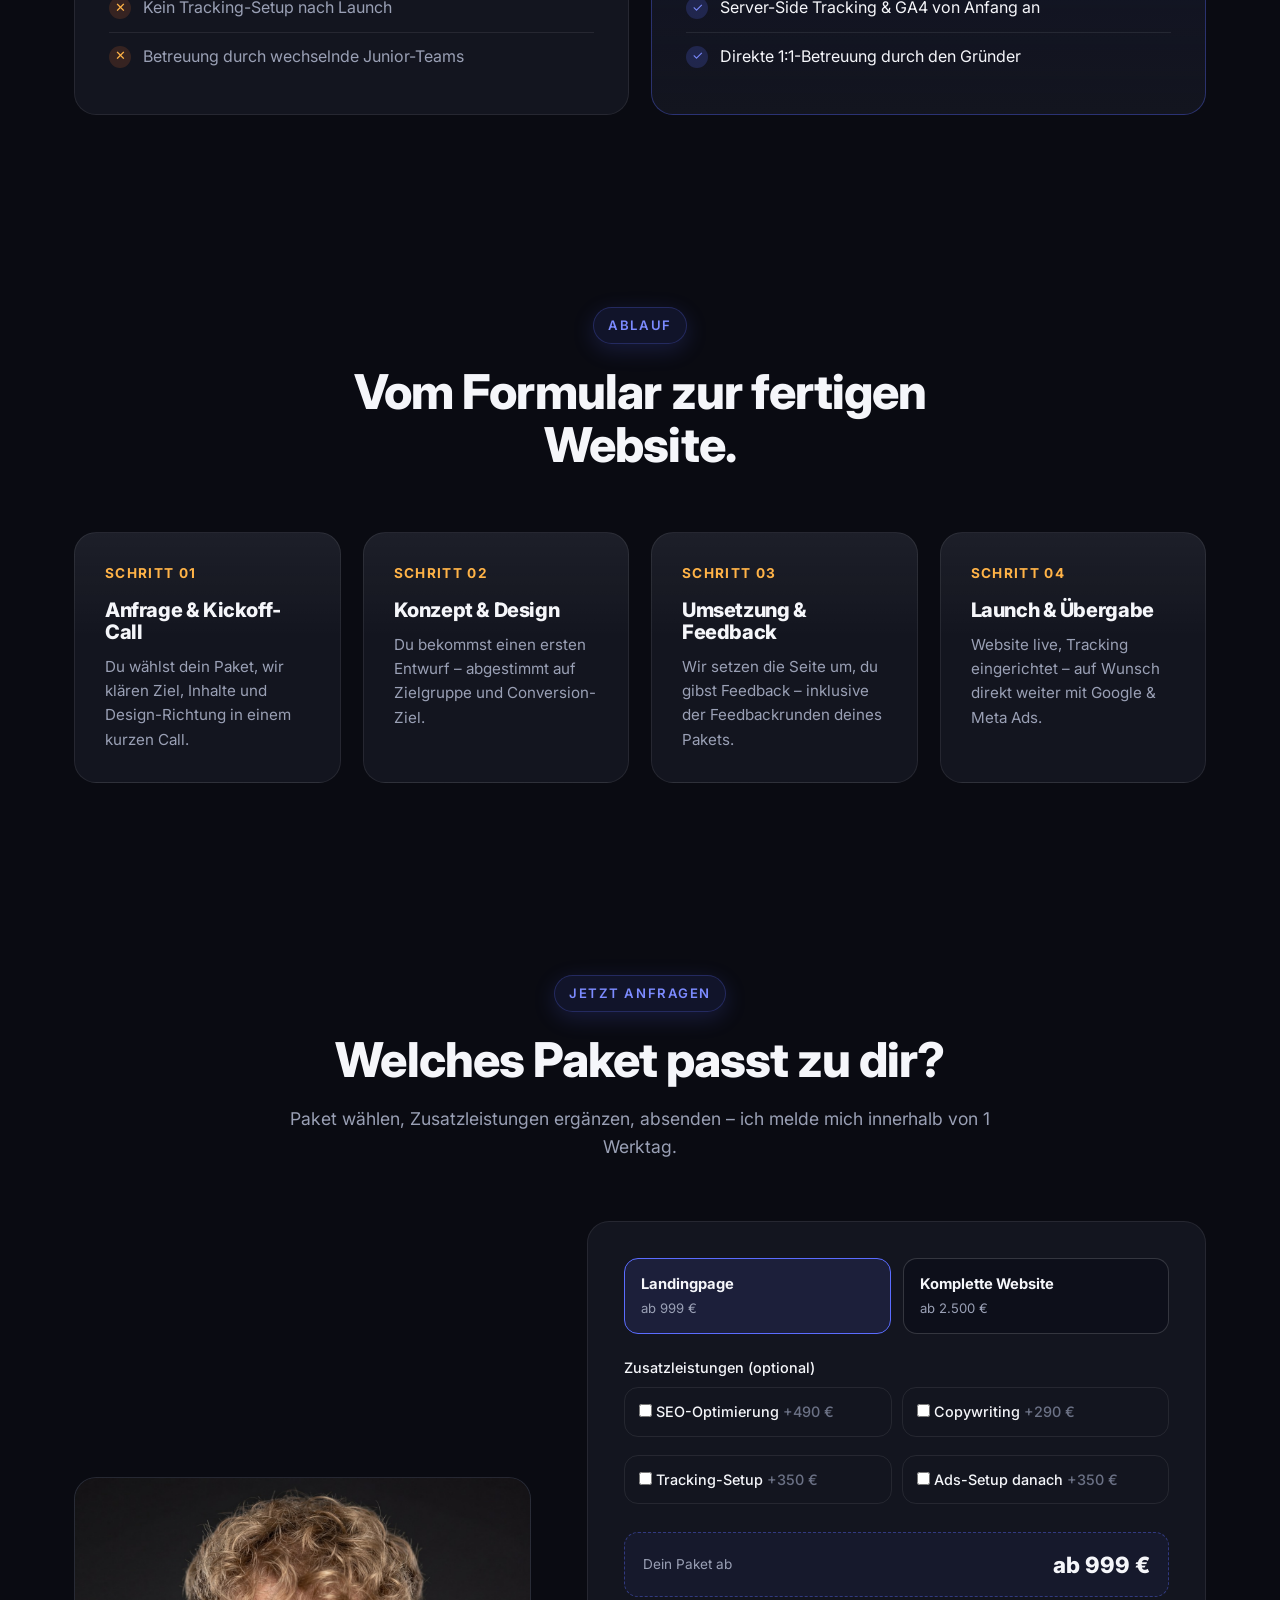
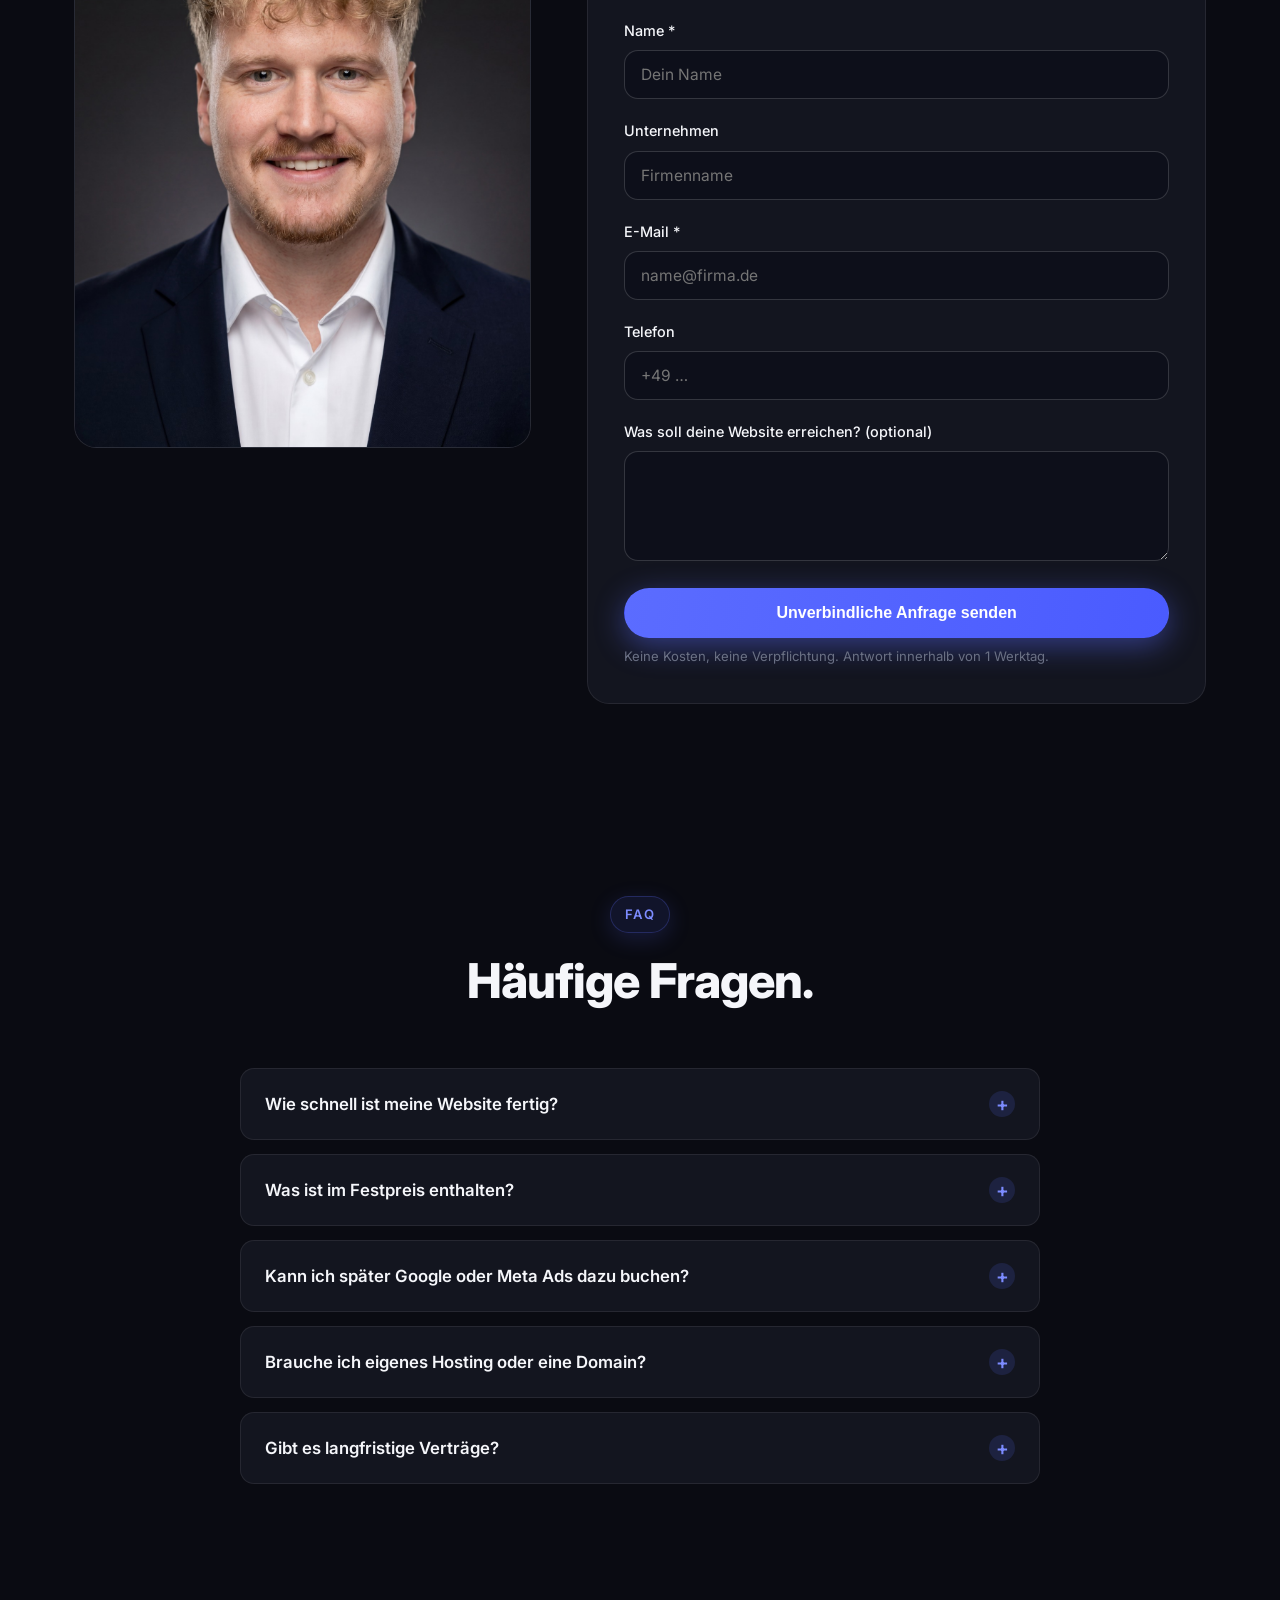
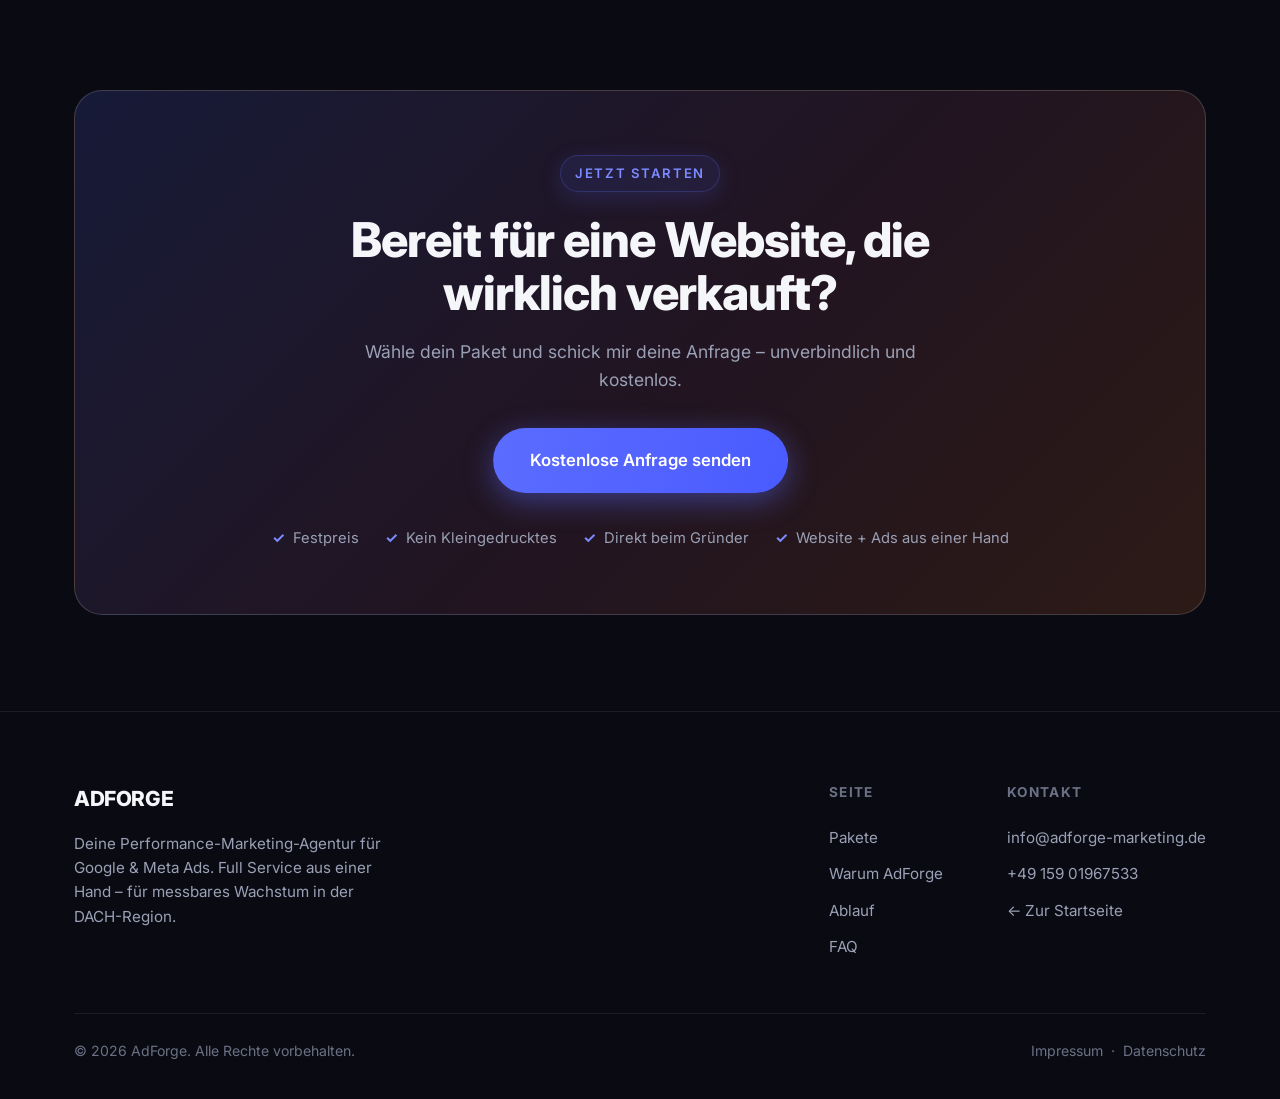
<file: websites.html>
<!DOCTYPE html>
<html lang="de">
<head>
<!-- Google tag (gtag.js) -->
<script async src="https://www.googletagmanager.com/gtag/js?id=G-VGM3GDMBKW"></script>
<script>
window.dataLayer = window.dataLayer || [];
function gtag(){dataLayer.push(arguments);}
gtag('js', new Date());
gtag('config', 'G-VGM3GDMBKW');
</script>

<meta charset="UTF-8" />
<meta name="viewport" content="width=device-width, initial-scale=1" />
<meta name="theme-color" content="#0a0b12" />
<title>Websites, die verkaufen | AdForge</title>
<meta name="description" content="Landingpages ab 999 € und komplette Websites ab 2.500 € – conversion-optimiert, im Festpreis, direkt beim Gründer von AdForge." />
<meta name="robots" content="index, follow" />
<link rel="canonical" href="https://www.adforge-marketing.de/websites.html" />
<meta property="og:type" content="website" />
<meta property="og:locale" content="de_DE" />
<meta property="og:site_name" content="AdForge" />
<meta property="og:title" content="Websites, die verkaufen | AdForge" />
<meta property="og:description" content="Landingpages ab 999 € und komplette Websites ab 2.500 € – conversion-optimiert, im Festpreis." />
<meta property="og:url" content="https://www.adforge-marketing.de/websites.html" />
<link rel="icon" type="image/svg+xml" href="images/adforge-logo.svg" />
<link rel="preconnect" href="https://fonts.googleapis.com" />
<link rel="preconnect" href="https://fonts.gstatic.com" crossorigin />
<link href="https://fonts.googleapis.com/css2?family=Inter:wght@400;500;600;700;800&display=swap" rel="stylesheet" />
<link rel="stylesheet" href="styles.css?v=3" />

<script type="application/ld+json">
{
  "@context": "https://schema.org",
  "@type": "Service",
  "serviceType": "Website- und Landingpage-Erstellung",
  "provider": { "@type": "ProfessionalService", "name": "AdForge", "url": "https://www.adforge-marketing.de/" },
  "areaServed": ["DE", "AT", "CH"],
  "offers": [
    { "@type": "Offer", "name": "Landingpage", "price": "999", "priceCurrency": "EUR" },
    { "@type": "Offer", "name": "Komplette Website", "price": "2500", "priceCurrency": "EUR" }
  ]
}
</script>
</head>
<body>

<!-- ===== Header ===== -->
<header class="header">
  <div class="container nav">
    <a href="index.html" class="logo" aria-label="AdForge Startseite"><span class="logo-mark"><img src="images/adforge-logo.svg" alt="" /></span>ADFORGE</a>
    <nav class="nav-links" aria-label="Hauptnavigation">
      <a href="index.html">Startseite</a>
      <a href="#pakete">Pakete</a>
      <a href="#warum">Warum AdForge</a>
      <a href="#ablauf">Ablauf</a>
      <a href="#faq">FAQ</a>
      <a href="kontakt.html">Kontakt</a>
    </nav>
    <div class="nav-cta">
      <a href="#formular" class="btn btn-primary">Kostenlos anfragen</a>
      <button class="nav-toggle" aria-label="Menü öffnen"><span></span><span></span><span></span></button>
    </div>
  </div>
</header>

<main id="top">

  <!-- ===== Hero ===== -->
  <section class="hero">
    <div class="hero-glow"></div>
    <div class="container">
      <span class="eyebrow reveal">⚡ Websites, die verkaufen</span>
      <h1 class="reveal d1">Deine Website. Gebaut, um zu <span class="gradient-text">konvertieren</span>.</h1>
      <p class="sub reveal d2">Landingpages und komplette Websites zum Festpreis – schnell, mobil optimiert und auf Anfragen &amp; Umsatz ausgelegt. Kein Reseller, keine Warteschleife: du arbeitest direkt mit dem Gründer von AdForge.</p>
      <div class="hero-cta reveal d3">
        <a href="#pakete" class="btn btn-primary btn-lg">Paket auswählen</a>
        <a href="#warum" class="btn btn-ghost btn-lg">Warum AdForge?</a>
      </div>
      <div class="hero-stats reveal d4">
        <div class="stat"><div class="num" data-count="5.0" data-suffix=" / 5">0</div><div class="label">Kundenbewertung</div></div>
        <div class="stat"><div class="num" data-count="999" data-prefix="ab ">0</div><div class="label">€ Landingpage</div></div>
        <div class="stat"><div class="num" data-count="2500" data-prefix="ab ">0</div><div class="label">€ Website</div></div>
      </div>
    </div>
  </section>

  <!-- ===== Pain points ===== -->
  <section id="problem">
    <div class="container">
      <div class="section-head reveal">
        <span class="eyebrow ember">Kommt dir das bekannt vor?</span>
        <h2>Website da, aber es passiert nichts.</h2>
      </div>
      <div class="pains">
        <div class="pain reveal"><div class="x">✕</div><h3>Sieht nett aus, bringt aber nichts</h3><p>Schönes Design, aber keine klare Handlungsaufforderung – Besucher kommen, aber niemand fragt an.</p></div>
        <div class="pain reveal d1"><div class="x">✕</div><h3>Langsam &amp; nicht mobil optimiert</h3><p>Über die Hälfte deiner Besucher kommt vom Handy – lädt die Seite langsam, sind sie sofort wieder weg.</p></div>
        <div class="pain reveal d2"><div class="x">✕</div><h3>Website und Ads getrennt gedacht</h3><p>Eine Agentur baut die Seite, eine andere schaltet Werbung – niemand denkt Conversion und Tracking von Anfang an mit.</p></div>
      </div>
    </div>
  </section>

  <!-- ===== Pricing ===== -->
  <section id="pakete">
    <div class="container">
      <div class="section-head reveal">
        <span class="eyebrow">Pakete</span>
        <h2>Transparente Preise. Kein Kleingedrucktes.</h2>
        <p>Zwei klare Pakete, je nach Ziel – plus optionale Zusatzleistungen im Formular unten.</p>
      </div>
      <div class="pricing-grid">
        <div class="price-card reveal" data-package="landingpage">
          <div class="price-tag">Für schnellen Start</div>
          <h3>Landingpage</h3>
          <div class="tagline">Eine Seite. Ein klares Ziel: Anfragen oder Verkäufe.</div>
          <div class="amount">ab 999 € <span>einmalig</span></div>
          <div class="note">Lieferzeit: ca. 5–7 Werktage</div>
          <ul class="price-list">
            <li><span class="ck">✓</span> Conversion-optimiertes Design</li>
            <li><span class="ck">✓</span> Mobil, schnell &amp; SEO-Grundstruktur</li>
            <li><span class="ck">✓</span> Klare Handlungsaufforderung &amp; Formular</li>
            <li><span class="ck">✓</span> 1 Feedbackrunde inklusive</li>
            <li><span class="ck">✓</span> Basis-Tracking (GA4) auf Wunsch</li>
          </ul>
          <a href="#formular" class="btn btn-ghost js-select-pkg" data-package="landingpage" style="width:100%;">Landingpage anfragen</a>
        </div>
        <div class="price-card featured reveal d1" data-package="website">
          <span class="price-ribbon">Meist gewählt</span>
          <div class="price-tag">Für die komplette Präsenz</div>
          <h3>Komplette Website</h3>
          <div class="tagline">Mehrere Seiten, eigenes Design, bereit zum Wachsen.</div>
          <div class="amount">ab 2.500 € <span>einmalig</span></div>
          <div class="note">Lieferzeit: ca. 2–4 Wochen</div>
          <ul class="price-list">
            <li><span class="ck">✓</span> Bis zu 5 individuelle Unterseiten</li>
            <li><span class="ck">✓</span> Eigenes Design &amp; Branding</li>
            <li><span class="ck">✓</span> CMS – Inhalte selbst pflegen</li>
            <li><span class="ck">✓</span> SEO-Grundoptimierung</li>
            <li><span class="ck">✓</span> Tracking-Setup (GA4 &amp; Conversion API)</li>
            <li><span class="ck">✓</span> 2 Feedbackrunden inklusive</li>
          </ul>
          <a href="#formular" class="btn btn-primary js-select-pkg" data-package="website" style="width:100%;">Website anfragen</a>
        </div>
      </div>
    </div>
  </section>

  <!-- ===== Why AdForge ===== -->
  <section id="warum">
    <div class="container">
      <div class="section-head reveal">
        <span class="eyebrow">Warum AdForge</span>
        <h2>Websites von AdForge sind anders.</h2>
      </div>
      <div class="compare">
        <div class="compare-col bad reveal">
          <h3>🏭 Typische Web-Agentur</h3>
          <ul>
            <li><span class="ic">✕</span> Design ohne Conversion-Strategie</li>
            <li><span class="ic">✕</span> Website &amp; Werbung getrennte Baustellen</li>
            <li><span class="ic">✕</span> Versteckte Zusatzkosten im Angebot</li>
            <li><span class="ic">✕</span> Kein Tracking-Setup nach Launch</li>
            <li><span class="ic">✕</span> Betreuung durch wechselnde Junior-Teams</li>
          </ul>
        </div>
        <div class="compare-col good reveal d1">
          <h3>⚡ Mit AdForge</h3>
          <ul>
            <li><span class="ic">✓</span> Design, das auf Anfragen &amp; Umsatz ausgelegt ist</li>
            <li><span class="ic">✓</span> Website, Tracking &amp; Ads aus einer Hand möglich</li>
            <li><span class="ic">✓</span> Festpreis – keine Überraschungen</li>
            <li><span class="ic">✓</span> Server-Side Tracking &amp; GA4 von Anfang an</li>
            <li><span class="ic">✓</span> Direkte 1:1-Betreuung durch den Gründer</li>
          </ul>
        </div>
      </div>
    </div>
  </section>

  <!-- ===== Process ===== -->
  <section id="ablauf">
    <div class="container">
      <div class="section-head reveal">
        <span class="eyebrow">Ablauf</span>
        <h2>Vom Formular zur fertigen Website.</h2>
      </div>
      <div class="steps">
        <div class="step reveal"><div class="no">SCHRITT 01</div><h3>Anfrage &amp; Kickoff-Call</h3><p>Du wählst dein Paket, wir klären Ziel, Inhalte und Design-Richtung in einem kurzen Call.</p></div>
        <div class="step reveal d1"><div class="no">SCHRITT 02</div><h3>Konzept &amp; Design</h3><p>Du bekommst einen ersten Entwurf – abgestimmt auf Zielgruppe und Conversion-Ziel.</p></div>
        <div class="step reveal d2"><div class="no">SCHRITT 03</div><h3>Umsetzung &amp; Feedback</h3><p>Wir setzen die Seite um, du gibst Feedback – inklusive der Feedbackrunden deines Pakets.</p></div>
        <div class="step reveal d3"><div class="no">SCHRITT 04</div><h3>Launch &amp; Übergabe</h3><p>Website live, Tracking eingerichtet – auf Wunsch direkt weiter mit Google &amp; Meta Ads.</p></div>
      </div>
    </div>
  </section>

  <!-- ===== Formular ===== -->
  <section id="formular">
    <div class="container">
      <div class="section-head reveal">
        <span class="eyebrow">Jetzt anfragen</span>
        <h2>Welches Paket passt zu dir?</h2>
        <p>Paket wählen, Zusatzleistungen ergänzen, absenden – ich melde mich innerhalb von 1 Werktag.</p>
      </div>

      <div class="founder">
        <div class="founder-img reveal">
          <img src="images/tobias-grundl.jpg" alt="Tobias Gründl – Gründer von AdForge" loading="lazy"
               onerror="this.style.display='none'; this.nextElementSibling.style.display='grid';" />
          <div class="ph" style="display:none;">Foto: bitte <strong>images/tobias-grundl.jpg</strong> ablegen</div>
        </div>

        <form id="form" class="form-card reveal d1" data-webhook="https://hooks.zapier.com/hooks/catch/26752793/upw0gkz/">

          <div class="pkg-choice" role="radiogroup" aria-label="Paket auswählen">
            <label class="pkg-option active" data-price="999">
              <input type="radio" name="Paket" value="Landingpage (ab 999 €)" checked>
              <div class="pkg-name">Landingpage</div>
              <div class="pkg-price">ab 999 €</div>
            </label>
            <label class="pkg-option" data-price="2500">
              <input type="radio" name="Paket" value="Komplette Website (ab 2.500 €)">
              <div class="pkg-name">Komplette Website</div>
              <div class="pkg-price">ab 2.500 €</div>
            </label>
          </div>

          <div class="field">
            <label>Zusatzleistungen (optional)</label>
            <div class="checkbox-grid">
              <label class="check"><input type="checkbox" name="Zusatzleistungen" value="SEO-Grundoptimierung (+490 €)" data-price="490" /> SEO-Optimierung <span style="color:var(--muted-2); margin-left:auto;">+490 €</span></label>
              <label class="check"><input type="checkbox" name="Zusatzleistungen" value="Copywriting (+290 €)" data-price="290" /> Copywriting <span style="color:var(--muted-2); margin-left:auto;">+290 €</span></label>
              <label class="check"><input type="checkbox" name="Zusatzleistungen" value="Tracking-Setup (+350 €)" data-price="350" /> Tracking-Setup <span style="color:var(--muted-2); margin-left:auto;">+350 €</span></label>
              <label class="check"><input type="checkbox" name="Zusatzleistungen" value="Ads-Setup im Anschluss (+350 €)" data-price="350" /> Ads-Setup danach <span style="color:var(--muted-2); margin-left:auto;">+350 €</span></label>
            </div>
          </div>

          <div class="price-summary">
            <span class="label">Dein Paket ab</span>
            <span class="total" id="price-total">999 €</span>
          </div>
          <input type="hidden" name="Berechneter Preis" id="price-hidden" value="ab 999 €" />

          <div class="field">
            <label for="name">Name *</label>
            <input id="name" name="Name" type="text" required placeholder="Dein Name" />
          </div>
          <div class="field">
            <label for="company">Unternehmen</label>
            <input id="company" name="Unternehmen" type="text" placeholder="Firmenname" />
          </div>
          <div class="field">
            <label for="email">E-Mail *</label>
            <input id="email" name="E-Mail" type="email" required placeholder="name@firma.de" />
          </div>
          <div class="field">
            <label for="phone">Telefon</label>
            <input id="phone" name="Telefon" type="tel" placeholder="+49 …" />
          </div>
          <div class="field">
            <label for="message">Was soll deine Website erreichen? (optional)</label>
            <textarea id="message" name="Nachricht" rows="4"></textarea>
          </div>

          <button type="submit" class="btn btn-primary" style="width:100%;">Unverbindliche Anfrage senden</button>
          <p class="form-note">Keine Kosten, keine Verpflichtung. Antwort innerhalb von 1 Werktag.</p>
          <div class="form-status" hidden></div>
        </form>
      </div>
    </div>
  </section>

  <!-- ===== FAQ ===== -->
  <section id="faq">
    <div class="container">
      <div class="section-head reveal">
        <span class="eyebrow">FAQ</span>
        <h2>Häufige Fragen.</h2>
      </div>
      <div class="faq-list reveal">
        <div class="faq-item"><button class="faq-q">Wie schnell ist meine Website fertig?<span class="pm">+</span></button><div class="faq-a"><p>Eine Landingpage dauert in der Regel 5–7 Werktage, eine komplette Website 2–4 Wochen – abhängig von Umfang und Feedback-Geschwindigkeit.</p></div></div>
        <div class="faq-item"><button class="faq-q">Was ist im Festpreis enthalten?<span class="pm">+</span></button><div class="faq-a"><p>Design, Umsetzung, mobile Optimierung, Basis-SEO und die im Paket genannten Feedbackrunden. Zusatzleistungen wie SEO, Copywriting, Tracking oder Ads-Setup sind optional dazubuchbar.</p></div></div>
        <div class="faq-item"><button class="faq-q">Kann ich später Google oder Meta Ads dazu buchen?<span class="pm">+</span></button><div class="faq-a"><p>Ja – da AdForge auch Performance-Marketing-Agentur ist, lässt sich die Website nahtlos mit Google- &amp; Meta-Ads-Kampagnen sowie sauberem Tracking verbinden.</p></div></div>
        <div class="faq-item"><button class="faq-q">Brauche ich eigenes Hosting oder eine Domain?<span class="pm">+</span></button><div class="faq-a"><p>Eine eigene Domain ist sinnvoll, muss aber nicht vorab vorhanden sein – wir klären das im Kickoff-Call und unterstützen bei der Einrichtung.</p></div></div>
        <div class="faq-item"><button class="faq-q">Gibt es langfristige Verträge?<span class="pm">+</span></button><div class="faq-a"><p>Nein. Der Website-Preis ist ein einmaliger Festpreis, keine Knebelverträge – genau wie bei allen anderen AdForge-Leistungen.</p></div></div>
      </div>
    </div>
  </section>

  <!-- ===== Final CTA ===== -->
  <section class="cta-band">
    <div class="container">
      <div class="cta-box reveal">
        <span class="eyebrow">Jetzt starten</span>
        <h2>Bereit für eine Website, die wirklich verkauft?</h2>
        <p>Wähle dein Paket und schick mir deine Anfrage – unverbindlich und kostenlos.</p>
        <a href="#formular" class="btn btn-primary btn-lg">Kostenlose Anfrage senden</a>
        <div class="cta-perks">
          <span>Festpreis</span>
          <span>Kein Kleingedrucktes</span>
          <span>Direkt beim Gründer</span>
          <span>Website + Ads aus einer Hand</span>
        </div>
      </div>
    </div>
  </section>

</main>

<!-- ===== Footer ===== -->
<footer class="footer">
  <div class="container">
    <div class="footer-top">
      <div class="footer-brand">
        <a href="index.html" class="logo">ADFORGE</a>
        <p>Deine Performance-Marketing-Agentur für Google &amp; Meta Ads. Full Service aus einer Hand – für messbares Wachstum in der DACH-Region.</p>
      </div>
      <div class="footer-cols">
        <div class="footer-col">
          <h4>Seite</h4>
          <a href="#pakete">Pakete</a>
          <a href="#warum">Warum AdForge</a>
          <a href="#ablauf">Ablauf</a>
          <a href="#faq">FAQ</a>
        </div>
        <div class="footer-col">
          <h4>Kontakt</h4>
          <a href="mailto:info@adforge-marketing.de">info@adforge-marketing.de</a>
          <a href="tel:+4915901967533">+49 159 01967533</a>
          <a href="index.html">← Zur Startseite</a>
        </div>
      </div>
    </div>
    <div class="footer-bottom">
      <span>© <span data-year>2026</span> AdForge. Alle Rechte vorbehalten.</span>
      <span><a href="impressum.html">Impressum</a> &nbsp;·&nbsp; <a href="datenschutz.html">Datenschutz</a></span>
    </div>
  </div>
</footer>

<script src="script.js?v=4"></script>
<script>
  // Page-specific: package chooser + live price calculator (Website-Pakete)
  (function () {
    var pkgOptions = document.querySelectorAll('.pkg-option');
    var extraInputs = document.querySelectorAll('.checkbox-grid input[type="checkbox"]');
    var totalEl = document.getElementById('price-total');
    var hiddenEl = document.getElementById('price-hidden');

    function basePrice() {
      var active = document.querySelector('.pkg-option.active');
      return active ? parseInt(active.dataset.price, 10) : 999;
    }
    function recalc() {
      var total = basePrice();
      extraInputs.forEach(function (i) { if (i.checked) total += parseInt(i.dataset.price, 10); });
      var text = 'ab ' + total.toLocaleString('de-DE') + ' €';
      if (totalEl) totalEl.textContent = text;
      if (hiddenEl) hiddenEl.value = text;
    }
    pkgOptions.forEach(function (opt) {
      opt.addEventListener('click', function () {
        pkgOptions.forEach(function (o) { o.classList.remove('active'); });
        opt.classList.add('active');
        opt.querySelector('input').checked = true;
        recalc();
      });
    });
    extraInputs.forEach(function (i) { i.addEventListener('change', recalc); });
    recalc();

    document.querySelectorAll('.js-select-pkg').forEach(function (btn) {
      btn.addEventListener('click', function () {
        var wantWebsite = btn.dataset.package === 'website';
        pkgOptions.forEach(function (o) {
          var match = wantWebsite ? o.dataset.price === '2500' : o.dataset.price === '999';
          o.classList.toggle('active', match);
          if (match) o.querySelector('input').checked = true;
        });
        recalc();
      });
    });
  })();
</script>
</body>
</html>
</file>
<file: styles.css>
/* ===================================================================
   AdForge – Dark Premium Stylesheet
   =================================================================== */

:root {
  --bg: #0a0b12;
  --bg-2: #0d0f1a;
  --surface: #13151f;
  --surface-2: #181b27;
  --border: rgba(255, 255, 255, 0.08);
  --border-strong: rgba(255, 255, 255, 0.16);

  --primary: #5b6cff;
  --primary-2: #7c8bff;
  --primary-glow: rgba(91, 108, 255, 0.45);

  --ember: #ff7a2f;
  --ember-2: #ffb347;
  --ember-glow: rgba(255, 122, 47, 0.45);

  --text: #f5f6fa;
  --muted: #9aa0b5;
  --muted-2: #6b7185;

  --radius: 18px;
  --radius-sm: 12px;
  --maxw: 1180px;

  --font: "Inter", -apple-system, BlinkMacSystemFont, "Segoe UI", Roboto, Helvetica, Arial, sans-serif;
}

* { margin: 0; padding: 0; box-sizing: border-box; }

html { scroll-behavior: smooth; scroll-padding-top: 90px; }

body {
  font-family: var(--font);
  background: var(--bg);
  color: var(--text);
  line-height: 1.6;
  -webkit-font-smoothing: antialiased;
  overflow-x: hidden;
}

/* Ambient background glow */
body::before {
  content: "";
  position: fixed;
  inset: 0;
  background:
    radial-gradient(60% 50% at 15% 0%, rgba(91, 108, 255, 0.16), transparent 60%),
    radial-gradient(50% 45% at 90% 10%, rgba(255, 122, 47, 0.12), transparent 60%),
    radial-gradient(60% 60% at 50% 100%, rgba(91, 108, 255, 0.08), transparent 70%);
  z-index: -2;
  pointer-events: none;
}

a { color: inherit; text-decoration: none; }
img { max-width: 100%; display: block; }
ul { list-style: none; }

.container { width: 100%; max-width: var(--maxw); margin: 0 auto; padding: 0 24px; }

section { padding: 96px 0; position: relative; }

/* ---------- Typography ---------- */
h1, h2, h3 { line-height: 1.1; letter-spacing: -0.02em; font-weight: 800; }
h1 { font-size: clamp(2.4rem, 6vw, 4.4rem); }
h2 { font-size: clamp(1.9rem, 4vw, 3rem); }
h3 { font-size: 1.25rem; }

.eyebrow {
  display: inline-flex; align-items: center; gap: 8px;
  font-size: 0.82rem; font-weight: 600; letter-spacing: 0.12em; text-transform: uppercase;
  color: var(--primary-2);
  padding: 7px 14px; border-radius: 100px;
  background: rgba(91, 108, 255, 0.1);
  border: 1px solid rgba(91, 108, 255, 0.25);
  margin-bottom: 22px;
}
.eyebrow.ember { color: var(--ember-2); background: rgba(255,122,47,0.1); border-color: rgba(255,122,47,0.28); }

.section-head { max-width: 720px; margin: 0 auto 60px; text-align: center; }
.section-head p { color: var(--muted); font-size: 1.1rem; margin-top: 18px; }

.gradient-text {
  background: linear-gradient(100deg, var(--primary-2), var(--ember-2));
  -webkit-background-clip: text; background-clip: text; color: transparent;
}

/* ---------- Buttons ---------- */
.btn {
  display: inline-flex; align-items: center; justify-content: center; gap: 10px;
  font-weight: 600; font-size: 1rem; padding: 15px 28px; border-radius: 100px;
  cursor: pointer; border: 1px solid transparent; transition: transform .25s ease, box-shadow .25s ease, background .25s ease;
  white-space: nowrap;
}
.btn-primary {
  color: #fff;
  background: linear-gradient(100deg, var(--primary), #4a5bff);
  box-shadow: 0 8px 30px var(--primary-glow);
}
.btn-primary:hover { transform: translateY(-3px); box-shadow: 0 14px 40px var(--primary-glow); }
.btn-ghost { color: var(--text); border-color: var(--border-strong); background: rgba(255,255,255,0.03); }
.btn-ghost:hover { background: rgba(255,255,255,0.08); transform: translateY(-3px); }
.btn-lg { padding: 18px 36px; font-size: 1.05rem; }

/* ---------- Header ---------- */
.header {
  position: fixed; top: 0; left: 0; right: 0; z-index: 100;
  transition: all .3s ease; padding: 18px 0;
}
.header.scrolled {
  background: rgba(10, 11, 18, 0.8);
  backdrop-filter: blur(18px); -webkit-backdrop-filter: blur(18px);
  border-bottom: 1px solid var(--border); padding: 12px 0;
}
.nav { display: flex; align-items: center; justify-content: space-between; }
.logo { display: flex; align-items: center; gap: 8px; font-weight: 800; font-size: 1.3rem; letter-spacing: -0.02em; }
.logo-mark {
  width: 24px; height: 24px; display: grid; place-items: center;
  font-size: 1.1rem; color: #fff; overflow: hidden;
}
.logo-mark img { width: 100%; height: 100%; object-fit: contain; }
.nav-links { display: flex; gap: 34px; align-items: center; }
.nav-links a { color: var(--muted); font-weight: 500; font-size: 0.97rem; transition: color .2s; position: relative; }
.nav-links a:hover { color: var(--text); }
.nav-cta { display: flex; align-items: center; gap: 14px; }
.nav-toggle { display: none; background: none; border: none; cursor: pointer; flex-direction: column; gap: 5px; padding: 8px; }
.nav-toggle span { width: 24px; height: 2px; background: var(--text); border-radius: 2px; transition: .3s; }

/* ---------- Hero ---------- */
.hero { padding: 170px 0 90px; text-align: center; overflow: hidden; }
.hero-glow {
  position: absolute; top: -10%; left: 50%; transform: translateX(-50%);
  width: 900px; height: 600px; pointer-events: none; z-index: -1;
  background: radial-gradient(circle at 50% 40%, rgba(91,108,255,0.28), transparent 60%);
  filter: blur(20px); animation: pulse 7s ease-in-out infinite;
}
@keyframes pulse { 0%,100%{opacity:.7; transform:translateX(-50%) scale(1);} 50%{opacity:1; transform:translateX(-50%) scale(1.08);} }
.hero h1 { max-width: 950px; margin: 0 auto 24px; }
.hero .sub { font-size: 1.2rem; color: var(--muted); max-width: 640px; margin: 0 auto 38px; }
.hero-cta { display: flex; gap: 16px; justify-content: center; flex-wrap: wrap; margin-bottom: 70px; }

.hero-stats { display: flex; justify-content: center; gap: 56px; flex-wrap: wrap; }
.stat { text-align: center; }
.stat .num { font-size: clamp(2rem, 4vw, 3rem); font-weight: 800; }
.stat .label { color: var(--muted); font-size: 0.92rem; margin-top: 6px; }

/* Sparks */
.spark { position: absolute; width: 3px; height: 3px; border-radius: 50%; background: var(--ember-2); box-shadow: 0 0 8px var(--ember-2); opacity: 0; }

/* ---------- Trust marquee ---------- */
.trust { padding: 50px 0; border-top: 1px solid var(--border); border-bottom: 1px solid var(--border); }
.trust-label { text-align: center; color: var(--muted-2); font-size: 0.82rem; letter-spacing: 0.14em; text-transform: uppercase; margin-bottom: 28px; }
.marquee { overflow: hidden; -webkit-mask-image: linear-gradient(90deg, transparent, #000 12%, #000 88%, transparent); mask-image: linear-gradient(90deg, transparent, #000 12%, #000 88%, transparent); }
.marquee-track { display: flex; gap: 60px; width: max-content; animation: scroll 28s linear infinite; }
.marquee:hover .marquee-track { animation-play-state: paused; }
@keyframes scroll { to { transform: translateX(-50%); } }
.brand-chip { display: flex; align-items: center; gap: 10px; color: var(--muted); font-weight: 600; font-size: 1.05rem; opacity: .75; transition: opacity .2s; white-space: nowrap; }
.brand-chip:hover { opacity: 1; }
.brand-chip svg { width: 22px; height: 22px; }

/* ---------- Pain points ---------- */
.pains { display: grid; grid-template-columns: repeat(auto-fit, minmax(260px, 1fr)); gap: 20px; }
.pain {
  background: var(--surface); border: 1px solid var(--border); border-radius: var(--radius);
  padding: 28px; position: relative; transition: border-color .25s, transform .25s;
}
.pain:hover { border-color: rgba(255,122,47,0.4); transform: translateY(-4px); }
.pain .x { width: 38px; height: 38px; border-radius: 10px; background: rgba(255,122,47,0.12); color: var(--ember-2); display: grid; place-items: center; font-size: 1.3rem; margin-bottom: 16px; }
.pain p { color: var(--muted); }

/* ---------- Services ---------- */
.services-grid { display: grid; grid-template-columns: repeat(auto-fill, minmax(300px, 1fr)); gap: 22px; }
.service {
  background: var(--surface); border: 1px solid var(--border); border-radius: var(--radius);
  padding: 32px; position: relative; overflow: hidden; transition: transform .3s, border-color .3s;
}
.service::after {
  content: ""; position: absolute; inset: 0; opacity: 0; transition: opacity .3s; pointer-events: none;
  background: radial-gradient(400px circle at var(--mx,50%) var(--my,0%), rgba(91,108,255,0.14), transparent 45%);
}
.service:hover { transform: translateY(-6px); border-color: var(--border-strong); }
.service:hover::after { opacity: 1; }
.service.featured { border-color: rgba(91,108,255,0.4); background: linear-gradient(180deg, rgba(91,108,255,0.08), var(--surface)); }
.service .tag { font-size: 0.78rem; color: var(--muted-2); text-transform: uppercase; letter-spacing: 0.1em; font-weight: 600; }
.service .ico { width: 50px; height: 50px; border-radius: 13px; display: grid; place-items: center; margin-bottom: 18px; background: linear-gradient(135deg, rgba(91,108,255,0.2), rgba(255,122,47,0.15)); }
.service .ico svg { width: 26px; height: 26px; stroke: var(--primary-2); }
.service h3 { margin: 6px 0 12px; }
.service p { color: var(--muted); font-size: 0.97rem; margin-bottom: 18px; }
.chips { display: flex; flex-wrap: wrap; gap: 8px; }
.chip { font-size: 0.8rem; padding: 5px 12px; border-radius: 100px; background: rgba(255,255,255,0.05); border: 1px solid var(--border); color: var(--muted); }
.featured-badge { position: absolute; top: 20px; right: 20px; font-size: 0.72rem; font-weight: 700; letter-spacing: 0.08em; text-transform: uppercase; color: #fff; padding: 5px 12px; border-radius: 100px; background: linear-gradient(100deg, var(--primary), var(--ember)); }

/* ---------- Compare ---------- */
.compare { display: grid; grid-template-columns: 1fr 1fr; gap: 22px; }
.compare-col { border-radius: var(--radius); padding: 34px; border: 1px solid var(--border); }
.compare-col.bad { background: var(--surface); }
.compare-col.good { background: linear-gradient(180deg, rgba(91,108,255,0.1), var(--surface)); border-color: rgba(91,108,255,0.35); }
.compare-col h3 { margin-bottom: 22px; display: flex; align-items: center; gap: 10px; }
.compare-col li { display: flex; gap: 12px; padding: 11px 0; color: var(--muted); border-bottom: 1px solid var(--border); align-items: flex-start; }
.compare-col li:last-child { border-bottom: none; }
.compare-col .ic { flex-shrink: 0; width: 22px; height: 22px; border-radius: 50%; display: grid; place-items: center; font-size: .8rem; margin-top: 2px; }
.bad .ic { background: rgba(255,122,47,0.15); color: var(--ember-2); }
.good .ic { background: rgba(91,108,255,0.2); color: var(--primary-2); }
.good li { color: var(--text); }

/* ---------- Results ---------- */
.results-grid { display: grid; grid-template-columns: repeat(auto-fit, minmax(300px, 1fr)); gap: 22px; margin-bottom: 56px; }
.result-card { background: var(--surface); border: 1px solid var(--border); border-radius: var(--radius); padding: 30px; transition: transform .3s, border-color .3s; }
.result-card:hover { transform: translateY(-5px); border-color: var(--border-strong); }
.result-card .meta { display: flex; justify-content: space-between; font-size: 0.8rem; color: var(--muted-2); text-transform: uppercase; letter-spacing: 0.08em; margin-bottom: 18px; }
.result-card .big { font-size: 2.6rem; font-weight: 800; margin-bottom: 8px; }
.result-card .desc { color: var(--muted); font-size: 0.95rem; margin-bottom: 22px; }
.result-mini { display: flex; gap: 22px; padding-top: 18px; border-top: 1px solid var(--border); }
.result-mini div span { display: block; }
.result-mini .v { font-weight: 700; font-size: 1.1rem; }
.result-mini .k { font-size: 0.78rem; color: var(--muted-2); }

.bigstats { display: grid; grid-template-columns: repeat(auto-fit, minmax(180px,1fr)); gap: 20px; }
.bigstat { text-align: center; background: var(--surface); border: 1px solid var(--border); border-radius: var(--radius); padding: 34px 20px; }
.bigstat .num { font-size: clamp(2rem,3.5vw,2.8rem); font-weight: 800; }
.bigstat .label { color: var(--muted); font-size: 0.9rem; margin-top: 8px; }

/* ---------- Testimonials ---------- */
.tm-grid { display: grid; grid-template-columns: repeat(auto-fill, minmax(330px, 1fr)); gap: 22px; }
.tm-card {
  background: var(--surface); border: 1px solid var(--border); border-radius: var(--radius);
  padding: 28px; display: flex; flex-direction: column; transition: transform .3s, border-color .3s;
}
.tm-card:hover { transform: translateY(-5px); border-color: var(--border-strong); }
.tm-top { display: flex; align-items: center; justify-content: space-between; gap: 12px; margin-bottom: 14px; }
.tm-stars { color: var(--ember-2); font-size: 1.05rem; letter-spacing: 2px; }
.tm-score { font-weight: 700; font-size: .95rem; color: var(--text); }
.tm-date { font-size: .8rem; color: var(--muted-2); white-space: nowrap; }
.tm-title { font-size: 1.02rem; font-weight: 700; margin-bottom: 12px; color: var(--text); }
.tm-quote { color: var(--muted); font-size: .96rem; font-style: italic; flex: 1; }
.tm-tags { display: flex; flex-wrap: wrap; gap: 7px; margin-top: 18px; }
.tm-tag { font-size: .74rem; padding: 4px 11px; border-radius: 100px; background: rgba(255,255,255,0.05); border: 1px solid var(--border); color: var(--muted-2); }
.tm-src { display: inline-flex; align-items: center; gap: 8px; justify-content: center; margin: 0 auto 40px; padding: 8px 18px; border-radius: 100px; background: rgba(91,108,255,0.1); border: 1px solid rgba(91,108,255,0.25); color: var(--muted); font-size: .9rem; }
.tm-src strong { color: var(--text); }

/* ---------- Process ---------- */
.steps { display: grid; grid-template-columns: repeat(auto-fit, minmax(240px, 1fr)); gap: 22px; }
.step { background: var(--surface); border: 1px solid var(--border); border-radius: var(--radius); padding: 30px; position: relative; transition: transform .3s, border-color .3s; }
.step:hover { transform: translateY(-5px); border-color: var(--border-strong); }
.step .no { font-size: 0.85rem; color: var(--primary-2); font-weight: 700; letter-spacing: 0.1em; }
.step h3 { margin: 14px 0 12px; }
.step p { color: var(--muted); font-size: 0.95rem; }

/* ---------- Founder ---------- */
.founder { display: grid; grid-template-columns: 0.85fr 1.15fr; gap: 56px; align-items: center; }
.founder-img { position: relative; border-radius: var(--radius); overflow: hidden; border: 1px solid var(--border); aspect-ratio: 4/5; background: linear-gradient(160deg, var(--surface-2), var(--surface)); }
.founder-img .ph { position: absolute; inset: 0; display: grid; place-items: center; text-align: center; color: var(--muted-2); padding: 20px; }
.founder-img img { width: 100%; height: 100%; object-fit: cover; }
.founder ul { margin: 26px 0 30px; }
.founder li { display: flex; gap: 12px; padding: 10px 0; align-items: flex-start; }
.founder li .ic { flex-shrink: 0; width: 24px; height: 24px; border-radius: 50%; background: rgba(91,108,255,0.2); color: var(--primary-2); display: grid; place-items: center; font-size: 0.8rem; margin-top: 3px; }
.rating { display: flex; align-items: center; gap: 12px; margin-top: 6px; }
.stars { color: var(--ember-2); font-size: 1.2rem; letter-spacing: 2px; }

/* ---------- FAQ ---------- */
.faq-list { max-width: 800px; margin: 0 auto; }
.faq-item { border: 1px solid var(--border); border-radius: var(--radius-sm); margin-bottom: 14px; background: var(--surface); overflow: hidden; transition: border-color .25s; }
.faq-item.open { border-color: rgba(91,108,255,0.4); }
.faq-q { width: 100%; text-align: left; background: none; border: none; color: var(--text); font-size: 1.05rem; font-weight: 600; padding: 22px 24px; cursor: pointer; display: flex; justify-content: space-between; align-items: center; gap: 16px; font-family: inherit; }
.faq-q .pm { flex-shrink: 0; width: 26px; height: 26px; border-radius: 50%; background: rgba(91,108,255,0.15); color: var(--primary-2); display: grid; place-items: center; transition: transform .3s; font-size: 1.2rem; }
.faq-item.open .pm { transform: rotate(45deg); }
.faq-a { max-height: 0; overflow: hidden; transition: max-height .35s ease; }
.faq-a p { padding: 0 24px 22px; color: var(--muted); }

/* ---------- CTA band ---------- */
.cta-band { text-align: center; }
.cta-box {
  background: linear-gradient(135deg, rgba(91,108,255,0.14), rgba(255,122,47,0.1));
  border: 1px solid var(--border-strong); border-radius: 28px; padding: 64px 40px; position: relative; overflow: hidden;
}
.cta-box h2 { max-width: 640px; margin: 0 auto 18px; }
.cta-box p { color: var(--muted); max-width: 560px; margin: 0 auto 34px; font-size: 1.1rem; }
.cta-perks { display: flex; gap: 26px; justify-content: center; flex-wrap: wrap; margin-top: 34px; }
.cta-perks span { color: var(--muted); font-size: 0.92rem; display: flex; align-items: center; gap: 8px; }
.cta-perks span::before { content: "✓"; color: var(--primary-2); font-weight: 700; }

/* ---------- Footer ---------- */
.footer { padding: 70px 0 36px; border-top: 1px solid var(--border); }
.footer-top { display: flex; justify-content: space-between; flex-wrap: wrap; gap: 40px; margin-bottom: 48px; }
.footer-brand { max-width: 320px; }
.footer-brand p { color: var(--muted); margin-top: 16px; font-size: 0.95rem; }
.footer-cols { display: flex; gap: 64px; flex-wrap: wrap; }
.footer-col h4 { font-size: 0.85rem; text-transform: uppercase; letter-spacing: 0.1em; color: var(--muted-2); margin-bottom: 16px; }
.footer-col a { display: block; color: var(--muted); padding: 6px 0; font-size: 0.95rem; transition: color .2s; }
.footer-col a:hover { color: var(--text); }
.footer-bottom { display: flex; justify-content: space-between; flex-wrap: wrap; gap: 14px; padding-top: 26px; border-top: 1px solid var(--border); color: var(--muted-2); font-size: 0.88rem; }
.footer-bottom a { color: var(--muted-2); }
.footer-bottom a:hover { color: var(--text); }

/* ---------- Contact page ---------- */
.contact-wrap { display: grid; grid-template-columns: 0.9fr 1.1fr; gap: 50px; align-items: start; }
.contact-info .info-item { display: flex; gap: 16px; padding: 18px 0; border-bottom: 1px solid var(--border); align-items: center; }
.contact-info .info-item:last-child { border-bottom: none; }
.contact-info .ic { width: 46px; height: 46px; border-radius: 12px; background: rgba(91,108,255,0.14); display: grid; place-items: center; flex-shrink: 0; }
.contact-info .ic svg { width: 22px; height: 22px; stroke: var(--primary-2); }
.contact-info .info-item .k { font-size: 0.82rem; color: var(--muted-2); }
.contact-info .info-item .v { font-weight: 600; }
.form-card { background: var(--surface); border: 1px solid var(--border); border-radius: var(--radius); padding: 36px; }
.field { margin-bottom: 20px; }
.field label { display: block; font-size: 0.9rem; font-weight: 500; margin-bottom: 8px; }
.field input, .field select, .field textarea {
  width: 100%; padding: 14px 16px; border-radius: var(--radius-sm); border: 1px solid var(--border-strong);
  background: var(--bg-2); color: var(--text); font-family: inherit; font-size: 0.97rem; transition: border-color .2s;
}
.field input:focus, .field select:focus, .field textarea:focus { outline: none; border-color: var(--primary); }
.field textarea { resize: vertical; min-height: 110px; }
.checkbox-grid { display: grid; grid-template-columns: 1fr 1fr; gap: 10px; }
.check { display: flex; align-items: center; gap: 9px; padding: 12px 14px; border: 1px solid var(--border); border-radius: var(--radius-sm); cursor: pointer; font-size: 0.9rem; transition: border-color .2s; }
.check:hover { border-color: var(--border-strong); }
.check input { width: auto; }
.form-note { font-size: 0.82rem; color: var(--muted-2); margin-top: 8px; }
.form-status { margin-top: 16px; padding: 14px 16px; border-radius: var(--radius-sm); font-size: 0.95rem; }
.form-status.ok { background: rgba(91,108,255,0.12); border: 1px solid rgba(91,108,255,0.4); color: var(--text); }
.form-status.err { background: rgba(255,122,47,0.12); border: 1px solid rgba(255,122,47,0.45); color: var(--ember-2); }
.btn[disabled] { opacity: .6; cursor: not-allowed; }
.legal-prose { max-width: 800px; margin: 0 auto; }
.legal-prose h2 { font-size: 1.5rem; margin: 38px 0 14px; }
.legal-prose p, .legal-prose li { color: var(--muted); margin-bottom: 12px; }
.legal-prose .ph { background: rgba(255,122,47,0.12); border: 1px dashed rgba(255,122,47,0.4); color: var(--ember-2); padding: 2px 8px; border-radius: 6px; font-size: 0.9em; }
.page-hero { padding: 150px 0 40px; text-align: center; }

/* ---------- Reveal animation ---------- */
.reveal { opacity: 0; transform: translateY(28px); transition: opacity .7s cubic-bezier(.2,.7,.2,1), transform .7s cubic-bezier(.2,.7,.2,1); }
.reveal.in { opacity: 1; transform: none; }
.reveal.d1 { transition-delay: .08s; } .reveal.d2 { transition-delay: .16s; }
.reveal.d3 { transition-delay: .24s; } .reveal.d4 { transition-delay: .32s; }

/* ---------- Mobile ---------- */
@media (max-width: 900px) {
  .founder { grid-template-columns: 1fr; }
  .compare { grid-template-columns: 1fr; }
  .contact-wrap { grid-template-columns: 1fr; }
  .footer-top { flex-direction: column; }
}
@media (max-width: 760px) {
  section { padding: 70px 0; }
  .nav-links, .nav-cta .btn { display: none; }
  .nav-toggle { display: flex; }
  .nav-links.open {
    display: flex; flex-direction: column; position: absolute; top: 64px; left: 16px; right: 16px;
    background: var(--surface); border: 1px solid var(--border); border-radius: var(--radius); padding: 22px; gap: 18px;
  }
  .hero-stats { gap: 32px; }
  .checkbox-grid { grid-template-columns: 1fr; }
  .footer-cols { gap: 36px; }
}
@media (prefers-reduced-motion: reduce) {
  * { animation: none !important; transition: none !important; scroll-behavior: auto !important; }
  .reveal { opacity: 1; transform: none; }
}

/* ===================================================================
   Lebendiger & freundlicher – Enhancements
   =================================================================== */
:root {
  --radius: 22px;
  --radius-sm: 14px;
  --peach: #ff9a6c;
  --pink: #ff6fa5;
}

/* Wärmerer, sanft wandernder Hintergrund-Schimmer */
body::before {
  background:
    radial-gradient(55% 45% at 12% 2%, rgba(91,108,255,0.18), transparent 60%),
    radial-gradient(50% 45% at 88% 8%, rgba(255,122,47,0.17), transparent 60%),
    radial-gradient(45% 40% at 78% 92%, rgba(255,111,165,0.11), transparent 65%),
    radial-gradient(55% 55% at 28% 100%, rgba(91,108,255,0.10), transparent 70%);
  background-size: 200% 200%;
  animation: auroraDrift 26s ease-in-out infinite alternate;
}
@keyframes auroraDrift {
  0% { background-position: 0% 0%; }
  100% { background-position: 100% 100%; }
}

/* Schimmernde Verlaufs-Überschrift */
.gradient-text {
  background: linear-gradient(100deg, var(--primary-2), var(--ember-2), var(--pink), var(--primary-2));
  background-size: 260% auto;
  -webkit-background-clip: text; background-clip: text; color: transparent;
  animation: shimmer 7s linear infinite;
}
@keyframes shimmer { to { background-position: 260% center; } }

/* Freundlicheres „Aufploppen" beim Reinscrollen */
.reveal { transform: translateY(28px) scale(.985); }
.reveal.in { transform: none; }

/* Schwebende, leuchtende Leistungs-Icons */
.service .ico { animation: floaty 5s ease-in-out infinite; }
.service:nth-child(2n) .ico { animation-delay: .8s; }
.service:nth-child(3n) .ico { animation-delay: 1.6s; }
.service:hover .ico { box-shadow: 0 10px 30px rgba(255,122,47,0.35); }
@keyframes floaty { 0%,100% { transform: translateY(0); } 50% { transform: translateY(-7px); } }

/* Bouncier Buttons, sanft leuchtender Haupt-Button */
.btn { transition: transform .25s cubic-bezier(.34,1.56,.64,1), box-shadow .25s ease, background .25s ease; }
.btn:hover { transform: translateY(-3px) scale(1.03); }
.btn:active { transform: translateY(-1px) scale(.99); }
.btn-primary { animation: ctaGlow 3.2s ease-in-out infinite; }
@keyframes ctaGlow {
  0%,100% { box-shadow: 0 8px 30px rgba(91,108,255,0.40); }
  50% { box-shadow: 0 10px 40px rgba(255,122,47,0.45); }
}

/* Wärmere, rundere Karten mit lebhafterem Hover */
.service, .result-card, .step, .tm-card, .pain, .bigstat {
  border-radius: var(--radius);
  background-image: linear-gradient(180deg, rgba(255,255,255,0.045), transparent 42%);
}
.service:hover, .result-card:hover, .step:hover, .tm-card:hover {
  transform: translateY(-8px) scale(1.012);
}

/* Freundliche Akzente */
.eyebrow { box-shadow: 0 6px 22px rgba(91,108,255,0.18); }
.eyebrow.ember { box-shadow: 0 6px 22px rgba(255,122,47,0.18); }
.brand-chip:hover { color: var(--ember-2); }
.step .no { color: var(--ember-2); }

/* CTA-Box etwas wärmer & lebendiger */
.cta-box {
  background: linear-gradient(135deg, rgba(91,108,255,0.16), rgba(255,111,165,0.10) 55%, rgba(255,122,47,0.14));
}

@media (prefers-reduced-motion: reduce) {
  body::before { animation: none !important; }
  .gradient-text { animation: none !important; }
  .service .ico { animation: none !important; }
  .btn-primary { animation: none !important; }
}

/* ===================================================================
   Mobile-Layouts (≤760px) – bewusst abwechslungsreich, nur Mobile
   =================================================================== */
.slider-dots { display: none; }

@media (max-width: 760px) {

  /* Header: CTA kompakt sichtbar + Hamburger */
  .nav-cta .btn { display: inline-flex; padding: 8px 12px; font-size: .74rem; }
  .nav-cta { gap: 9px; }
  .logo { font-size: 1.1rem; }
  .logo-mark { width: 30px; height: 30px; }

  /* Sektionen kompakter */
  .section-head { margin-bottom: 34px; }
  .section-head p { font-size: .96rem; }

  /* 1) Pain-Points → 2×2 Kacheln */
  .pains { grid-template-columns: 1fr 1fr; gap: 11px; }
  .pain { padding: 16px 13px; border-radius: 16px; }
  .pain:hover { transform: none; }
  .pain .x { width: 32px; height: 32px; font-size: 1.05rem; margin-bottom: 10px; }
  .pain h3 { font-size: .95rem; }
  .pain p { font-size: .79rem; }

  /* 2) Leistungen → wischbarer Slider */
  .services-grid {
    display: flex; gap: 14px; overflow-x: auto; overflow-y: hidden;
    scroll-snap-type: x mandatory; -webkit-overflow-scrolling: touch;
    padding: 4px 0 8px; scrollbar-width: none;
  }
  .services-grid::-webkit-scrollbar { display: none; }
  .services-grid > .service { flex: 0 0 80%; scroll-snap-align: center; }
  .service { padding: 24px 20px; }
  .service:hover { transform: none; }
  .services-grid .reveal { opacity: 1 !important; transform: none !important; }

  /* 3) Warum AdForge → 2 Spalten nebeneinander, kompakt */
  .compare { grid-template-columns: 1fr 1fr; gap: 10px; }
  .compare-col { padding: 16px 11px; border-radius: 16px; }
  .compare-col h3 { font-size: .88rem; margin-bottom: 12px; gap: 6px; }
  .compare-col li { font-size: .72rem; padding: 7px 0; gap: 7px; }
  .compare-col .ic { width: 18px; height: 18px; font-size: .6rem; margin-top: 1px; }

  /* 4) Ergebnisse → 2×2 mit großen Zahlen */
  .results-grid { grid-template-columns: 1fr 1fr; gap: 11px; margin-bottom: 32px; }
  .result-card { padding: 16px 12px; border-radius: 16px; }
  .result-card:hover { transform: none; }
  .result-card .meta { flex-direction: column; gap: 3px; font-size: .6rem; margin-bottom: 9px; }
  .result-card .big { font-size: 1.8rem; margin-bottom: 6px; }
  .result-card .desc { font-size: .73rem; margin-bottom: 12px; }
  .result-mini { gap: 9px; padding-top: 11px; }
  .result-mini .v { font-size: .86rem; }
  .result-mini .k { font-size: .57rem; }
  .bigstats { grid-template-columns: 1fr 1fr; gap: 11px; }
  .bigstat { padding: 22px 12px; }

  /* 5) Bewertungen → wischbarer Slider */
  .tm-grid {
    display: flex; gap: 14px; overflow-x: auto; overflow-y: hidden;
    scroll-snap-type: x mandatory; -webkit-overflow-scrolling: touch;
    padding: 4px 0 8px; scrollbar-width: none;
  }
  .tm-grid::-webkit-scrollbar { display: none; }
  .tm-grid > .tm-card { flex: 0 0 84%; scroll-snap-align: center; }
  .tm-card:hover { transform: none; }
  .tm-grid .reveal { opacity: 1 !important; transform: none !important; }

  /* Slider-Punkte */
  .slider-dots { display: flex; justify-content: center; gap: 8px; margin-top: 14px; }
  .slider-dots button { width: 8px; height: 8px; padding: 0; border: none; border-radius: 50%; background: rgba(255,255,255,.22); cursor: pointer; transition: all .25s ease; }
  .slider-dots button.active { background: var(--primary-2); width: 22px; border-radius: 5px; }

  /* 6) Prozess → vertikale Timeline */
  .steps { display: block; }
  .step {
    position: relative; background: transparent !important; border: none !important;
    box-shadow: none !important; transform: none !important; border-radius: 0;
    border-left: 2px solid rgba(91,108,255,.30);
    margin-left: 7px; padding: 0 0 26px 24px;
  }
  .step:last-child { padding-bottom: 0; }
  .step::before {
    content: ""; position: absolute; left: -8px; top: 3px; width: 14px; height: 14px;
    border-radius: 50%; background: linear-gradient(135deg, var(--primary), var(--ember));
    box-shadow: 0 0 0 4px var(--bg);
  }
  .step .no { font-size: .72rem; }
  .step h3 { margin: 8px 0 8px; font-size: 1.12rem; }
  .step p { font-size: .9rem; }

  /* Große CTA-Buttons: umbrechen statt überlaufen */
  .btn-lg { white-space: normal; padding: 15px 22px; font-size: .95rem; line-height: 1.25; }
  .hero-cta { width: 100%; }
  .hero-cta .btn { width: 100%; }
  .cta-box { padding: 40px 20px; }
  .cta-box .btn-lg { display: flex; width: 100%; max-width: 100%; }
}

/* ===================================================================
   Pricing-Pakete (Website-Verkaufsseite websites.html)
   =================================================================== */
.pricing-grid { display: grid; grid-template-columns: repeat(2, 1fr); gap: 24px; }
.price-card {
  position: relative; background: var(--surface); border: 1px solid var(--border);
  border-radius: var(--radius); padding: 36px 32px; display: flex; flex-direction: column;
  transition: transform .3s, border-color .3s;
}
.price-card:hover { transform: translateY(-6px); border-color: var(--border-strong); }
.price-card.featured { border-color: rgba(91,108,255,0.4); background: linear-gradient(180deg, rgba(91,108,255,0.1), var(--surface)); }
.price-card .price-ribbon {
  position: absolute; top: -14px; right: 26px; font-size: .72rem; font-weight: 700;
  letter-spacing: .08em; text-transform: uppercase; color: #fff; padding: 6px 16px;
  border-radius: 100px; background: linear-gradient(100deg, var(--primary), var(--ember));
}
.price-card .price-tag { font-size: .78rem; color: var(--muted-2); text-transform: uppercase; letter-spacing: .1em; font-weight: 600; margin-bottom: 8px; }
.price-card h3 { margin-bottom: 6px; }
.price-card .tagline { color: var(--muted); font-size: .95rem; margin-bottom: 22px; }
.price-card .amount { font-size: 2.6rem; font-weight: 800; margin-bottom: 4px; }
.price-card .amount span { font-size: 1rem; font-weight: 600; color: var(--muted); }
.price-card .note { font-size: .82rem; color: var(--muted-2); margin-bottom: 24px; }
.price-list { list-style: none; margin: 0 0 28px; padding: 0; flex: 1; }
.price-list li { display: flex; gap: 10px; align-items: flex-start; font-size: .92rem; padding: 9px 0; border-bottom: 1px solid var(--border); }
.price-list li:last-child { border-bottom: none; }
.price-list li .ck { color: var(--primary-2); font-weight: 800; flex-shrink: 0; }

/* Paket-Auswahl im Formular */
.pkg-choice { display: grid; grid-template-columns: 1fr 1fr; gap: 12px; margin-bottom: 22px; }
.pkg-option {
  border: 1px solid var(--border-strong); border-radius: var(--radius-sm); padding: 14px 16px;
  cursor: pointer; background: var(--bg-2); transition: border-color .2s, background .2s;
}
.pkg-option.active { border-color: var(--primary); background: rgba(91,108,255,0.12); }
.pkg-option .pkg-name { font-weight: 700; font-size: .92rem; }
.pkg-option .pkg-price { font-size: .82rem; color: var(--muted); margin-top: 2px; }
.pkg-option input { display: none; }
.price-summary {
  display: flex; align-items: center; justify-content: space-between;
  border: 1px dashed rgba(91,108,255,0.4); border-radius: var(--radius-sm);
  padding: 14px 18px; margin-bottom: 22px; background: rgba(91,108,255,0.06);
}
.price-summary .label { font-size: .85rem; color: var(--muted); }
.price-summary .total { font-size: 1.4rem; font-weight: 800; }
.check { justify-content: space-between; }

@media (max-width: 760px) {
  .pricing-grid { grid-template-columns: 1fr; }
  .pkg-choice { grid-template-columns: 1fr; }
}

/* ===================================================================
   Schweiz-Landingpage (schweiz.html) – ruhigerer, zweispaltiger Hero
   =================================================================== */
.nav-avatar { width: 32px; height: 32px; border-radius: 50%; object-fit: cover; border: 1px solid var(--border-strong); }

.hero-ch { padding: 156px 0 96px; text-align: left; }
.hero-ch .container { display: grid; grid-template-columns: 1.3fr 1fr; gap: 64px; align-items: center; }
.hero-ch .spark { display: none; }
.hero-ch h1 { max-width: 640px; margin: 0 0 22px; }
.hero-ch .sub { text-align: left; margin: 0 0 34px; max-width: 600px; }
.hero-ch .hero-cta { justify-content: flex-start; margin-bottom: 0; }

.hero-trust { display: flex; gap: 24px; flex-wrap: wrap; margin-top: 30px; }
.hero-trust span { display: flex; align-items: center; gap: 8px; font-size: .87rem; color: var(--muted); }
.hero-trust span::before { content: "✓"; color: var(--primary-2); font-weight: 700; }

.hero-portrait { position: relative; max-width: 460px; margin: 0 auto; }
.hero-portrait img {
  width: 100%; aspect-ratio: 4 / 5; object-fit: cover; border-radius: var(--radius);
  border: 1px solid var(--border); display: block;
}
.portrait-card {
  position: absolute; left: 18px; right: 18px; bottom: 18px;
  background: rgba(13, 15, 26, 0.88); backdrop-filter: blur(10px); -webkit-backdrop-filter: blur(10px);
  border: 1px solid var(--border-strong); border-radius: var(--radius-sm); padding: 16px 18px;
}
.portrait-card .name { font-weight: 700; font-size: 1rem; }
.portrait-card .role { font-size: .85rem; color: var(--primary-2); margin-top: 2px; }
.portrait-card .tag { font-size: .78rem; color: var(--muted-2); margin-top: 6px; }
.portrait-stat {
  position: absolute; top: -16px; right: -16px; background: var(--surface);
  border: 1px solid var(--border-strong); border-radius: var(--radius-sm);
  padding: 14px 18px; text-align: center; box-shadow: 0 20px 40px -14px rgba(0,0,0,.55);
}
.portrait-stat .num { font-size: 1.25rem; font-weight: 800; }
.portrait-stat .label { font-size: .68rem; color: var(--muted-2); margin-top: 2px; max-width: 110px; }

.system-grid { display: grid; grid-template-columns: repeat(2, 1fr); gap: 22px; }

.case-grid { display: grid; grid-template-columns: 1fr 1fr; gap: 48px; align-items: start; }
.case-info h3 { font-size: 1.05rem; margin: 0 0 14px; }
.case-info h3 + p { margin-bottom: 26px; }
.case-info ul { display: flex; flex-direction: column; gap: 11px; }
.case-info li { display: flex; gap: 10px; color: var(--text); font-size: .95rem; align-items: flex-start; }
.case-info li .ic { color: var(--primary-2); font-weight: 800; flex-shrink: 0; }
.case-kpis .bigstats { grid-template-columns: repeat(2, 1fr); }

.cta-mini { padding: 56px 0; text-align: center; }
.cta-mini p { color: var(--muted); font-size: 1.1rem; margin-bottom: 24px; }

@media (max-width: 900px) {
  .hero-ch .container { grid-template-columns: 1fr; }
  .case-grid { grid-template-columns: 1fr; gap: 36px; }
}

@media (max-width: 760px) {
  .hero-ch { padding: 118px 0 60px; text-align: center; }
  .hero-ch h1, .hero-ch .sub { margin-left: auto; margin-right: auto; text-align: center; }
  .hero-ch .hero-cta { justify-content: center; }
  .hero-trust { justify-content: center; }
  .hero-portrait { max-width: 320px; margin-top: 8px; }
  .portrait-stat { top: -12px; right: -8px; padding: 10px 14px; }
  .portrait-stat .label { max-width: 90px; }
  .system-grid { grid-template-columns: 1fr; }
  .nav-avatar { display: none; }
}
</file>
